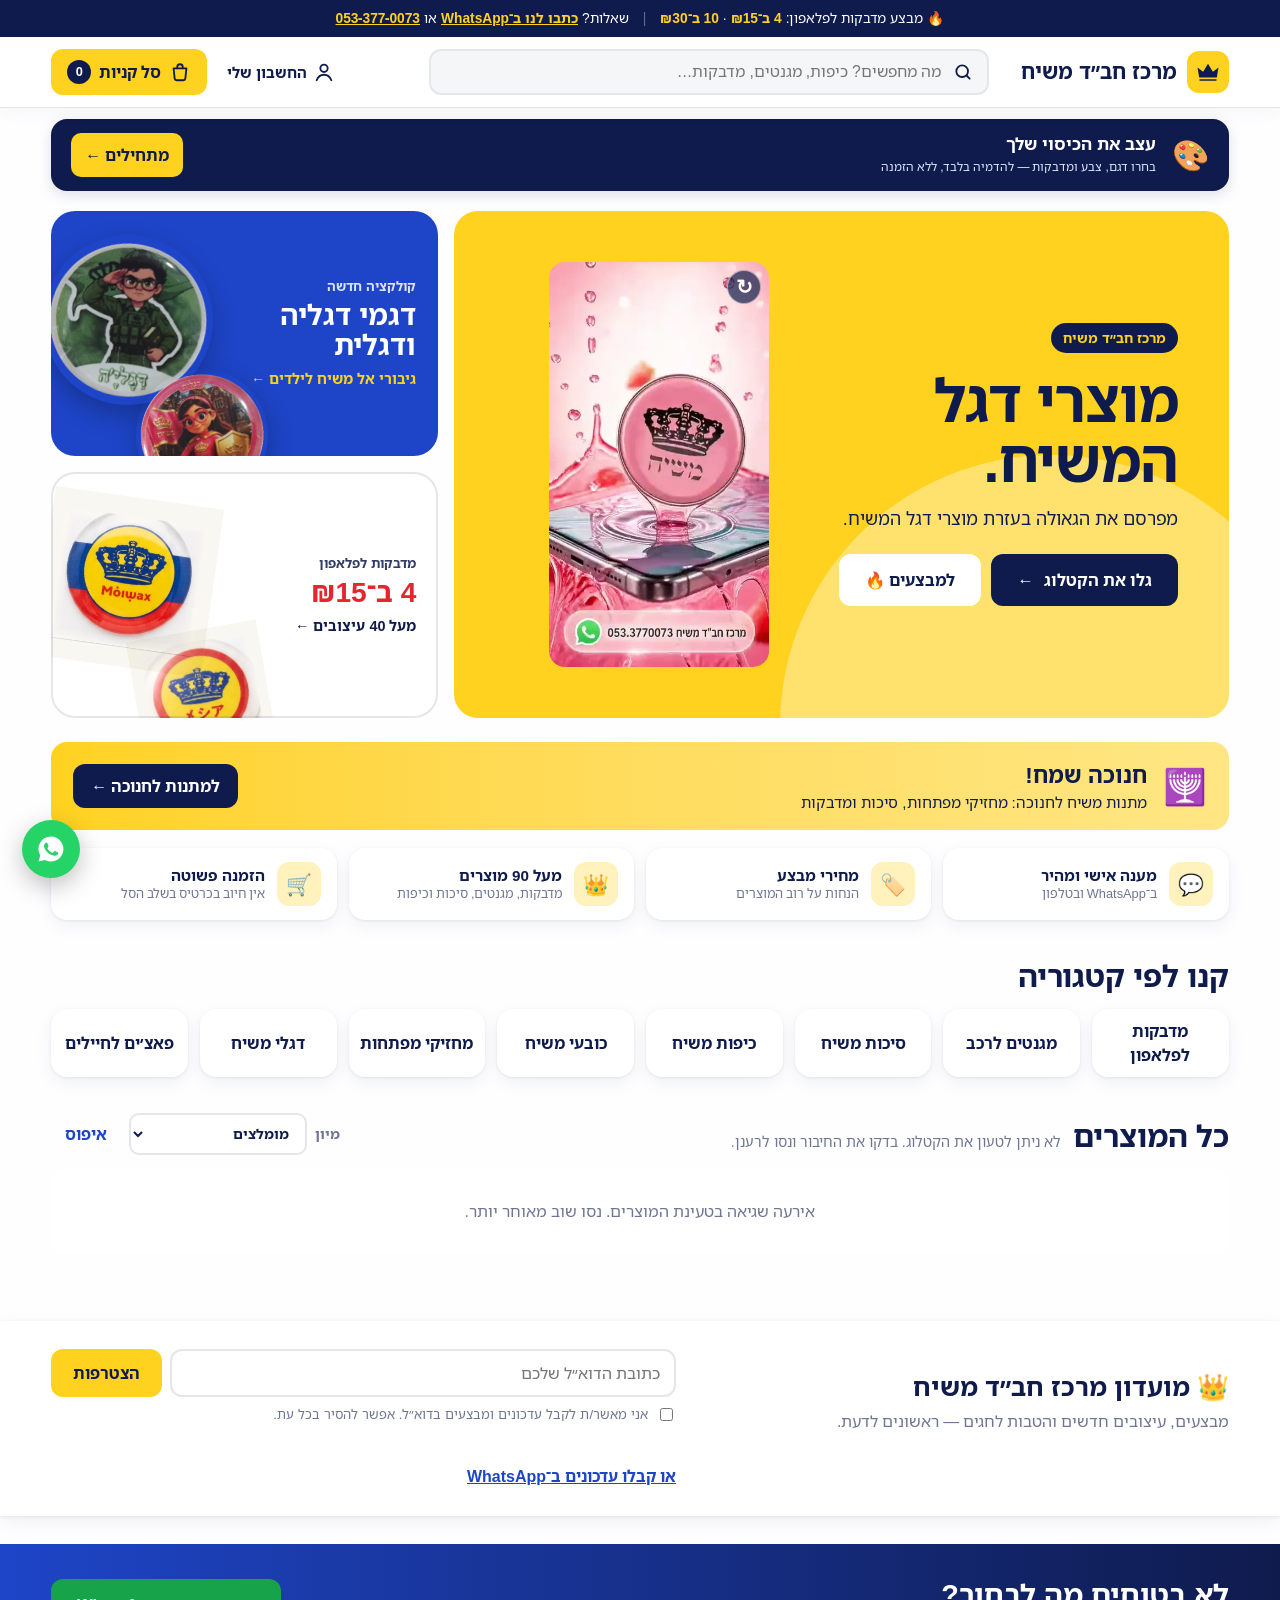
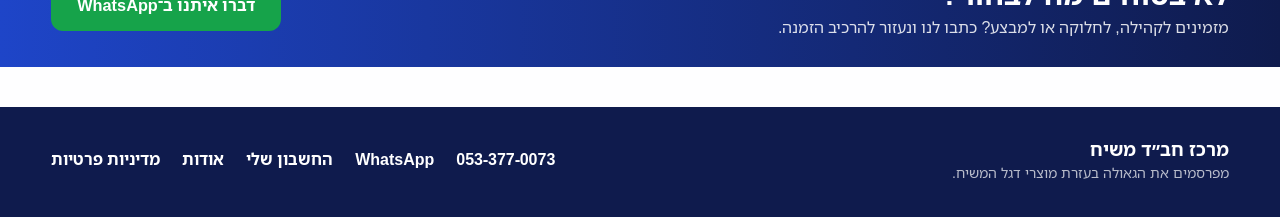
<file: index.html>
<!doctype html>
<html lang="he" dir="rtl">
<head>
<meta charset="utf-8">
<meta name="viewport" content="width=device-width, initial-scale=1">
<meta name="description" content="קטלוג מוצרי דגל המשיח של מרכז חב״ד משיח: מדבקות לפלאפון, מגנטים לרכב, סיכות, כיפות וכובעים.">
<meta name="theme-color" content="#ffd21f">
<title>מרכז חב״ד משיח — קטלוג</title>
<script src="/appearance-boot.js?v=1"></script>
<link rel="stylesheet" href="/appearance-fonts.css?v=2">
<link rel="stylesheet" href="catalogue-editorial.css?v=all-products-2">
<link rel="stylesheet" href="/appearance.css?v=9">
<link rel="stylesheet" href="/case-studio-promo.css?v=2">
<link rel="stylesheet" href="/storefront-extras.css?v=3">
<link rel="sitemap" type="application/xml" href="/sitemap.xml">
<script type="module" src="catalogue-editorial.js?v=all-products-2"></script>
<script type="module" src="/storefront-appearance.js?v=17"></script>
<script type="module" src="/seasonal.js?v=1"></script>
<script type="module" src="/newsletter.js?v=1"></script>
</head>
<body data-appearance-page="home">
<div class="announce" data-appearance-section="announce"><span data-appearance-text="announcePromo">🔥 מבצע מדבקות לפלאפון: <b>4 ב־₪15</b> · <b>10 ב־₪30</b></span><span class="announce-sep" aria-hidden="true">|</span><span><span data-appearance-text="announceAsk">שאלות?</span> <a href="https://wa.me/972533770073" target="_blank" rel="noopener noreferrer" data-appearance-text="announceWhatsapp">כתבו לנו ב־WhatsApp</a> <span data-appearance-text="announceOr">או</span> <a href="tel:+972533770073" dir="ltr" data-appearance-phone>053-377-0073</a></span></div>

<header class="mast">
  <a href="/" class="brand"><span class="brand-mark" aria-hidden="true"><svg viewBox="0 0 24 24" fill="currentColor"><path d="M3.2 17.5 1.5 7.6l5.6 4.1L12 3.8l4.9 7.9 5.6-4.1-1.7 9.9H3.2Zm.3 1.7h17v1.6h-17v-1.6Z"/></svg></span><span data-appearance-text="brand">מרכז חב״ד משיח</span></a>
  <label class="mast-search"><span class="sr-only">חיפוש מוצרים</span><input id="search" type="search" data-appearance-placeholder="searchPlaceholder" placeholder="מה מחפשים? כיפות, מגנטים, מדבקות…" autocomplete="off"></label>
  <a class="studio-mobile-link" href="/customize/" aria-label="עצב את הכיסוי שלך — תצוגה מקדימה בלבד"><span aria-hidden="true">🎨</span><span>עצב את הכיסוי שלך</span><span aria-hidden="true">←</span></a>
  <nav aria-label="ניווט ראשי">
    <a class="account-link" href="/account/" data-appearance-link="account"><svg class="icon" viewBox="0 0 24 24" width="22" height="22" fill="none" stroke="currentColor" stroke-width="2" stroke-linecap="round" aria-hidden="true"><circle cx="12" cy="8" r="4"/><path d="M4 21c1.5-4 4.5-6 8-6s6.5 2 8 6"/></svg><span data-appearance-text="menuAccount">החשבון שלי</span></a>
    <a class="catalog-link" href="/customize/" >🎨 עיצוב כיסוי אישי</a>
    <a class="catalog-link" href="#catalog" data-appearance-text="menuCatalog" data-appearance-link="catalog">לקטלוג ↓</a>
    <button id="basket" type="button" aria-label="פתיחת סל הקניות"><svg class="icon" viewBox="0 0 24 24" width="22" height="22" fill="none" stroke="currentColor" stroke-width="2" stroke-linecap="round" stroke-linejoin="round" aria-hidden="true"><path d="M5 8h14l-1.2 11.2a2 2 0 0 1-2 1.8H8.2a2 2 0 0 1-2-1.8L5 8Z"/><path d="M9 8V6.5a3 3 0 0 1 6 0V8"/></svg><span class="basket-label" data-appearance-text="basketButton">סל קניות</span><b id="count">0</b></button>
  </nav>
</header>

<aside class="case-studio-promo" aria-label="סטודיו לעיצוב כיסוי"><a href="/customize/"><span class="case-studio-icon" aria-hidden="true">🎨</span><span class="case-studio-text"><strong>עצב את הכיסוי שלך</strong><small>בחרו דגם, צבע ומדבקות — להדמיה בלבד, ללא הזמנה</small></span><span class="case-studio-cta">מתחילים ←</span></a></aside>

<main>
<section class="cover" aria-labelledby="cover-title">
  <div class="hero-main">
    <div class="cover-copy">
      <p class="eyebrow" data-appearance-text="eyebrow">מרכז חב״ד משיח</p>
      <h1 id="cover-title" data-appearance-text="title">מוצרי דגל המשיח.</h1>
      <p class="subtitle" data-appearance-text="subtitle">מפרסם את הגאולה בעזרת מוצרי דגל המשיח.</p>
      <div class="cover-actions"><a class="btn btn-dark" href="#catalog" data-appearance-href="catalogButton"><span data-appearance-text="catalogButton">גלו את הקטלוג</span> <span aria-hidden="true">←</span></a><a class="btn btn-light" href="#deals" data-appearance-href="dealsButton" data-appearance-text="dealsButton">למבצעים 🔥</a></div>
    </div>
    <div class="exhibit">
      <img class="exhibit-photo" data-appearance-image="heroMediaImage" data-appearance-optional data-cms-empty alt="" width="640" height="640">
      <video class="exhibit-video" data-appearance-media="heroMedia" src="/assets-v8/temple-home.mp4" poster="/assets-v8/temple-video-poster.webp" width="400" height="736" preload="metadata" muted playsinline aria-hidden="true"></video>
      <button type="button" class="exhibit-replay" aria-label="נגן שוב" title="נגן שוב" hidden><span aria-hidden="true">↻</span></button>
    </div>
  </div>
  <a class="promo promo-heroes" href="/?collection=heroes#catalog" data-appearance-section="promoHeroes" data-appearance-href="promoHeroes">
    <span class="promo-text"><small data-appearance-text="promoHeroesSmall">קולקציה חדשה</small><strong data-appearance-text="modelsButton">דגמי דגליה ודגלית</strong><em data-appearance-text="promoHeroesNote">גיבורי אל משיח לילדים ←</em></span>
    <img data-appearance-image="promoHeroesImage1" src="assets-v8/degaliya/salute-thumb.webp" alt="" loading="lazy"><img data-appearance-image="promoHeroesImage2" src="assets-v8/degaliya/pink-shield-thumb.webp" alt="" loading="lazy">
  </a>
  <a class="promo promo-stickers" href="/?category=PhoneStickers#catalog" data-appearance-section="promoStickers" data-appearance-href="promoStickers">
    <span class="promo-text"><small data-appearance-text="promoStickersSmall">מדבקות לפלאפון</small><strong data-appearance-text="promoStickersTitle">4 ב־₪15</strong><em data-appearance-text="promoStickersNote">מעל 40 עיצובים ←</em></span>
    <img data-appearance-image="promoStickersImage1" src="assets-v8/sc_13.webp" alt="" loading="lazy"><img data-appearance-image="promoStickersImage2" src="assets-v8/sc_1.webp" alt="" loading="lazy">
  </a>
</section>

<aside id="seasonal" class="seasonal" hidden aria-label="מבצע עונתי" data-appearance-section="seasonal"><span class="seasonal-icon" aria-hidden="true"></span><div><strong class="seasonal-title"></strong><p class="seasonal-text"></p></div><a class="seasonal-cta" href="/#catalog"></a></aside>

<ul class="perks" aria-label="למה לקנות אצלנו" data-appearance-section="perks">
  <li data-appearance-section="perk1"><span class="perk-icon" aria-hidden="true" data-appearance-text="perk1Icon">💬</span><div><strong data-appearance-text="perk1Title">מענה אישי ומהיר</strong><small data-appearance-text="perk1Text">ב־WhatsApp ובטלפון</small></div></li>
  <li data-appearance-section="perk2"><span class="perk-icon" aria-hidden="true" data-appearance-text="perk2Icon">🏷️</span><div><strong data-appearance-text="perk2Title">מחירי מבצע</strong><small data-appearance-text="perk2Text">הנחות על רוב המוצרים</small></div></li>
  <li data-appearance-section="perk3"><span class="perk-icon" aria-hidden="true" data-appearance-text="perk3Icon">👑</span><div><strong data-appearance-text="perk3Title">מעל 90 מוצרים</strong><small data-appearance-text="perk3Text">מדבקות, מגנטים, סיכות וכיפות</small></div></li>
  <li data-appearance-section="perk4"><span class="perk-icon" aria-hidden="true" data-appearance-text="perk4Icon">🛒</span><div><strong data-appearance-text="perk4Title">הזמנה פשוטה</strong><small data-appearance-text="perk4Text">אין חיוב בכרטיס בשלב הסל</small></div></li>
</ul>

<section class="shelf" aria-labelledby="cats-title" data-appearance-section="categoriesShelf">
  <div class="shelf-head"><h2 id="cats-title" data-appearance-text="categoriesTitle">קנו לפי קטגוריה</h2></div>
  <aside class="index"><nav id="categories" class="categories-fallback" aria-label="קטגוריות מוצרים" data-appearance-edit="categoryNames"><a href="/?category=PhoneStickers#catalog">מדבקות לפלאפון</a><a href="/?category=CarMagnets#catalog">מגנטים לרכב</a><a href="/?category=Pins#catalog">סיכות משיח</a><a href="/?category=Kippas#catalog">כיפות משיח</a><a href="/?category=Caps#catalog">כובעי משיח</a><a href="/?category=Keychains#catalog">מחזיקי מפתחות</a><a href="/?category=Flags#catalog">דגלי משיח</a><a href="/?category=SoldierPatches#catalog">פאצ׳ים לחיילים</a></nav><noscript><p role="alert">יש להפעיל JavaScript בדפדפן כדי לראות את הקטגוריות והמוצרים. אפשר לפנות לחנות בטלפון 053-377-0073.</p></noscript></aside>
</section>

<section class="shelf" id="deals" aria-labelledby="deals-title" hidden data-appearance-section="deals">
  <div class="shelf-head"><h2 id="deals-title" data-appearance-text="dealsTitle">🔥 המבצעים הכי שווים</h2><a href="#catalog" data-appearance-text="dealsLink" data-appearance-href="dealsLink">לכל המוצרים ←</a></div>
  <div class="rail" id="deals-rail"></div>
</section>

<section class="shelf" id="heroes" aria-labelledby="heroes-title" hidden data-appearance-section="heroes">
  <div class="shelf-head"><h2 id="heroes-title" data-appearance-text="heroesTitle">✨ גיבורי אל משיח</h2><a href="/?collection=heroes#catalog" data-appearance-text="heroesLink" data-appearance-href="heroesLink">לכל הדגמים ←</a></div>
  <div class="rail" id="heroes-rail"></div>
</section>

<section class="catalog" id="catalog" aria-labelledby="catalog-title">
  <div class="catalog-bar">
    <div class="heading"><h2 id="catalog-title" data-appearance-edit="catalogTexts">כל המוצרים</h2><p id="result-count" role="status" data-appearance-edit="catalogTexts">טוען קטלוג…</p></div>
    <div class="controls"><label><span data-appearance-text="sortLabel">מיון</span><select id="sort"><option value="catalog" data-appearance-text="sortRecommended">מומלצים</option><option value="low" data-appearance-text="sortLow">מחיר: מהנמוך לגבוה</option><option value="high" data-appearance-text="sortHigh">מחיר: מהגבוה לנמוך</option></select></label><button id="reset" type="button" data-appearance-text="resetButton">איפוס</button></div>
  </div>
  <div id="badge-filters" class="badge-filters" hidden aria-label="סינון מדבקות"></div>
  <div id="products" class="products"><div class="item skeleton" aria-hidden="true"></div><div class="item skeleton" aria-hidden="true"></div><div class="item skeleton" aria-hidden="true"></div><div class="item skeleton" aria-hidden="true"></div><div class="item skeleton" aria-hidden="true"></div><div class="item skeleton" aria-hidden="true"></div><div class="item skeleton" aria-hidden="true"></div><div class="item skeleton" aria-hidden="true"></div></div>
  <noscript><p>קטלוג מוצרי משיח: מדבקות לפלאפון, דגלים, סיכות, כיפות, מחזיקי מפתחות ומוצרים נוספים. לעיון במלאי ובמחירים יש להפעיל JavaScript.</p></noscript>
</section>

<section class="club" aria-labelledby="club-title" data-appearance-section="club">
  <div class="club-copy"><h2 id="club-title" data-appearance-text="clubTitle">👑 מועדון מרכז חב״ד משיח</h2><p data-appearance-text="clubText">מבצעים, עיצובים חדשים והטבות לחגים — ראשונים לדעת.</p></div>
  <form class="club-form" data-newsletter="home">
    <label class="sr-only" for="club-email">כתובת דוא״ל</label>
    <input id="club-email" name="email" type="email" required maxlength="254" autocomplete="email" placeholder="כתובת הדוא״ל שלכם">
    <input class="club-hp" name="website" tabindex="-1" autocomplete="off" aria-hidden="true">
    <button type="submit" data-appearance-text="clubButton">הצטרפות</button>
    <label class="club-consent"><input name="consent" type="checkbox" value="1" required> אני מאשר/ת לקבל עדכונים ומבצעים בדוא״ל. אפשר להסיר בכל עת.</label>
    <p class="club-status" role="status"></p>
  </form>
  <a class="club-wa" href="https://wa.me/972533770073?text=%D7%A9%D7%9C%D7%95%D7%9D%2C%20%D7%90%D7%A9%D7%9E%D7%97%20%D7%9C%D7%A7%D7%91%D7%9C%20%D7%A2%D7%93%D7%9B%D7%95%D7%A0%D7%99%20%D7%9E%D7%91%D7%A6%D7%A2%D7%99%D7%9D%20%D7%91%D7%95%D7%95%D7%90%D7%98%D7%A1%D7%90%D7%A4" target="_blank" rel="noopener noreferrer" data-appearance-text="clubWhatsapp">או קבלו עדכונים ב־WhatsApp</a>
</section>

<section class="help-band" aria-labelledby="help-title" data-appearance-section="helpBand">
  <div><h2 id="help-title" data-appearance-text="helpTitle">לא בטוחים מה לבחור?</h2><p data-appearance-text="helpText">מזמינים לקהילה, לחלוקה או למבצע? כתבו לנו ונעזור להרכיב הזמנה.</p></div>
  <a class="btn btn-wa" href="https://wa.me/972533770073?text=%D7%A9%D7%9C%D7%95%D7%9D%2C%20%D7%90%D7%A9%D7%9E%D7%97%20%D7%9C%D7%A2%D7%96%D7%A8%D7%94%20%D7%91%D7%91%D7%97%D7%99%D7%A8%D7%AA%20%D7%9E%D7%95%D7%A6%D7%A8%D7%99%D7%9D" target="_blank" rel="noopener noreferrer" data-appearance-text="helpButton" data-appearance-href="helpButton">דברו איתנו ב־WhatsApp</a>
</section>
</main>

<footer data-appearance-section="footer">
  <div><strong data-appearance-text="footerName">מרכז חב״ד משיח</strong><p data-appearance-text="footerTagline">מפרסמים את הגאולה בעזרת מוצרי דגל המשיח.</p></div>
  <div class="footer-links"><a href="tel:+972533770073" dir="ltr" data-appearance-phone>053-377-0073</a><a href="https://wa.me/972533770073" target="_blank" rel="noopener noreferrer" data-appearance-text="footerWhatsapp">WhatsApp</a><a href="/account/" data-appearance-text="footerAccount">החשבון שלי</a><a href="/about/" data-appearance-text="footerAbout">אודות</a><a href="/privacy/" data-appearance-text="footerPrivacy">מדיניות פרטיות</a></div>
</footer>

<a class="wa-float" data-appearance-section="waFloat" href="https://wa.me/972533770073" target="_blank" rel="noopener noreferrer" aria-label="שיחה ב־WhatsApp"><svg viewBox="0 0 24 24" width="30" height="30" fill="currentColor" aria-hidden="true"><path d="M12 2a10 10 0 0 0-8.6 15.1L2 22l5-1.3A10 10 0 1 0 12 2Zm5.3 14.2c-.2.6-1.3 1.2-1.8 1.2-.5.1-1 .1-3.3-.8-2.8-1.1-4.5-3.9-4.7-4.1-.1-.2-1.1-1.5-1.1-2.9s.7-2 1-2.3c.2-.3.5-.3.7-.3h.5c.2 0 .4 0 .6.5l.8 2c.1.2.1.4 0 .5l-.3.5-.4.4c-.1.1-.3.3-.1.6.2.3.7 1.2 1.6 2 1.1 1 2 1.3 2.3 1.4.3.1.5.1.6-.1l.9-1.1c.2-.3.4-.2.7-.1l1.9.9c.3.1.5.2.5.3.1.2.1.7-.1 1.3Z"/></svg></a>

<button id="floating-cart" class="floating-cart" type="button" hidden aria-label="פתיחת סל הקניות">
  <span class="floating-cart-description"><strong><span data-appearance-text="floatingCartLabel">הסל שלי</span> · <span id="floating-cart-count">0</span> פריטים</strong></span>
  <strong id="floating-cart-total" class="floating-cart-total" dir="ltr">₪0</strong>
  <span class="floating-cart-arrow" aria-hidden="true" data-appearance-text="floatingCartGo">לתשלום ←</span>
</button>
<dialog id="cart-dialog" class="cart-drawer" aria-labelledby="cart-dialog-title">
  <div class="cart-drawer-header"><div><span class="cart-overline" data-appearance-text="cartOverline">ההזמנה שלך</span><h2 id="cart-dialog-title"><span data-appearance-text="cartTitle">סל הקניות</span> <span id="drawer-count"></span></h2></div><button id="close-cart" type="button" class="cart-close" aria-label="סגירת סל הקניות">×</button></div>
  <div id="cart-dialog-body" class="cart-drawer-content"></div>
</dialog>
<dialog id="dialog"><div class="dialog-top"><button id="close" type="button" aria-label="סגירה">×</button></div><div id="dialog-body"></div></dialog>
<div class="toast" id="toast" role="status" aria-live="polite" hidden></div>
<dialog id="added-dialog" class="added-dialog" aria-labelledby="added-title"><button type="button" class="added-close" id="added-close" aria-label="סגירה">×</button><p class="added-check" aria-hidden="true">✓</p><h2 id="added-title" data-appearance-text="addedTitle">המוצר נוסף לסל בהצלחה</h2><p id="added-name" class="added-name"></p><div class="added-actions"><button type="button" id="added-cart" class="added-primary" data-appearance-text="addedToCart">למעבר לסל</button><button type="button" id="added-continue" class="added-secondary" data-appearance-text="addedContinue">המשך בקניות</button></div></dialog>
<p class="sr-only" id="announcement" role="status"></p>
</body>
</html>
</file>
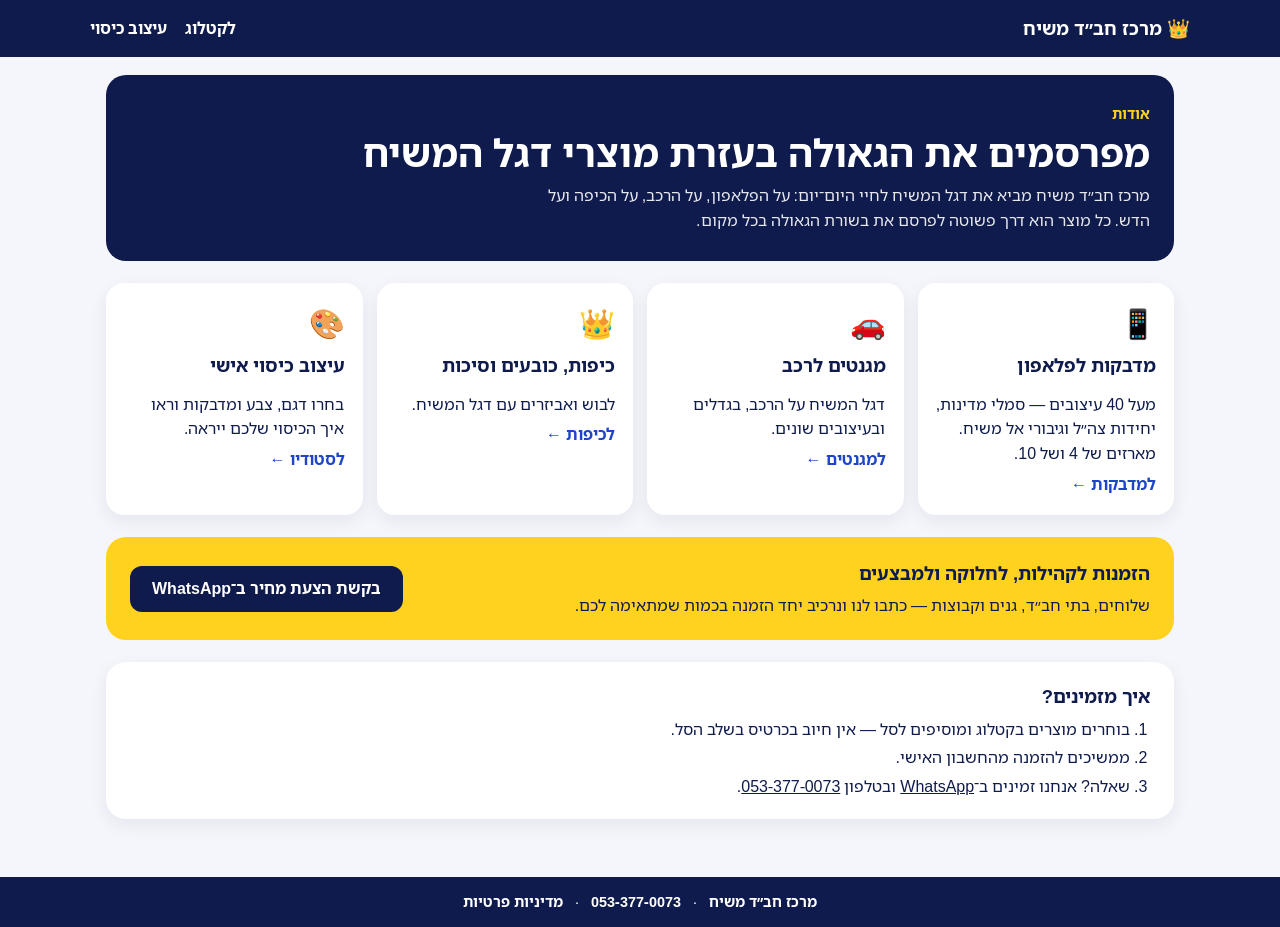
<file: about/index.html>
<!doctype html>
<html lang="he" dir="rtl">
<head>
<meta charset="utf-8"><meta name="viewport" content="width=device-width,initial-scale=1">
<title>אודות | מרכז חב״ד משיח</title>
<meta name="description" content="מרכז חב״ד משיח — מוצרי דגל המשיח לפרסום בשורת הגאולה: מדבקות לפלאפון, מגנטים לרכב, סיכות, כיפות, כובעים ודגלים. הזמנות לקהילות, לחלוקה ולמבצעים.">
<link rel="canonical" href="https://mercaz-habad.pages.dev/about/">
<meta name="theme-color" content="#ffd21f">
<link rel="stylesheet" href="/appearance-fonts.css?v=2">
<link rel="stylesheet" href="/product-page.css?v=1">
<link rel="stylesheet" href="/about/about.css?v=1">
</head>
<body>
<header class="pp-head"><a href="/" class="pp-brand">👑 מרכז חב״ד משיח</a><nav><a href="/#catalog">לקטלוג</a><a href="/customize/">עיצוב כיסוי</a></nav></header>
<main class="pp about">
<section class="about-hero">
  <p class="pp-cat">אודות</p>
  <h1>מפרסמים את הגאולה בעזרת מוצרי דגל המשיח</h1>
  <p>מרכז חב״ד משיח מביא את דגל המשיח לחיי היום־יום: על הפלאפון, על הרכב, על הכיפה ועל הדש. כל מוצר הוא דרך פשוטה לפרסם את בשורת הגאולה בכל מקום.</p>
</section>

<section class="about-grid" aria-label="מה אנחנו מציעים">
  <article><span aria-hidden="true">📱</span><h2>מדבקות לפלאפון</h2><p>מעל 40 עיצובים — סמלי מדינות, יחידות צה״ל וגיבורי אל משיח. מארזים של 4 ושל 10.</p><a href="/?category=PhoneStickers#catalog">למדבקות ←</a></article>
  <article><span aria-hidden="true">🚗</span><h2>מגנטים לרכב</h2><p>דגל המשיח על הרכב, בגדלים ובעיצובים שונים.</p><a href="/?category=CarMagnets#catalog">למגנטים ←</a></article>
  <article><span aria-hidden="true">👑</span><h2>כיפות, כובעים וסיכות</h2><p>לבוש ואביזרים עם דגל המשיח.</p><a href="/?category=Kippas#catalog">לכיפות ←</a></article>
  <article><span aria-hidden="true">🎨</span><h2>עיצוב כיסוי אישי</h2><p>בחרו דגם, צבע ומדבקות וראו איך הכיסוי שלכם ייראה.</p><a href="/customize/">לסטודיו ←</a></article>
</section>

<section class="about-band">
  <div>
    <h2>הזמנות לקהילות, לחלוקה ולמבצעים</h2>
    <p>שלוחים, בתי חב״ד, גנים וקבוצות — כתבו לנו ונרכיב יחד הזמנה בכמות שמתאימה לכם.</p>
  </div>
  <a class="pp-btn" href="https://wa.me/972533770073?text=%D7%A9%D7%9C%D7%95%D7%9D%2C%20%D7%90%D7%A9%D7%9E%D7%97%20%D7%9C%D7%94%D7%A6%D7%A2%D7%AA%20%D7%9E%D7%97%D7%99%D7%A8%20%D7%9C%D7%94%D7%96%D7%9E%D7%A0%D7%94%20%D7%91%D7%9B%D7%9E%D7%95%D7%AA" target="_blank" rel="noopener noreferrer">בקשת הצעת מחיר ב־WhatsApp</a>
</section>

<section class="about-contact" aria-labelledby="contact-title">
  <h2 id="contact-title">איך מזמינים?</h2>
  <ol>
    <li>בוחרים מוצרים בקטלוג ומוסיפים לסל — אין חיוב בכרטיס בשלב הסל.</li>
    <li>ממשיכים להזמנה מהחשבון האישי.</li>
    <li>שאלה? אנחנו זמינים ב־<a href="https://wa.me/972533770073" target="_blank" rel="noopener noreferrer">WhatsApp</a> ובטלפון <a href="tel:+972533770073" dir="ltr">053-377-0073</a>.</li>
  </ol>
</section>
</main>
<footer class="pp-foot"><a href="/">מרכז חב״ד משיח</a> · <a href="tel:+972533770073" dir="ltr">053-377-0073</a> · <a href="/privacy/">מדיניות פרטיות</a></footer>
</body>
</html>
</file>
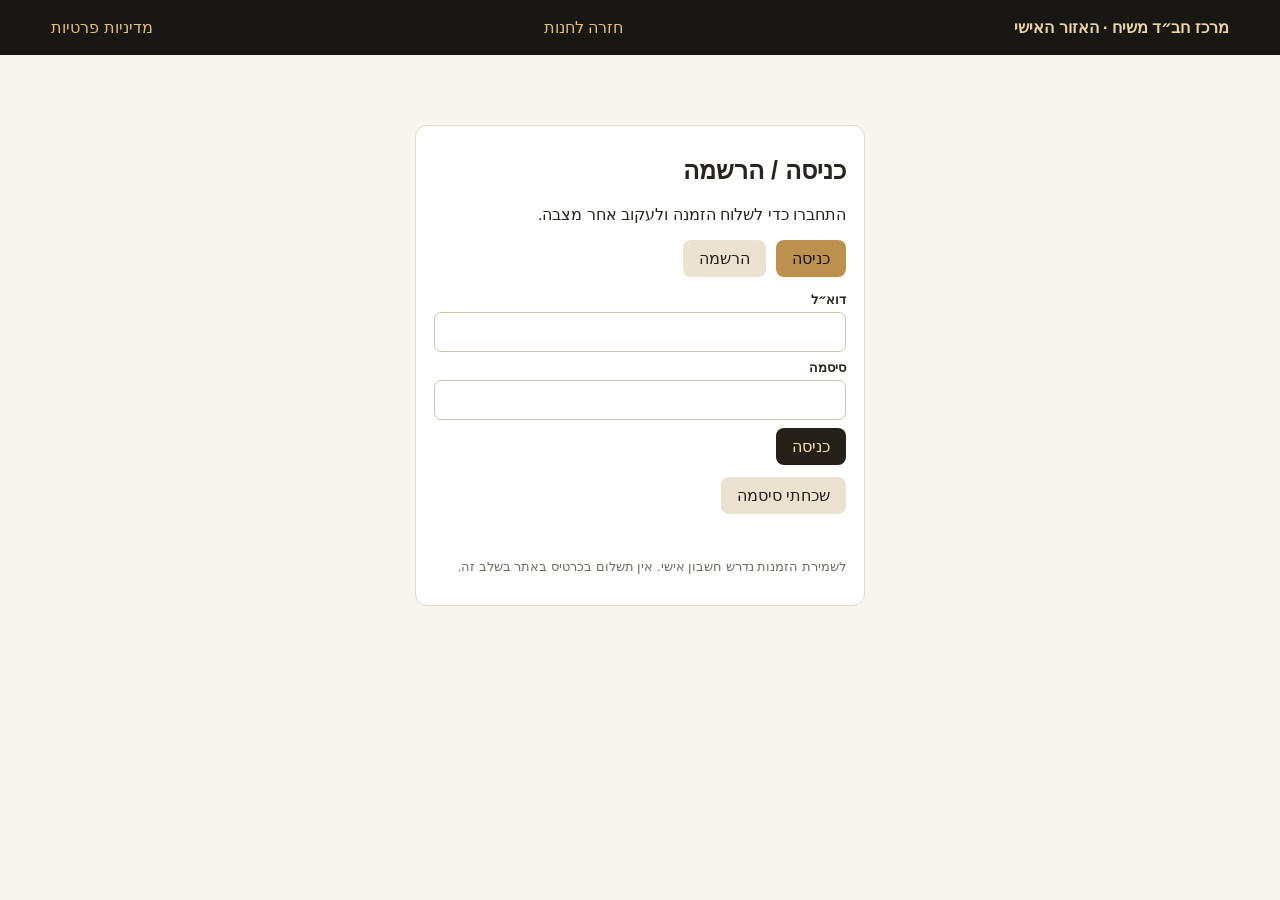
<file: account/index.html>
<!doctype html><html lang="he" dir="rtl"><head><meta charset="utf-8"><meta name="viewport" content="width=device-width,initial-scale=1"><meta name="robots" content="noindex"><meta http-equiv="Content-Security-Policy" content="default-src 'self'; connect-src 'self' https://bdalhyqpruefdbyirykp.supabase.co; script-src 'self'; style-src 'self'; img-src 'self' data: https://bdalhyqpruefdbyirykp.supabase.co; base-uri 'none'; form-action 'self'"><title>האזור האישי | מרכז חב״ד משיח</title><script src="/appearance-boot.js?v=1"></script>
<link rel="stylesheet" href="/staff.css"><link rel="stylesheet" href="/appearance-fonts.css?v=2"><link rel="stylesheet" href="/appearance.css?v=9"><script type="module" src="/storefront-appearance.js?v=17"></script></head><body data-appearance-page="account">
<header><strong data-appearance-text="accountBrand">מרכז חב״ד משיח · האזור האישי</strong><a href="/" data-appearance-text="accountBack">חזרה לחנות</a><a href="/privacy/" data-appearance-text="accountPrivacyLink">מדיניות פרטיות</a></header><main>
<noscript><p role="alert">יש להפעיל JavaScript כדי להתחבר, לאפס סיסמה או לבצע הזמנה. אפשר לפנות לחנות בטלפון 053-377-0073.</p></noscript><section id="authView" class="login"><h1 data-appearance-text="accountLogin">כניסה / הרשמה</h1><p data-appearance-text="accountIntro">התחברו כדי לשלוח הזמנה ולעקוב אחר מצבה.</p><div class="navtabs"><button id="showLogin" class="active" type="button" data-appearance-text="accountLoginTab">כניסה</button><button id="showSignup" type="button" class="secondary" data-appearance-text="accountSignupTab">הרשמה</button></div>
<form id="authForm"><div class="field"><label for="email">דוא״ל</label><input id="email" type="email" autocomplete="email" required></div><div class="field"><label for="password">סיסמה</label><input id="password" type="password" minlength="8" autocomplete="current-password" required></div><button id="authSubmit" type="submit">כניסה</button></form><button id="forgotPassword" class="secondary" type="button" data-appearance-text="accountForgot">שכחתי סיסמה</button><section id="recoverSection" class="hidden" aria-labelledby="recoverTitle"><h2 id="recoverTitle">איפוס סיסמה</h2><form id="recoverForm"><div class="field"><label for="recoverEmail">כתובת דוא״ל</label><input id="recoverEmail" type="email" autocomplete="email" required maxlength="254"></div><button type="submit">שליחת קישור לאיפוס</button><button id="cancelRecover" class="secondary" type="button">חזרה לכניסה</button></form><p id="recoverStatus" class="status" role="status"></p></section><section id="newPasswordSection" class="hidden" aria-labelledby="newPasswordTitle"><h2 id="newPasswordTitle">בחירת סיסמה חדשה</h2><form id="newPasswordForm"><div class="field"><label for="newPassword">סיסמה חדשה (לפחות 8 תווים)</label><input id="newPassword" type="password" minlength="8" maxlength="128" autocomplete="new-password" required></div><div class="field"><label for="confirmNewPassword">אימות סיסמה חדשה</label><input id="confirmNewPassword" type="password" minlength="8" maxlength="128" autocomplete="new-password" required></div><button type="submit">שמירת סיסמה חדשה</button></form><p id="newPasswordStatus" class="status" role="status"></p></section><p id="authStatus" class="status" role="status"></p><p class="muted" data-appearance-text="accountNote">לשמירת הזמנות נדרש חשבון אישי. אין תשלום בכרטיס באתר בשלב זה.</p></section>
<div id="accountView" class="hidden"><div class="row"><h1 data-appearance-text="accountTitle">החשבון שלי</h1><span id="accountEmail" class="muted"></span><button class="secondary" id="logout">התנתקות</button></div>
<section id="checkout" class="hidden"><h2 data-appearance-text="checkoutTitle">שליחת בקשת הזמנה</h2><div class="note" data-appearance-text="checkoutNote">תשלום מקוון טרם הופעל. ההזמנה תירשם כ״ממתינה לתשלום״ ולא תחויב כרטיס אשראי. בעל החנות יוכל לתאם את המשך הטיפול.</div><div id="cartSummary"></div>
<form id="checkoutForm"><div class="field"><label for="deliveryMethod">דרך קבלת ההזמנה</label><select id="deliveryMethod" required><option value="">בחרו דרך קבלת ההזמנה — האפשרויות ייטענו לאחר התחברות</option></select><p id="deliveryInfo" class="muted" role="status"></p></div><div class="grid"><div class="field"><label for="customerName">שם מלא</label><input id="customerName" required minlength="2" maxlength="120"></div><div class="field"><label for="customerPhone">טלפון</label><input id="customerPhone" required minlength="6" maxlength="30" inputmode="tel"></div><div class="field"><label for="customerAddress" id="addressLabel">כתובת למשלוח</label><input id="customerAddress" required minlength="6" maxlength="400"></div></div><div class="field"><label for="customerNotes">הערות להזמנה</label><textarea id="customerNotes" maxlength="800" rows="2"></textarea></div><div class="field"><label for="couponCode">קוד קופון (אם יש)</label><div class="row"><input id="couponCode" maxlength="30" autocomplete="off" autocapitalize="characters" spellcheck="false" dir="ltr"><button type="button" id="checkCoupon" class="secondary">בדיקת קוד</button></div><p id="couponStatus" class="muted" role="status"></p></div><p class="muted" data-appearance-text="checkoutPrivacyNote">פרטי ההזמנה ישמשו לטיפול בהזמנה בהתאם ל<a href="/privacy/">מדיניות הפרטיות</a>.</p><button id="reviewOrder" type="submit">בדיקה ואישור פרטי ההזמנה</button></form><section id="orderReview" class="hidden order-review" aria-labelledby="orderReviewTitle"><h3 id="orderReviewTitle">אישור פרטי הזמנה</h3><p class="muted">נא לבדוק את פרטי ההזמנה לפני השליחה. התשלום המקוון אינו פעיל.</p><div id="reviewSummary"></div><div class="row"><button type="button" id="confirmOrder">אישור ושליחת בקשת ההזמנה</button><button type="button" id="editOrder" class="secondary">עריכת פרטים</button></div></section><p id="checkoutStatus" class="status" role="status"></p></section>
<section><div class="toolbar"><h2 data-appearance-text="accountOrders">ההזמנות שלי</h2><button id="reload" type="button" class="secondary">רענון</button></div><div id="orders"></div></section></div>
</main><script type="module" src="/account.js?v=all-products-2"></script></body></html>
</file>
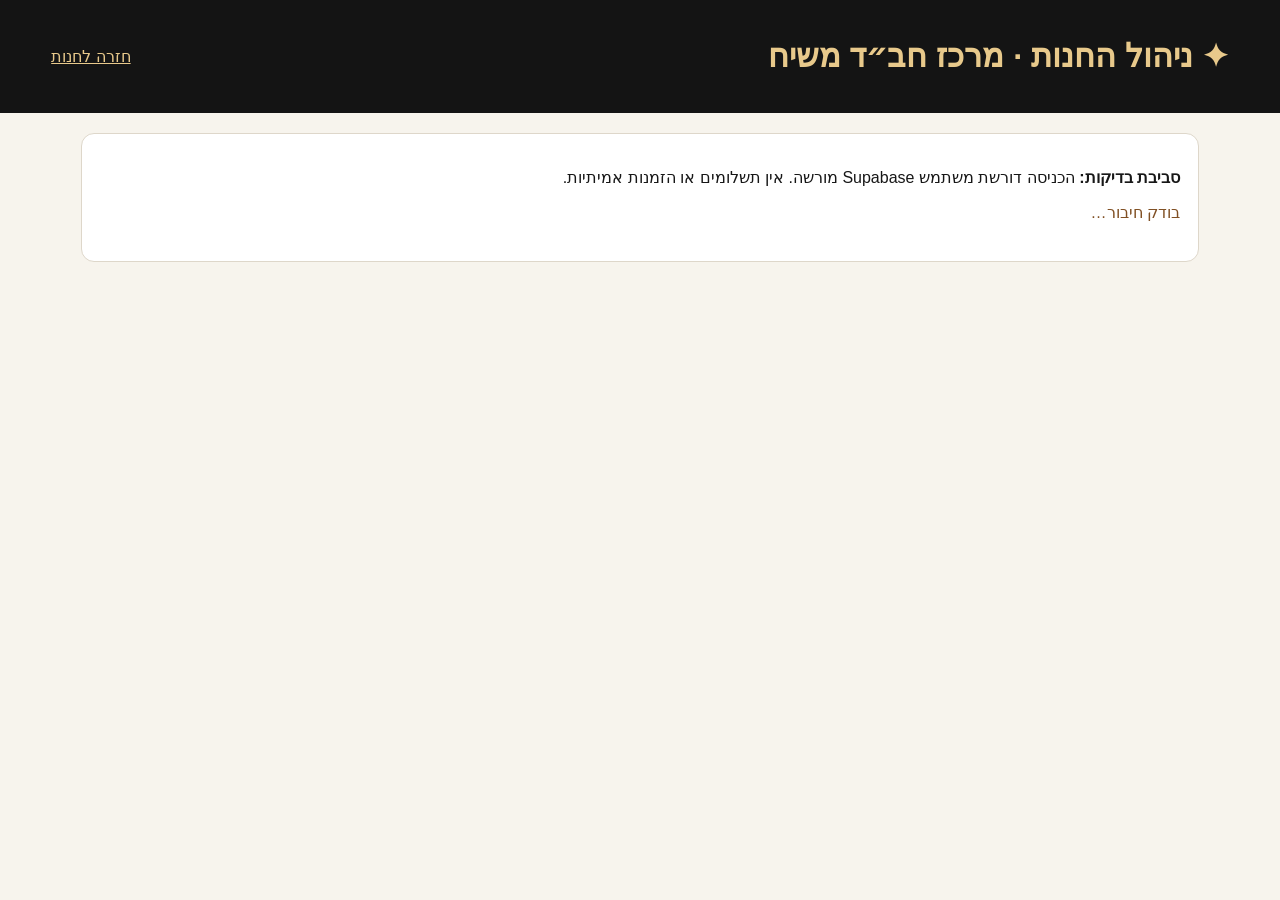
<file: admin-supabase/index.html>
<!doctype html>
<html lang="he" dir="rtl"><head><meta charset="UTF-8"><meta name="viewport" content="width=device-width,initial-scale=1">
<title>ניהול החנות | מרכז חב״ד משיח</title>
<style>
:root{--gold:#bf9850;--ink:#171717;--bg:#f7f4ed}
*{box-sizing:border-box}body{margin:0;font-family:Arial,"Segoe UI",sans-serif;background:var(--bg);color:var(--ink)}
header{padding:16px 4vw;background:#141414;color:#e8c98b;display:flex;justify-content:space-between;align-items:center;gap:12px;flex-wrap:wrap}
header a{color:#e8c98b}main{max-width:1150px;padding:20px 16px;margin:auto}
.panel{padding:18px;border:1px solid #ded7ca;background:white;border-radius:13px;margin-bottom:18px}
input,textarea,select,button{font:inherit;padding:11px;border-radius:8px;border:1px solid #cdc3b4}
input,textarea,select{width:100%;background:#fff}
button{background:#171717;color:#ebcb91;cursor:pointer;border:0;min-height:44px}
button:disabled{opacity:.6;cursor:wait}.ghost{color:#171717;background:#efe7d7}
.toolbar{display:flex;flex-wrap:wrap;gap:10px;align-items:center;margin-bottom:13px}
.toolbar input{flex:1;min-width:170px}
table{border-collapse:collapse;width:100%;min-width:680px}th,td{text-align:right;padding:10px;border-bottom:1px solid #e5e0d8}
th{background:#f5f1e8}.table-scroll{overflow-x:auto}
.thumb{height:55px;width:55px;object-fit:contain;background:#f9f7f2}
.status{min-height:24px;color:#805024}.error{color:#a52424}
dialog{border:0;border-radius:15px;width:min(550px,94vw);box-shadow:0 12px 55px #0005;max-height:92vh;overflow:auto}
dialog::backdrop{background:#0009}
form{display:grid;gap:11px}label{display:grid;gap:4px;font-size:14px;font-weight:bold}
button:focus-visible,input:focus-visible{outline:3px solid var(--gold)}
@media(max-width:600px){header h1{font-size:19px}.panel{padding:12px}main{padding:12px}.toolbar button{width:100%}}
</style></head>
<body><header><h1>✦ ניהול החנות · מרכז חב״ד משיח</h1><a href="/">חזרה לחנות</a></header>
<main>
<section class="panel" id="setup"><p><b>סביבת בדיקות:</b> הכניסה דורשת משתמש Supabase מורשה. אין תשלומים או הזמנות אמיתיות.</p><p class="status" id="status" role="status">בודק חיבור…</p></section>
<section class="panel" id="signin" hidden><h2>כניסת מנהל</h2><form id="loginform"><label>דוא״ל מורשה<input id="loginEmail" type="email" required autocomplete="email"></label><button>קבלת קישור התחברות בדוא״ל</button></form><p>רק חשבון שקיבל הרשאה בטבלת מנהלי החנות יכול לערוך מוצרים.</p></section>
<section class="panel" id="dashboard" hidden>
<div class="toolbar"><input id="search" placeholder="חיפוש לפי שם, מק״ט או קטגוריה" aria-label="חיפוש">
<button id="refresh">רענון</button><button class="ghost" id="logout">התנתקות</button></div>
<p id="count"></p><div class="table-scroll"><table><thead><tr><th>תמונה</th><th>מוצר</th><th>מק״ט</th><th>מחיר ₪</th><th>מלאי</th><th>פעיל</th><th>פעולה</th></tr></thead><tbody id="rows"></tbody></table></div>
</section>
<dialog id="editdialog"><form id="editform"><h2>עריכת מוצר</h2><p id="sku"></p>
<label>שם המוצר<input name="name_he" required maxlength="200"></label>
<label>תיאור<textarea name="description" maxlength="2000" rows="3"></textarea></label>
<label>מחיר ₪ (ריק = לא ידוע)<input name="price" inputmode="decimal" type="number" min="0" max="1000000" step=".01"></label>
<label>מחיר קודם ₪ (ריק = אין)<input name="oldprice" type="number" min="0" max="1000000" step=".01"></label>
<label>מלאי מאומת<input name="stock" type="number" min="0" max="1000000" step="1" required></label>
<label>תצוגה<select name="active"><option value="true">מוצג</option><option value="false">מוסתר</option></select></label>
<label>צילום חדש (עד 5 MB)<input id="photo" type="file" accept="image/png,image/jpeg,image/webp"></label>
<div class="toolbar"><button id="save">שמירה</button><button type="button" class="ghost" id="cancel">ביטול</button></div></form></dialog>
</main>
<script type="module">
import { createClient } from 'https://esm.sh/@supabase/supabase-js@2.95.0';
import { SUPABASE_URL, SUPABASE_PUBLISHABLE_KEY } from './config.js';
const $=id=>document.getElementById(id);
let client=null,products=[],editing=null;
const status=(message,isError=false)=>{$('status').textContent=message;$('status').className=isError?'status error':'status'};
const esc=x=>String(x??'').replace(/[&<>"']/g,c=>({'&':'&amp;','<':'&lt;','>':'&gt;','"':'&quot;',"'":'&#39;'}[c]));
const imageUrl=x=>x?.startsWith('/assets-')?x:(x||'');
const money=x=>x==null?'מחיר לא אושר':(x/100).toFixed(2);
function paint(){
 const q=$('search').value.trim().toLowerCase();
 const listed=products.filter(p=>[p.id,p.name_he,p.category].some(x=>String(x||'').toLowerCase().includes(q)));
 $('count').textContent=listed.length+' מתוך '+products.length;
 $('rows').innerHTML=listed.map(p=>'<tr><td><img class="thumb" src="'+esc(imageUrl(p.image_url))+'" alt=""></td><td>'+esc(p.name_he)+'</td><td dir="ltr">'+esc(p.id)+'</td><td>'+money(p.price_agorot)+'</td><td>'+p.stock+'</td><td>'+(p.active?'כן':'לא')+'</td><td><button data-id="'+esc(p.id)+'">עריכה</button></td></tr>').join('');
}
async function refresh(){
 const {data,error}=await client.from('mercaz_products').select('*').order('category').order('id');
 if(error)throw error;products=data;paint();
 status('נטענו '+products.length+' מוצרים');
}
async function checkSession(){
 const {data:{user},error}=await client.auth.getUser();
 if(error||!user){$('dashboard').hidden=true;$('signin').hidden=false;status('יש להתחבר עם חשבון מנהל');return}
 const {data:admin,error:permissionError}=await client.from('mercaz_admin_users').select('user_id').eq('user_id',user.id).maybeSingle();
 if(permissionError||!admin){$('dashboard').hidden=true;$('signin').hidden=true;status('המשתמש אינו מורשה לנהל את החנות',true);return}
 $('signin').hidden=true;$('dashboard').hidden=false;await refresh();
}
if(!SUPABASE_URL||!SUPABASE_PUBLISHABLE_KEY){status('חיבור Supabase טרם הוגדר. יש ליצור פרויקט נפרד ולקבוע כתובת ומפתח ציבורי בלבד.',true)}else{
 client=createClient(SUPABASE_URL,SUPABASE_PUBLISHABLE_KEY,{auth:{detectSessionInUrl:true,flowType:'pkce'}});
 checkSession().catch(e=>status(e.message,true));
}
$('loginform').onsubmit=async e=>{
 e.preventDefault();try{
 const email=$('loginEmail').value.trim();
 const {error}=await client.auth.signInWithOtp({email,options:{emailRedirectTo:location.origin+location.pathname,shouldCreateUser:false}});
 if(error)throw error;status('קישור התחברות נשלח אם החשבון קיים ומורשה');
 }catch(err){status(err.message,true)}
};
$('logout').onclick=async()=>{await client.auth.signOut();await checkSession()};
$('refresh').onclick=()=>refresh().catch(e=>status(e.message,true));
$('search').oninput=paint;
$('rows').onclick=e=>{
 const button=e.target.closest('button[data-id]');if(!button)return;
 editing=products.find(p=>p.id===button.dataset.id);if(!editing)return;
 const f=$('editform');$('sku').textContent=editing.id;
 f.elements.name_he.value=editing.name_he;
 f.elements.description.value=editing.description;
 f.elements.price.value=editing.price_agorot==null?'':(editing.price_agorot/100).toFixed(2);
 f.elements.oldprice.value=editing.old_price_agorot==null?'':(editing.old_price_agorot/100).toFixed(2);
 f.elements.stock.value=editing.stock;f.elements.active.value=String(editing.active);
 $('photo').value='';$('editdialog').showModal();
};
$('cancel').onclick=()=>$('editdialog').close();
function parseCents(v){if(v==='')return null;const amount=Number(v);if(!Number.isFinite(amount)||amount<0||Math.abs(amount*100-Math.round(amount*100))>1e-6)throw Error('מחיר לא תקין');return Math.round(amount*100)}
$('editform').onsubmit=async e=>{
 e.preventDefault();if(!editing||!client)return;
 const f=$('editform'),save=$('save');save.disabled=true;
 try{
 const payload={name_he:f.elements.name_he.value,description:f.elements.description.value,
 price_agorot:parseCents(f.elements.price.value),old_price_agorot:parseCents(f.elements.oldprice.value),
 stock:Number(f.elements.stock.value),active:f.elements.active.value==='true'};
 if(!Number.isInteger(payload.stock)||payload.stock<0)throw Error('מלאי לא תקין');
 const file=$('photo').files[0];
 if(file){
  if(file.size>5242880||!['image/png','image/jpeg','image/webp'].includes(file.type))throw Error('קובץ תמונה לא תקין');
  const ext={'image/png':'png','image/jpeg':'jpg','image/webp':'webp'}[file.type];
  const path='products/'+crypto.randomUUID()+'.'+ext;
  const {error:uploadErr}=await client.storage.from('mercaz-photos').upload(path,file,{contentType:file.type,upsert:false});
  if(uploadErr)throw uploadErr;
  payload.image_url=client.storage.from('mercaz-photos').getPublicUrl(path).data.publicUrl;
 }
 const {data,error}=await client.from('mercaz_products').update(payload).eq('id',editing.id).select('id').single();
 if(error)throw error;
 if(!data)throw Error('לא נשמר – בדקו הרשאות');
 $('editdialog').close();await refresh();status('המוצר נשמר בהצלחה');
 }catch(err){status(err.message,true)}finally{save.disabled=false}
};
</script></body></html>
</file>
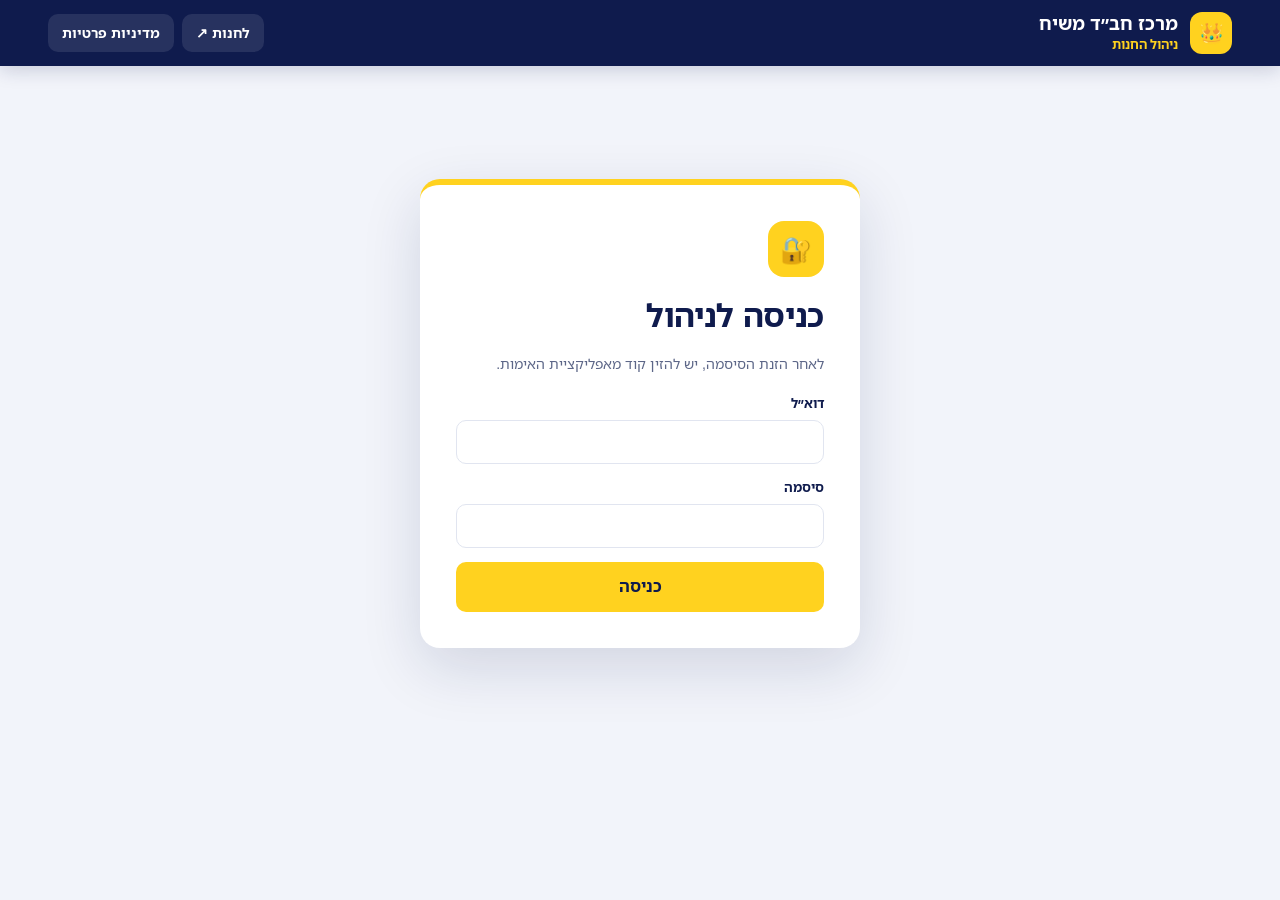
<file: admin/index.html>
<!doctype html><html lang="he" dir="rtl"><head><meta charset="utf-8"><meta name="viewport" content="width=device-width,initial-scale=1"><meta name="robots" content="noindex,nofollow"><meta http-equiv="Content-Security-Policy" content="default-src 'self'; connect-src 'self' https://bdalhyqpruefdbyirykp.supabase.co; img-src 'self' data: https://bdalhyqpruefdbyirykp.supabase.co; media-src 'self' https://bdalhyqpruefdbyirykp.supabase.co; script-src 'self'; style-src 'self'; base-uri 'none'; form-action 'self'"><title>ניהול ראשי | מרכז חב״ד משיח</title><link rel="stylesheet" href="/staff.css?v=product-kinds-1"><link rel="stylesheet" href="/appearance-fonts.css?v=2"><link rel="stylesheet" href="/admin/admin.css?v=all-products-2"></head><body class="admin-console">
<header><div><strong>מרכז חב״ד משיח</strong><span>ניהול החנות</span></div><nav aria-label="קישורים"><a href="/">לחנות ↗</a><a href="/privacy/">מדיניות פרטיות</a></nav></header><main>
<section class="login" id="login"><h1>כניסה לניהול</h1><p class="muted">לאחר הזנת הסיסמה, יש להזין קוד מאפליקציית האימות.</p><form id="loginForm"><div class="field"><label for="email">דוא״ל</label><input id="email" type="email" autocomplete="username" required></div><div class="field"><label for="password">סיסמה</label><input id="password" type="password" autocomplete="current-password" required></div><button>כניסה</button></form><p class="status" id="loginStatus" role="status"></p></section>
<section class="login hidden" id="mfa"><h1>אימות דו־שלבי</h1><p id="mfaInfo"></p><button id="startMfa" class="secondary hidden">הפעלת אימות באפליקציה</button><div id="totpSetup" class="hidden"><p>סרקו את קוד ה־QR באפליקציית Microsoft Authenticator או Google Authenticator. הקוד נוצר במכשיר שלכם ואינו נשלח לאתר חיצוני.</p><div id="totpQr" class="totp-qr" role="img" aria-label="קוד QR לאימות דו־שלבי"></div><p class="muted">ב־Microsoft Authenticator בחרו + ← חשבון אחר ← סריקת קוד QR.</p><button type="button" id="showTotpSecret" class="secondary">הצגת מפתח ידני (רק אם הסריקה אינה עובדת)</button><div id="totpManual" class="hidden"><p class="muted">המפתח סודי. אין לשלוח אותו, לשתף צילום מסך או לשמור אותו במסמכים משותפים.</p><div class="secret" id="totpSecret"></div></div><button type="button" id="restartMfa" class="secondary">ביטול והנפקת QR חדש</button></div><form id="totpVerify" class="hidden"><div class="field"><label for="totpCode">קוד אימות (6 ספרות)</label><input id="totpCode" inputmode="numeric" autocomplete="one-time-code" required minlength="6" maxlength="6" pattern="[0-9]{6}"></div><button>אמת ופתח את הניהול</button></form><p id="mfaStatus" class="status" role="status"></p></section>
<div id="dashboard" class="hidden"></div></main><div id="printSheet" class="print-sheet" aria-hidden="true"></div><template id="appearance-template">
  <div class="appearance-workspace">
    <form class="appearance-sidebar">
      <label>עמוד לעריכה <select name="page"></select></label>
      <label>אלמנט לעריכה <select name="element"></select></label>
      <fieldset data-fields class="appearance-fields" aria-label="הגדרות האלמנט"></fieldset>
      <div class="appearance-actions">
        <button type="submit" disabled>פרסום באתר</button>
        <button type="button" class="secondary" data-defaults>איפוס הבחירה</button>
        <button type="button" class="secondary" data-reload>טעינת עיצוב שפורסם</button>
      </div>
      <p role="status" class="status"></p>
    </form>
    <div class="appearance-preview">
      <div class="appearance-preview-bar">
        <span>תצוגה מקדימה · לחצו על טקסט או תמונה כדי לערוך</span>
        <button type="button" class="secondary" data-mobile aria-pressed="false">תצוגת נייד</button>
      </div>
      <p role="status" data-preview-status></p>
      <iframe title="תצוגה מקדימה של החנות" sandbox="allow-same-origin allow-scripts"></iframe>
    </div>
  </div>
</template>
<script src="/vendor/qrcode.min.js" defer></script><script type="module" src="/staff.js?v=product-kinds-1"></script></body></html>
</file>
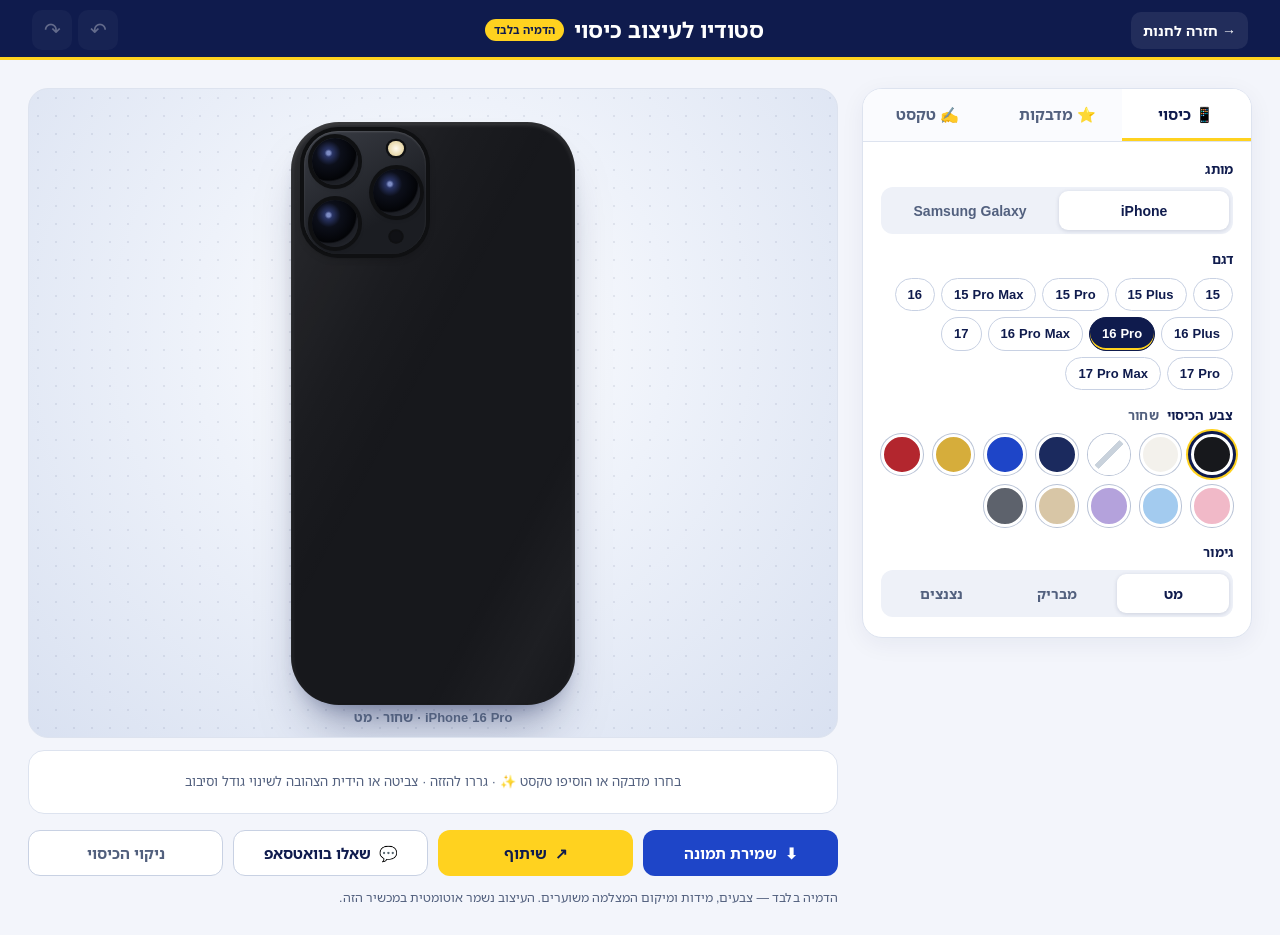
<file: customize/index.html>
<!doctype html>
<html lang="he" dir="rtl">
<head>
<meta charset="utf-8">
<meta name="viewport" content="width=device-width,initial-scale=1,viewport-fit=cover">
<meta name="theme-color" content="#0f1b4d">
<meta name="description" content="סטודיו לעיצוב כיסוי לטלפון עם מדבקות מרכז חב״ד משיח — הדמיה בלבד.">
<title>סטודיו לעיצוב כיסוי — מרכז חב״ד משיח</title>
<link rel="stylesheet" href="/appearance-fonts.css?v=2">
<link rel="stylesheet" href="/customize/studio.css?v=20">
</head>
<body>
<header class="top">
  <a class="back" href="/"><span aria-hidden="true">→</span> חזרה לחנות</a>
  <div class="brandline">
    <h1>סטודיו לעיצוב כיסוי</h1>
    <span class="badge">הדמיה בלבד</span>
  </div>
  <div class="history" role="group" aria-label="היסטוריה">
    <button type="button" id="undo" class="hbtn" aria-label="ביטול פעולה (Ctrl+Z)" title="ביטול (Ctrl+Z)" disabled>↶</button>
    <button type="button" id="redo" class="hbtn" aria-label="ביצוע מחדש (Ctrl+Y)" title="ביצוע מחדש (Ctrl+Y)" disabled>↷</button>
  </div>
</header>

<main class="studio">
  <section class="stage-wrap" aria-label="תצוגה מקדימה">
    <div class="stage" id="stage">
      <div class="case" id="case" aria-label="הדמיית הכיסוי">
        <div class="skin" aria-hidden="true"></div>
        <div class="items" id="items"></div>
        <div class="gloss" aria-hidden="true"></div>
        <div class="camera" id="camera" aria-hidden="true"></div>
        <div class="guide v" id="guideV" aria-hidden="true"></div>
        <div class="guide h" id="guideH" aria-hidden="true"></div>
      </div>
      <p class="caption" id="caption"></p>
    </div>

    <div class="selbar" id="selbar">
      <p class="selhint" id="selhint">בחרו מדבקה או הוסיפו טקסט ✨ · גררו להזזה · צביטה או הידית הצהובה לשינוי גודל וסיבוב</p>
      <div class="seltools" id="seltools" hidden>
        <div class="iconrow" role="group" aria-label="פעולות על הפריט הנבחר">
          <button type="button" class="ib" id="dup" title="שכפול (Ctrl+D)"><span aria-hidden="true">⧉</span><small>שכפול</small></button>
          <button type="button" class="ib" id="fwd" title="קדימה"><span aria-hidden="true">⬆</span><small>קדימה</small></button>
          <button type="button" class="ib" id="bwd" title="אחורה"><span aria-hidden="true">⬇</span><small>אחורה</small></button>
          <button type="button" class="ib" id="flip" title="היפוך"><span aria-hidden="true">⇋</span><small>היפוך</small></button>
          <button type="button" class="ib" id="center" title="מרכוז"><span aria-hidden="true">⊕</span><small>מרכוז</small></button>
          <button type="button" class="ib danger" id="remove" title="מחיקה (Delete)"><span aria-hidden="true">✕</span><small>מחיקה</small></button>
        </div>
        <div class="sliders">
          <label>גודל <input type="range" id="size" min="10" max="120" value="36"></label>
          <label>סיבוב <input type="range" id="angle" min="-180" max="180" value="0"></label>
        </div>
      </div>
    </div>
  </section>

  <aside class="panel" aria-label="אפשרויות עיצוב">
    <div class="tabs" role="tablist">
      <button type="button" role="tab" id="t-case" aria-controls="p-case" aria-selected="true"><span aria-hidden="true">📱</span> כיסוי</button>
      <button type="button" role="tab" id="t-stickers" aria-controls="p-stickers" aria-selected="false" tabindex="-1"><span aria-hidden="true">⭐</span> מדבקות</button>
      <button type="button" role="tab" id="t-text" aria-controls="p-text" aria-selected="false" tabindex="-1"><span aria-hidden="true">✍</span> טקסט</button>
    </div>

    <div class="tabpanel" role="tabpanel" id="p-case" aria-labelledby="t-case">
      <h2 class="lbl">מותג</h2>
      <div class="seg" id="brands" role="group" aria-label="מותג"></div>
      <h2 class="lbl">דגם</h2>
      <div class="chips" id="models" role="group" aria-label="דגם"></div>
      <h2 class="lbl">צבע הכיסוי <span class="val" id="colorName"></span></h2>
      <div class="swatches" id="colors" role="group" aria-label="צבע הכיסוי"></div>
      <h2 class="lbl">גימור</h2>
      <div class="seg" id="finishes" role="group" aria-label="גימור"></div>
    </div>

    <div class="tabpanel" role="tabpanel" id="p-stickers" aria-labelledby="t-stickers" hidden>
      <div class="searchrow">
        <input type="search" id="q" placeholder="חיפוש מדבקה…" aria-label="חיפוש מדבקה" autocomplete="off">
        <button type="button" id="surprise" class="ghost" title="3 מדבקות אקראיות">🎲 הפתיעו אותי</button>
      </div>
      <div class="grid" id="assets" aria-live="polite"></div>
      <p class="notice" id="error" role="alert"></p>
      <p class="hint">מדבקות אמיתיות מהקטלוג של מרכז חב״ד. אפשר להוסיף כמה שרוצים.</p>
    </div>

    <div class="tabpanel" role="tabpanel" id="p-text" aria-labelledby="t-text" hidden>
      <label class="lbl" for="txt">הטקסט שלכם</label>
      <input type="text" id="txt" maxlength="32" value="יחי המלך" autocomplete="off">
      <h2 class="lbl">גופן</h2>
      <div class="fonts" id="fonts" role="group" aria-label="גופן"></div>
      <h2 class="lbl">צבע הטקסט</h2>
      <div class="swatches small" id="inks" role="group" aria-label="צבע הטקסט"></div>
      <label class="check"><input type="checkbox" id="outline" checked> קו מתאר לטקסט</label>
      <button type="button" id="addText" class="primary wide">+ הוסיפו טקסט לכיסוי</button>
      <p class="hint" id="textHint">טיפ: בחרו טקסט על הכיסוי כדי לערוך אותו כאן.</p>
    </div>
  </aside>

  <section class="export" aria-label="שמירה ושיתוף">
    <button type="button" id="save" class="primary"><span aria-hidden="true">⬇</span> שמירת תמונה</button>
    <button type="button" id="share" class="gold"><span aria-hidden="true">↗</span> שיתוף</button>
    <a id="wa" class="ghost" href="https://wa.me/972533770073" target="_blank" rel="noopener noreferrer"><span aria-hidden="true">💬</span> שאלו בוואטסאפ</a>
    <button type="button" id="clear" class="ghost subtle">ניקוי הכיסוי</button>
    <p class="hint wide">הדמיה בלבד — צבעים, מידות ומיקום המצלמה משוערים. העיצוב נשמר אוטומטית במכשיר הזה.</p>
  </section>
</main>
<div class="toast" id="toast" role="status" aria-live="polite"></div>
<script defer src="/customize/studio.js?v=20"></script>
</body>
</html>
</file>
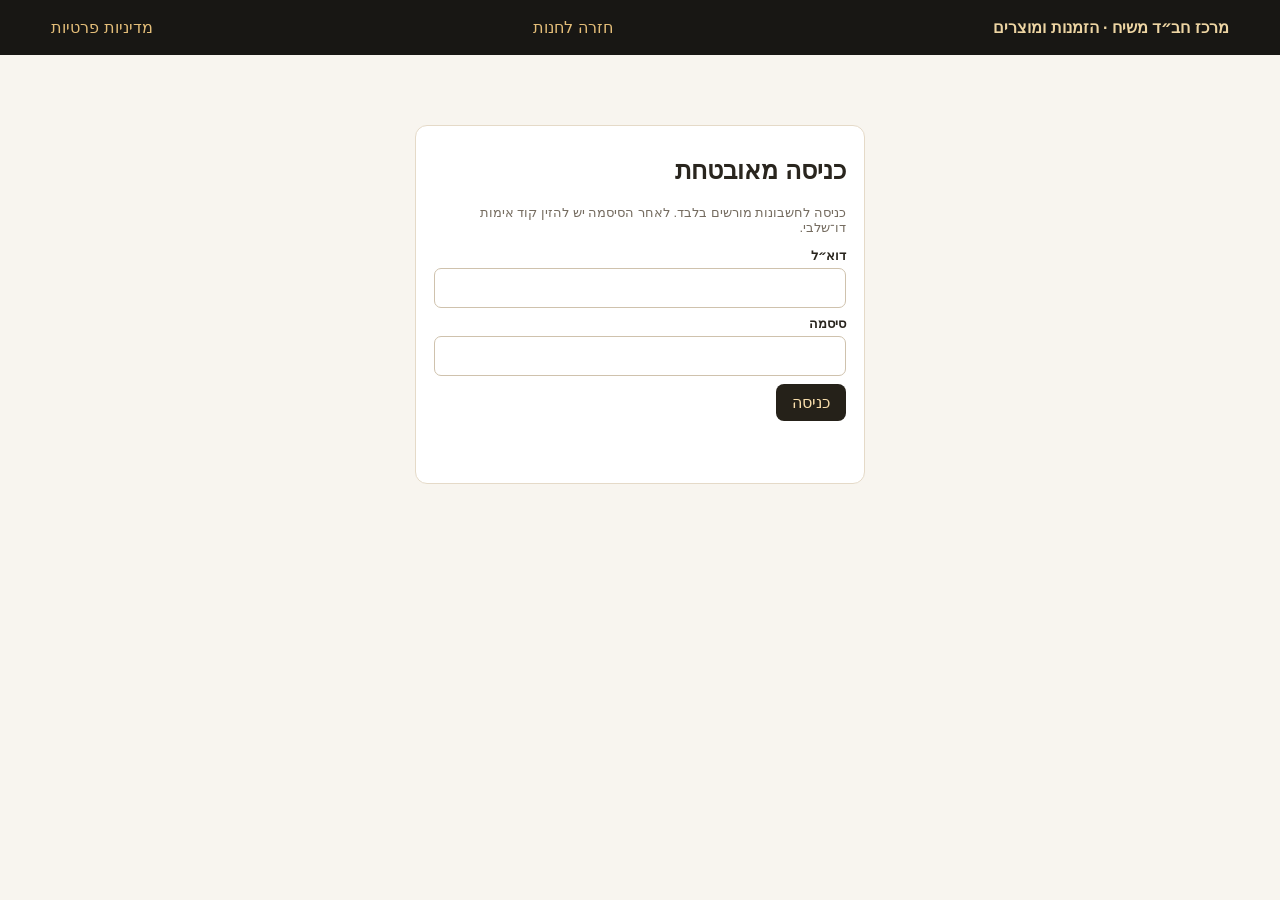
<file: manager/index.html>
<!doctype html><html lang="he" dir="rtl"><head><meta charset="utf-8"><meta name="viewport" content="width=device-width,initial-scale=1"><meta name="robots" content="noindex,nofollow"><meta http-equiv="Content-Security-Policy" content="default-src 'self'; connect-src 'self' https://bdalhyqpruefdbyirykp.supabase.co; img-src 'self' data: https://bdalhyqpruefdbyirykp.supabase.co; script-src 'self'; style-src 'self'; base-uri 'none'; form-action 'self'"><title>ניהול הזמנות | מרכז חב״ד משיח</title><link rel="stylesheet" href="/staff.css?v=product-kinds-1"></head><body>
<header><strong>מרכז חב״ד משיח · הזמנות ומוצרים</strong><a href="/">חזרה לחנות</a><a href="/privacy/">מדיניות פרטיות</a></header><main>
<section class="login" id="login"><h1>כניסה מאובטחת</h1><p class="muted">כניסה לחשבונות מורשים בלבד. לאחר הסיסמה יש להזין קוד אימות דו־שלבי.</p><form id="loginForm"><div class="field"><label for="email">דוא״ל</label><input id="email" type="email" autocomplete="username" required></div><div class="field"><label for="password">סיסמה</label><input id="password" type="password" autocomplete="current-password" required></div><button>כניסה</button></form><p class="status" id="loginStatus" role="status"></p></section>
<section class="login hidden" id="mfa"><h1>אימות דו־שלבי</h1><p id="mfaInfo"></p><button id="startMfa" class="secondary hidden">הפעלת אימות באפליקציה</button><div id="totpSetup" class="hidden"><p>סרקו את קוד ה־QR באפליקציית Microsoft Authenticator או Google Authenticator. הקוד נוצר במכשיר שלכם ואינו נשלח לאתר חיצוני.</p><div id="totpQr" class="totp-qr" role="img" aria-label="קוד QR לאימות דו־שלבי"></div><p class="muted">ב־Microsoft Authenticator בחרו + ← חשבון אחר ← סריקת קוד QR.</p><button type="button" id="showTotpSecret" class="secondary">הצגת מפתח ידני (רק אם הסריקה אינה עובדת)</button><div id="totpManual" class="hidden"><p class="muted">המפתח סודי. אין לשלוח אותו, לשתף צילום מסך או לשמור אותו במסמכים משותפים.</p><div class="secret" id="totpSecret"></div></div><button type="button" id="restartMfa" class="secondary">ביטול והנפקת QR חדש</button></div><form id="totpVerify" class="hidden"><div class="field"><label for="totpCode">קוד אימות (6 ספרות)</label><input id="totpCode" inputmode="numeric" autocomplete="one-time-code" required minlength="6" maxlength="6" pattern="[0-9]{6}"></div><button>אמת ופתח את הניהול</button></form><p id="mfaStatus" class="status" role="status"></p></section>
<div id="dashboard" class="hidden"></div></main><div id="printSheet" class="print-sheet" aria-hidden="true"></div><script src="/vendor/qrcode.min.js" defer></script><script type="module" src="/staff.js?v=product-kinds-1"></script></body></html>
</file>
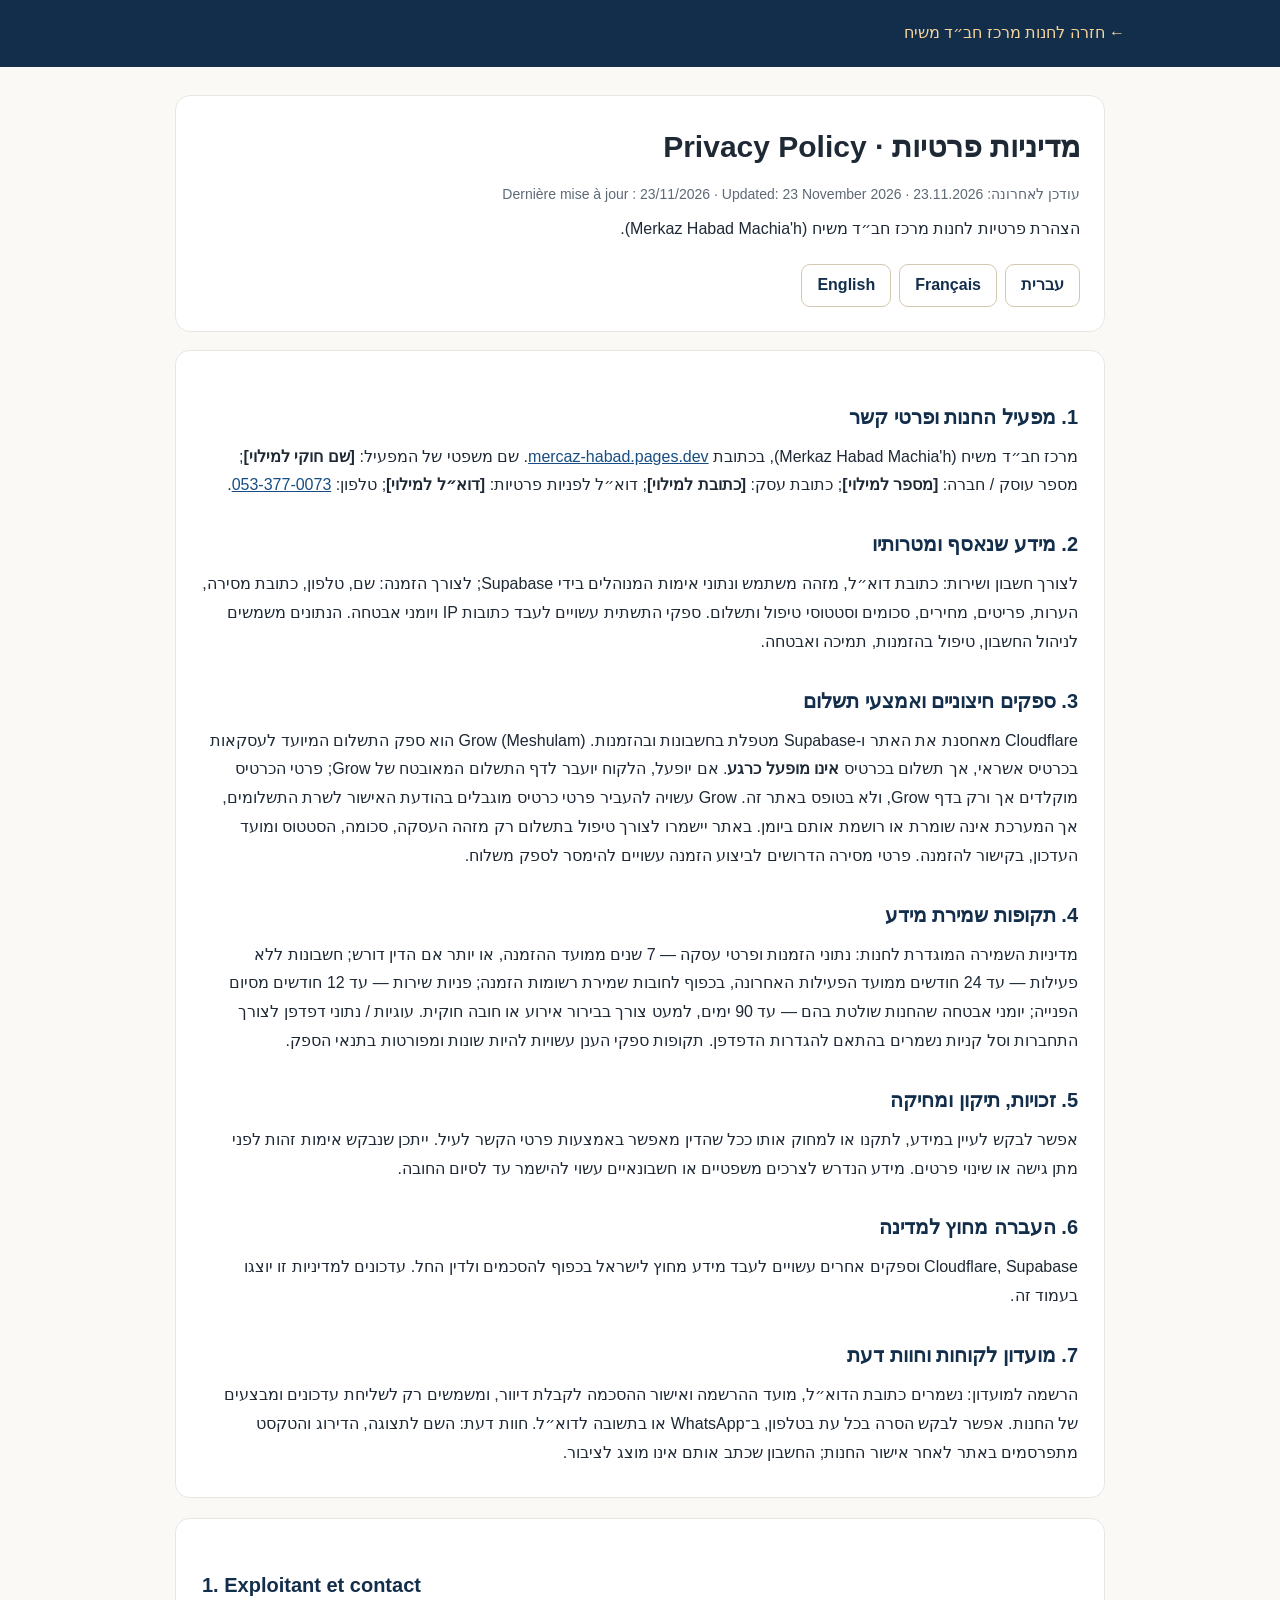
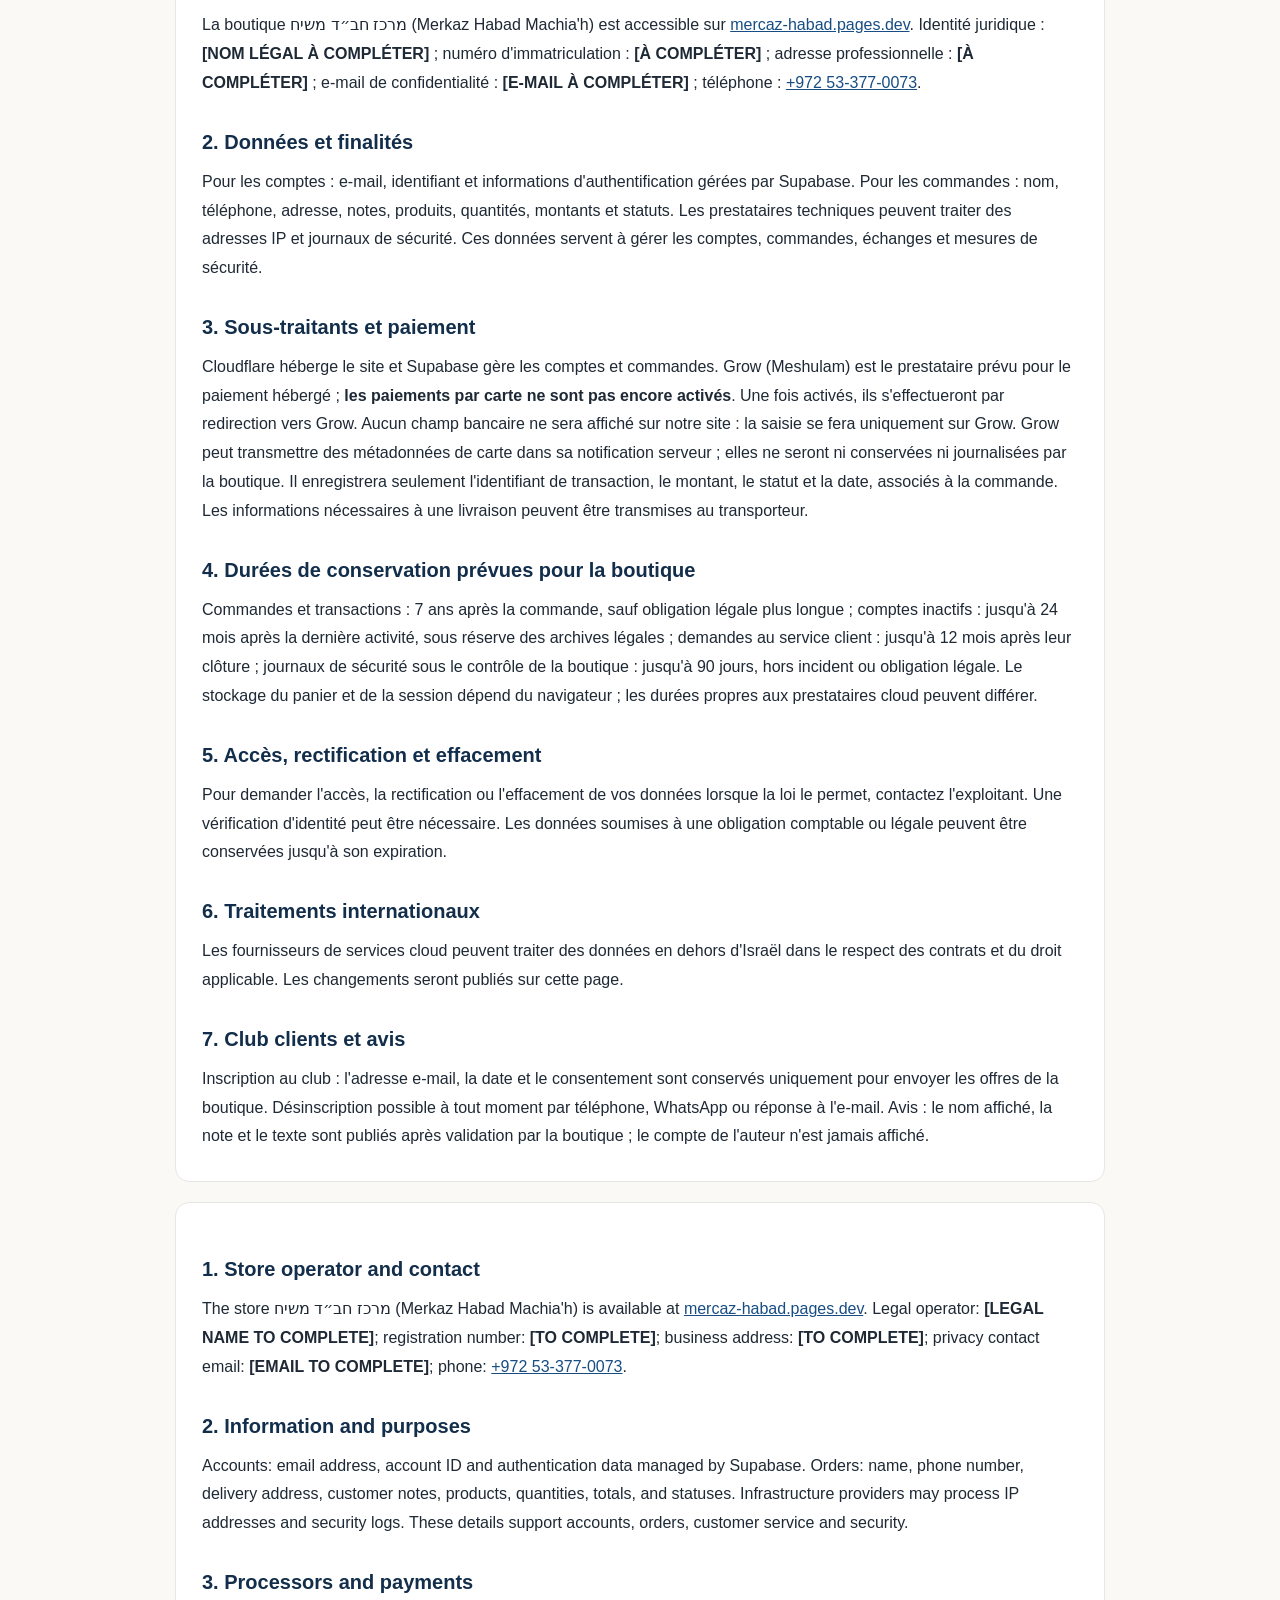
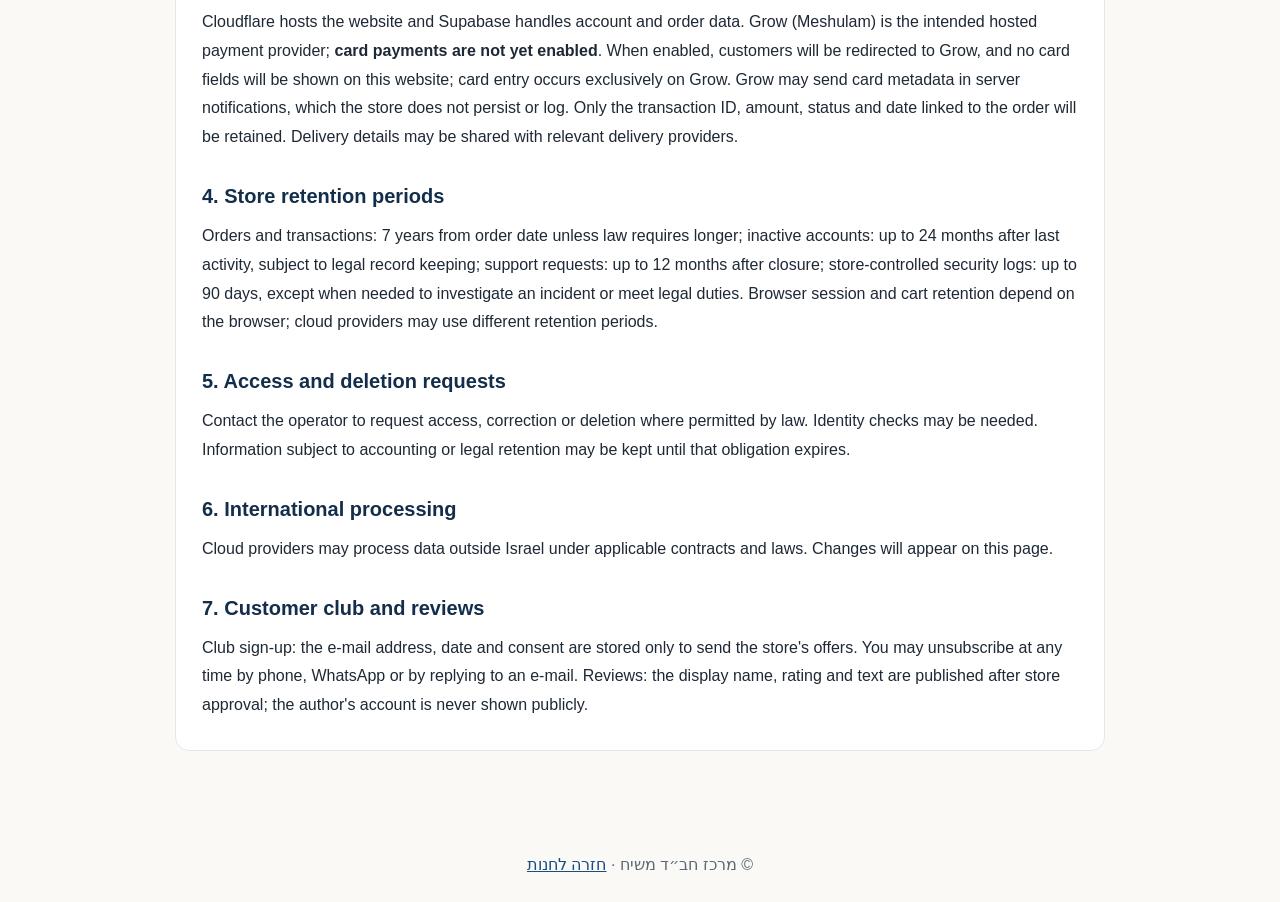
<file: privacy/index.html>
<!doctype html>
<html lang="he" dir="rtl">
<head>
<meta charset="utf-8"><meta name="viewport" content="width=device-width,initial-scale=1">
<title>מדיניות פרטיות | מרכז חב״ד משיח</title>
<meta name="description" content="מדיניות פרטיות של מרכז חב״ד משיח (Merkaz Habad Machia'h).">
<script src="/appearance-boot.js?v=1"></script>
<link rel="stylesheet" href="/privacy/style.css">
<link rel="stylesheet" href="/appearance-fonts.css?v=2">
<link rel="stylesheet" href="/appearance.css?v=9">
<script type="module" src="/storefront-appearance.js?v=17"></script>
</head>
<body data-appearance-page="privacy">
<header><a href="/" data-appearance-text="privacyBack">← חזרה לחנות מרכז חב״ד משיח</a></header>
<main>
<div class="intro">
<h1 data-appearance-text="privacyTitle">מדיניות פרטיות · Privacy Policy</h1>
<p class="muted" data-appearance-text="privacyUpdated">עודכן לאחרונה: 23.11.2026 · Dernière mise à jour : 23/11/2026 · Updated: 23 November 2026</p>
<p data-appearance-text="privacyIntro">הצהרת פרטיות לחנות מרכז חב״ד משיח (Merkaz Habad Machia'h).</p>
<nav class="languages" aria-label="Language" data-appearance-section="privacyLanguages"><a href="#he">עברית</a><a href="#fr">Français</a><a href="#en">English</a></nav>
</div>
<section class="policy" id="he" data-appearance-section="privacy_he" lang="he" dir="rtl">
<h2 data-appearance-text="privacy_he1Title">1. מפעיל החנות ופרטי קשר</h2>
<p data-appearance-text="privacy_he1Text">מרכז חב״ד משיח (Merkaz Habad Machia'h), בכתובת <a href="https://mercaz-habad.pages.dev/">mercaz-habad.pages.dev</a>. שם משפטי של המפעיל: <strong>[שם חוקי למילוי]</strong>; מספר עוסק / חברה: <strong>[מספר למילוי]</strong>; כתובת עסק: <strong>[כתובת למילוי]</strong>; דוא״ל לפניות פרטיות: <strong>[דוא״ל למילוי]</strong>; טלפון: <a href="tel:+972533770073" data-appearance-phone>053-377-0073</a>.</p>
<h2 data-appearance-text="privacy_he2Title">2. מידע שנאסף ומטרותיו</h2>
<p data-appearance-text="privacy_he2Text">לצורך חשבון ושירות: כתובת דוא״ל, מזהה משתמש ונתוני אימות המנוהלים בידי Supabase; לצורך הזמנה: שם, טלפון, כתובת מסירה, הערות, פריטים, מחירים, סכומים וסטטוסי טיפול ותשלום. ספקי התשתית עשויים לעבד כתובות IP ויומני אבטחה. הנתונים משמשים לניהול החשבון, טיפול בהזמנות, תמיכה ואבטחה.</p>
<h2 data-appearance-text="privacy_he3Title">3. ספקים חיצוניים ואמצעי תשלום</h2>
<p data-appearance-text="privacy_he3Text">Cloudflare מאחסנת את האתר ו-Supabase מטפלת בחשבונות ובהזמנות. Grow (Meshulam) הוא ספק התשלום המיועד לעסקאות בכרטיס אשראי, אך תשלום בכרטיס <strong>אינו מופעל כרגע</strong>. אם יופעל, הלקוח יועבר לדף התשלום המאובטח של Grow; פרטי הכרטיס מוקלדים אך ורק בדף Grow, ולא בטופס באתר זה. Grow עשויה להעביר פרטי כרטיס מוגבלים בהודעת האישור לשרת התשלומים, אך המערכת אינה שומרת או רושמת אותם ביומן. באתר יישמרו לצורך טיפול בתשלום רק מזהה העסקה, סכומה, הסטטוס ומועד העדכון, בקישור להזמנה. פרטי מסירה הדרושים לביצוע הזמנה עשויים להימסר לספק משלוח.</p>
<h2 data-appearance-text="privacy_he4Title">4. תקופות שמירת מידע</h2>
<p data-appearance-text="privacy_he4Text">מדיניות השמירה המוגדרת לחנות: נתוני הזמנות ופרטי עסקה — 7 שנים ממועד ההזמנה, או יותר אם הדין דורש; חשבונות ללא פעילות — עד 24 חודשים ממועד הפעילות האחרונה, בכפוף לחובות שמירת רשומות הזמנה; פניות שירות — עד 12 חודשים מסיום הפנייה; יומני אבטחה שהחנות שולטת בהם — עד 90 ימים, למעט צורך בבירור אירוע או חובה חוקית. עוגיות / נתוני דפדפן לצורך התחברות וסל קניות נשמרים בהתאם להגדרות הדפדפן. תקופות ספקי הענן עשויות להיות שונות ומפורטות בתנאי הספק.</p>
<h2 data-appearance-text="privacy_he5Title">5. זכויות, תיקון ומחיקה</h2>
<p data-appearance-text="privacy_he5Text">אפשר לבקש לעיין במידע, לתקנו או למחוק אותו ככל שהדין מאפשר באמצעות פרטי הקשר לעיל. ייתכן שנבקש אימות זהות לפני מתן גישה או שינוי פרטים. מידע הנדרש לצרכים משפטיים או חשבונאיים עשוי להישמר עד לסיום החובה.</p>
<h2 data-appearance-text="privacy_he6Title">6. העברה מחוץ למדינה</h2>
<p data-appearance-text="privacy_he6Text">Cloudflare, Supabase וספקים אחרים עשויים לעבד מידע מחוץ לישראל בכפוף להסכמים ולדין החל. עדכונים למדיניות זו יוצגו בעמוד זה.</p>
<h2 data-appearance-text="privacy_he7Title">7. מועדון לקוחות וחוות דעת</h2>
<p data-appearance-text="privacy_he7Text">הרשמה למועדון: נשמרים כתובת הדוא״ל, מועד ההרשמה ואישור ההסכמה לקבלת דיוור, ומשמשים רק לשליחת עדכונים ומבצעים של החנות. אפשר לבקש הסרה בכל עת בטלפון, ב־WhatsApp או בתשובה לדוא״ל. חוות דעת: השם לתצוגה, הדירוג והטקסט מתפרסמים באתר לאחר אישור החנות; החשבון שכתב אותם אינו מוצג לציבור.</p>
</section>
<section class="policy" id="fr" data-appearance-section="privacy_fr" lang="fr" dir="ltr">
<h2 data-appearance-text="privacy_fr1Title">1. Exploitant et contact</h2>
<p data-appearance-text="privacy_fr1Text">La boutique מרכז חב״ד משיח (Merkaz Habad Machia'h) est accessible sur <a href="https://mercaz-habad.pages.dev/">mercaz-habad.pages.dev</a>. Identité juridique : <strong>[NOM LÉGAL À COMPLÉTER]</strong> ; numéro d'immatriculation : <strong>[À COMPLÉTER]</strong> ; adresse professionnelle : <strong>[À COMPLÉTER]</strong> ; e-mail de confidentialité : <strong>[E-MAIL À COMPLÉTER]</strong> ; téléphone : <a href="tel:+972533770073">+972 53-377-0073</a>.</p>
<h2 data-appearance-text="privacy_fr2Title">2. Données et finalités</h2>
<p data-appearance-text="privacy_fr2Text">Pour les comptes : e-mail, identifiant et informations d'authentification gérées par Supabase. Pour les commandes : nom, téléphone, adresse, notes, produits, quantités, montants et statuts. Les prestataires techniques peuvent traiter des adresses IP et journaux de sécurité. Ces données servent à gérer les comptes, commandes, échanges et mesures de sécurité.</p>
<h2 data-appearance-text="privacy_fr3Title">3. Sous-traitants et paiement</h2>
<p data-appearance-text="privacy_fr3Text">Cloudflare héberge le site et Supabase gère les comptes et commandes. Grow (Meshulam) est le prestataire prévu pour le paiement hébergé ; <strong>les paiements par carte ne sont pas encore activés</strong>. Une fois activés, ils s'effectueront par redirection vers Grow. Aucun champ bancaire ne sera affiché sur notre site : la saisie se fera uniquement sur Grow. Grow peut transmettre des métadonnées de carte dans sa notification serveur ; elles ne seront ni conservées ni journalisées par la boutique. Il enregistrera seulement l'identifiant de transaction, le montant, le statut et la date, associés à la commande. Les informations nécessaires à une livraison peuvent être transmises au transporteur.</p>
<h2 data-appearance-text="privacy_fr4Title">4. Durées de conservation prévues pour la boutique</h2>
<p data-appearance-text="privacy_fr4Text">Commandes et transactions : 7 ans après la commande, sauf obligation légale plus longue ; comptes inactifs : jusqu'à 24 mois après la dernière activité, sous réserve des archives légales ; demandes au service client : jusqu'à 12 mois après leur clôture ; journaux de sécurité sous le contrôle de la boutique : jusqu'à 90 jours, hors incident ou obligation légale. Le stockage du panier et de la session dépend du navigateur ; les durées propres aux prestataires cloud peuvent différer.</p>
<h2 data-appearance-text="privacy_fr5Title">5. Accès, rectification et effacement</h2>
<p data-appearance-text="privacy_fr5Text">Pour demander l'accès, la rectification ou l'effacement de vos données lorsque la loi le permet, contactez l'exploitant. Une vérification d'identité peut être nécessaire. Les données soumises à une obligation comptable ou légale peuvent être conservées jusqu'à son expiration.</p>
<h2 data-appearance-text="privacy_fr6Title">6. Traitements internationaux</h2>
<p data-appearance-text="privacy_fr6Text">Les fournisseurs de services cloud peuvent traiter des données en dehors d'Israël dans le respect des contrats et du droit applicable. Les changements seront publiés sur cette page.</p>
<h2 data-appearance-text="privacy_fr7Title">7. Club clients et avis</h2>
<p data-appearance-text="privacy_fr7Text">Inscription au club : l'adresse e-mail, la date et le consentement sont conservés uniquement pour envoyer les offres de la boutique. Désinscription possible à tout moment par téléphone, WhatsApp ou réponse à l'e-mail. Avis : le nom affiché, la note et le texte sont publiés après validation par la boutique ; le compte de l'auteur n'est jamais affiché.</p>
</section>
<section class="policy" id="en" data-appearance-section="privacy_en" lang="en" dir="ltr">
<h2 data-appearance-text="privacy_en1Title">1. Store operator and contact</h2>
<p data-appearance-text="privacy_en1Text">The store מרכז חב״ד משיח (Merkaz Habad Machia'h) is available at <a href="https://mercaz-habad.pages.dev/">mercaz-habad.pages.dev</a>. Legal operator: <strong>[LEGAL NAME TO COMPLETE]</strong>; registration number: <strong>[TO COMPLETE]</strong>; business address: <strong>[TO COMPLETE]</strong>; privacy contact email: <strong>[EMAIL TO COMPLETE]</strong>; phone: <a href="tel:+972533770073">+972 53-377-0073</a>.</p>
<h2 data-appearance-text="privacy_en2Title">2. Information and purposes</h2>
<p data-appearance-text="privacy_en2Text">Accounts: email address, account ID and authentication data managed by Supabase. Orders: name, phone number, delivery address, customer notes, products, quantities, totals, and statuses. Infrastructure providers may process IP addresses and security logs. These details support accounts, orders, customer service and security.</p>
<h2 data-appearance-text="privacy_en3Title">3. Processors and payments</h2>
<p data-appearance-text="privacy_en3Text">Cloudflare hosts the website and Supabase handles account and order data. Grow (Meshulam) is the intended hosted payment provider; <strong>card payments are not yet enabled</strong>. When enabled, customers will be redirected to Grow, and no card fields will be shown on this website; card entry occurs exclusively on Grow. Grow may send card metadata in server notifications, which the store does not persist or log. Only the transaction ID, amount, status and date linked to the order will be retained. Delivery details may be shared with relevant delivery providers.</p>
<h2 data-appearance-text="privacy_en4Title">4. Store retention periods</h2>
<p data-appearance-text="privacy_en4Text">Orders and transactions: 7 years from order date unless law requires longer; inactive accounts: up to 24 months after last activity, subject to legal record keeping; support requests: up to 12 months after closure; store-controlled security logs: up to 90 days, except when needed to investigate an incident or meet legal duties. Browser session and cart retention depend on the browser; cloud providers may use different retention periods.</p>
<h2 data-appearance-text="privacy_en5Title">5. Access and deletion requests</h2>
<p data-appearance-text="privacy_en5Text">Contact the operator to request access, correction or deletion where permitted by law. Identity checks may be needed. Information subject to accounting or legal retention may be kept until that obligation expires.</p>
<h2 data-appearance-text="privacy_en6Title">6. International processing</h2>
<p data-appearance-text="privacy_en6Text">Cloud providers may process data outside Israel under applicable contracts and laws. Changes will appear on this page.</p>
<h2 data-appearance-text="privacy_en7Title">7. Customer club and reviews</h2>
<p data-appearance-text="privacy_en7Text">Club sign-up: the e-mail address, date and consent are stored only to send the store's offers. You may unsubscribe at any time by phone, WhatsApp or by replying to an e-mail. Reviews: the display name, rating and text are published after store approval; the author's account is never shown publicly.</p>
</section>
</main><footer><span data-appearance-text="privacyFooter">© מרכז חב״ד משיח</span> · <a href="/">חזרה לחנות</a></footer>
</body></html>
</file>
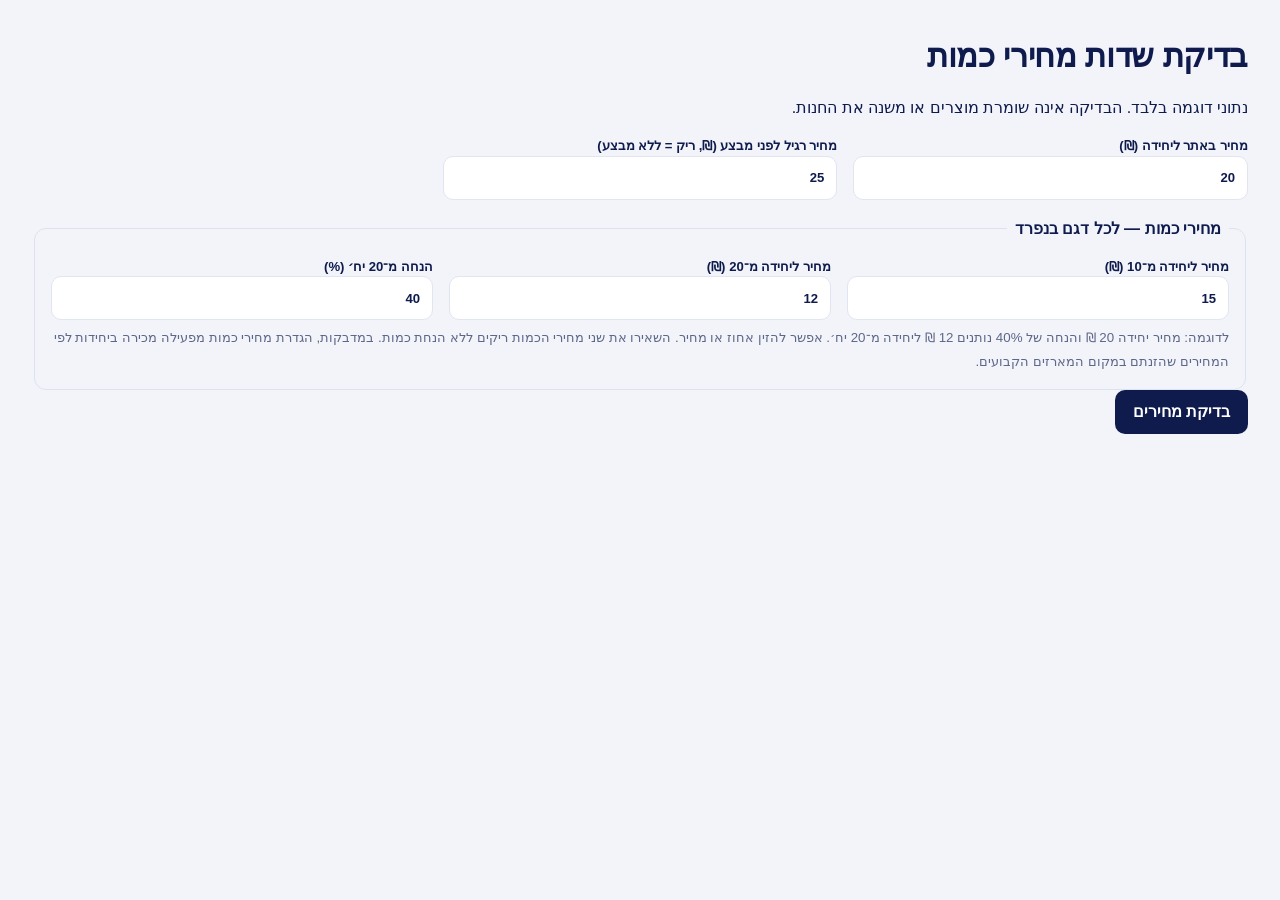
<file: tests/admin-quantity-prices.html>
<!doctype html><html lang="he" dir="rtl"><head><meta charset="utf-8"><meta name="viewport" content="width=device-width,initial-scale=1"><meta name="robots" content="noindex,nofollow"><title>בדיקת שדות מחירי כמות</title><link rel="stylesheet" href="/staff.css"><link rel="stylesheet" href="/admin/admin.css"></head><body class="admin-console"><main><h1>בדיקת שדות מחירי כמות</h1><p>נתוני דוגמה בלבד. הבדיקה אינה שומרת מוצרים או משנה את החנות.</p><form id="fixture"><div class="grid" id="priceFields"><div class="field"><label>מחיר באתר ליחידה (₪)<input name="price" type="number" min="0" step="0.01" value="20"></label></div></div><button type="submit">בדיקת מחירים</button><p id="result" role="status"></p></form></main><script type="module" src="/tests/admin-quantity-prices-preview.js"></script></body></html>
</file>
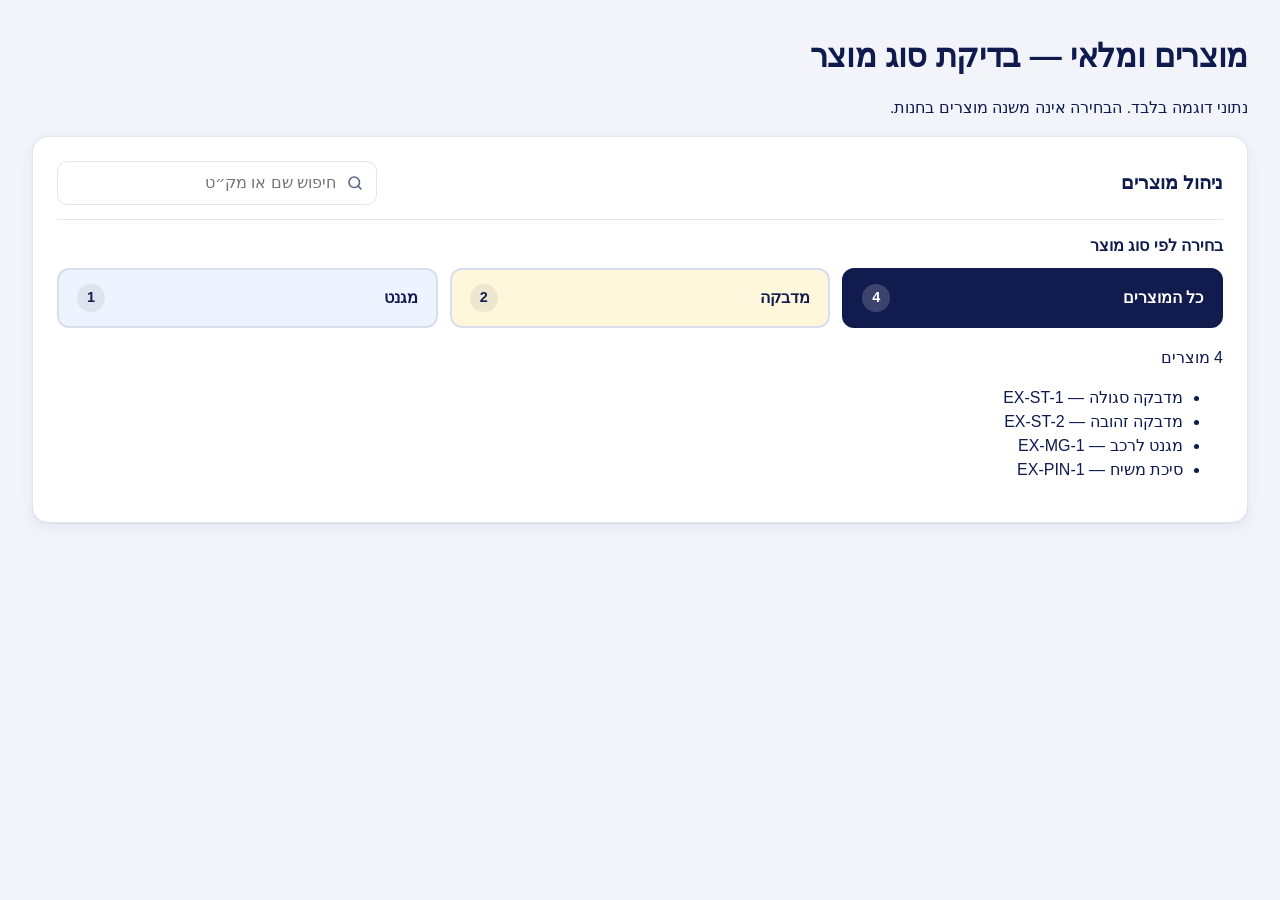
<file: tests/product-kind-filters.html>
<!doctype html><html lang="he" dir="rtl"><head><meta charset="utf-8"><meta name="viewport" content="width=device-width,initial-scale=1"><meta name="robots" content="noindex,nofollow"><title>בדיקת בחירת סוג מוצר</title><link rel="stylesheet" href="/staff.css?v=product-kinds-1"><link rel="stylesheet" href="/admin/admin.css"></head><body class="admin-console"><main><h1>מוצרים ומלאי — בדיקת סוג מוצר</h1><p>נתוני דוגמה בלבד. הבחירה אינה משנה מוצרים בחנות.</p><section id="fixture"><div class="toolbar"><h2>ניהול מוצרים</h2><input id="query" type="search" aria-label="חיפוש שם או מק״ט" placeholder="חיפוש שם או מק״ט"></div><p id="count" role="status"></p><ul id="results"></ul></section></main><script type="module" src="/tests/product-kind-filters-preview.js"></script></body></html>
</file>
<file: appearance-fonts.css>
@font-face{font-family:"Noto Sans Hebrew CMS";src:url("/assets/fonts/noto-sans-regular.ttf") format("truetype");font-weight:400;font-style:normal;font-display:swap}
@font-face{font-family:"Noto Sans Hebrew CMS";src:url("/assets/fonts/noto-sans-bold.ttf") format("truetype");font-weight:700;font-style:normal;font-display:swap}
@font-face{font-family:"Noto Serif Hebrew CMS";src:url("/assets/fonts/noto-serif-regular.ttf") format("truetype");font-weight:400;font-style:normal;font-display:swap}
@font-face{font-family:"Noto Serif Hebrew CMS";src:url("/assets/fonts/noto-serif-bold.ttf") format("truetype");font-weight:700;font-style:normal;font-display:swap}
@font-face{font-family:"Noto Rashi Hebrew CMS";src:url("/assets/fonts/noto-rashi-regular.ttf") format("truetype");font-weight:400;font-style:normal;font-display:swap}
@font-face{font-family:"Noto Rashi Hebrew CMS";src:url("/assets/fonts/noto-rashi-bold.ttf") format("truetype");font-weight:700;font-style:normal;font-display:swap}

[data-appearance-type="eyebrow"]{font-size:calc(1em * var(--cms-eyebrow-scale,1));max-inline-size:100%;overflow-wrap:anywhere}
[data-appearance-type="subtitle"]{font-size:calc(1em * var(--cms-subtitle-scale,1))}
[data-appearance-type]{text-underline-offset:.12em}
</file>
<file: catalogue-editorial.css>
/* Storefront — bright retail theme: white shop floor, Moshiach-flag yellow, royal blue.
   Fonts are self-hosted (appearance-fonts.css); the CSP forbids remote styles and fonts.
   --paper, --ink and --gold stay the three colours the appearance CMS can override. */
:root{
  --paper:#ffffff;--ink:#0f1b4d;--gold:#ffd21f;
  --blue:#1e45c8;--sale:#e3262f;--wa:#16a34a;
  --bg:color-mix(in srgb,var(--paper) 94%,#e9edf7);
  --muted:color-mix(in srgb,var(--ink) 60%,var(--paper));
  --rule:color-mix(in srgb,var(--ink) 11%,var(--paper));
  --tile:color-mix(in srgb,var(--ink) 4%,var(--paper));
  --radius:16px;
  --shadow:0 1px 3px rgb(15 27 77/.08),0 6px 18px rgb(15 27 77/.06);
  --shadow-lift:0 4px 10px rgb(15 27 77/.08),0 18px 40px rgb(15 27 77/.14);
  --gutter:clamp(14px,4vw,56px);
  --wrap:1320px;
  --font:"Noto Sans Hebrew CMS","Segoe UI",Arial,sans-serif;
  color:var(--ink);background:var(--bg);font-family:var(--font);
  scroll-behavior:smooth;-webkit-text-size-adjust:100%
}
*{box-sizing:border-box}
body{margin:0;line-height:1.5;background:var(--bg)}
a{color:inherit}
button,input,select{font:inherit;color:inherit}
button{cursor:pointer}
button:disabled{cursor:default}
:focus-visible{outline:3px solid var(--blue);outline-offset:2px}
img{display:block;max-width:100%}
h1,h2,h3,p,ul{margin:0}
ul{padding:0;list-style:none}
.icon{flex:none}
.sr-only{position:absolute;width:1px;height:1px;overflow:hidden;clip-path:inset(50%)}
main>*,.mast,footer,.announce{padding-inline:max(var(--gutter),(100% - var(--wrap)) / 2)}

/* Buttons */
.btn{display:inline-flex;align-items:center;justify-content:center;gap:10px;min-height:52px;padding:12px 26px;border-radius:12px;border:0;font-weight:700;font-size:1.02rem;text-decoration:none;transition:transform .12s,box-shadow .15s,filter .15s}
.btn:hover{transform:translateY(-2px);box-shadow:var(--shadow-lift)}
.btn:active{transform:none}
.btn-dark{background:var(--ink);color:#fff}
.btn-light{background:#fff;color:var(--ink)}
.btn-wa{background:var(--wa);color:#fff}

/* Announcement + header */
.announce{display:flex;justify-content:center;align-items:center;flex-wrap:wrap;gap:4px 14px;padding-block:8px;background:var(--ink);color:#fff;font-size:.86rem;text-align:center}
.announce b{color:var(--gold)}
.announce a{color:var(--gold);font-weight:700}
.announce-sep{opacity:.35}
.mast{position:sticky;top:0;z-index:30;display:flex;align-items:center;gap:clamp(12px,2.5vw,32px);padding-block:12px;background:var(--paper);box-shadow:0 1px 0 var(--rule),0 6px 16px rgb(15 27 77/.04)}
.brand{display:inline-flex;align-items:center;gap:10px;flex:none;font-weight:800;font-size:clamp(1.05rem,1.8vw,1.3rem);line-height:1.15;text-decoration:none}
.brand-mark{display:grid;place-items:center;width:42px;height:42px;border-radius:12px;background:var(--gold);color:var(--ink)}
.brand-mark svg{width:24px;height:24px}
.mast-search{flex:1;max-width:560px}
.mast-search input{width:100%;min-height:46px;padding:8px 46px 8px 16px;border:2px solid var(--rule);border-radius:12px;background:var(--tile) url("data:image/svg+xml,%3Csvg xmlns='http://www.w3.org/2000/svg' viewBox='0 0 24 24' fill='none' stroke='%230f1b4d' stroke-width='2.2' stroke-linecap='round'%3E%3Ccircle cx='11' cy='11' r='7'/%3E%3Cpath d='m20 20-3.5-3.5'/%3E%3C/svg%3E") no-repeat right 14px center/20px;font-size:.98rem;transition:border-color .15s,background-color .15s}
.mast-search input:focus{border-color:var(--blue);background-color:#fff;outline:0}
.mast nav{display:flex;align-items:center;gap:clamp(8px,1.6vw,20px);margin-inline-start:auto}
.mast nav a{display:inline-flex;align-items:center;gap:6px;font-weight:700;font-size:.92rem;text-decoration:none;white-space:nowrap}
.mast nav a:hover{color:var(--blue)}
.catalog-link{display:none!important}
#basket{position:relative;display:inline-flex;align-items:center;gap:8px;min-height:46px;padding:8px 16px;border:0;border-radius:12px;background:var(--gold);color:var(--ink);font-weight:800;white-space:nowrap;transition:filter .15s}
#basket:hover{filter:brightness(.95)}
#count{display:inline-grid;place-items:center;min-width:24px;height:24px;padding:0 6px;border-radius:999px;background:var(--ink);color:#fff;font-size:.8rem}
#count.bump{animation:bump .45s ease}
@keyframes bump{40%{transform:scale(1.5)}}

/* Hero: one main banner + two promo tiles */
.cover{display:grid;grid-template-columns:2fr 1fr;grid-template-rows:1fr 1fr;gap:16px;padding-block:20px}
.hero-main{grid-row:1/3;position:relative;display:grid;grid-template-columns:1.15fr 1fr;align-items:center;gap:12px;min-height:420px;padding:clamp(24px,4vw,52px);border-radius:24px;background:var(--gold);overflow:hidden}
.hero-main::before{content:"";position:absolute;inset:auto -12% -55% auto;width:70%;aspect-ratio:1;border-radius:50%;background:color-mix(in srgb,#fff 35%,transparent)}
.cover-copy{position:relative;display:flex;flex-direction:column;align-items:flex-start;gap:16px;min-width:0}
.eyebrow{display:inline-block;padding:5px 12px;border-radius:999px;background:var(--ink);color:var(--gold);font-weight:700;font-size:.85rem}
.cover h1{font-weight:800;font-size:clamp(2.4rem,4.6vw,4.4rem);line-height:1.02;letter-spacing:-.02em;text-wrap:balance}
.subtitle{font-size:clamp(1rem,1.4vw,1.15rem);max-width:36ch}
.cover-actions{display:flex;flex-wrap:wrap;gap:10px;margin-top:6px}
.exhibit{position:relative;display:grid;grid-template-columns:minmax(0,220px);justify-content:center;place-items:center;padding:0;border:0;background:none;min-width:0}
.exhibit-video{grid-area:1/1;display:block;width:100%;max-width:220px;height:auto;aspect-ratio:400/736;border-radius:16px}
.exhibit-replay{grid-area:1/1;z-index:1;place-self:start;margin:8px;inline-size:34px;block-size:34px;padding:0;border:1px solid #ffffff80;border-radius:50%;background:#111a48b3;color:#fff;font:700 20px/1 Arial,sans-serif;cursor:pointer}
.exhibit-replay:hover{background:var(--ink)}
.exhibit-replay:focus-visible{outline:2px solid #2262df;outline-offset:3px}
.promo{position:relative;display:flex;align-items:center;min-height:200px;padding:22px;border-radius:24px;text-decoration:none;overflow:hidden;transition:transform .15s,box-shadow .15s}
.promo:hover{transform:translateY(-3px);box-shadow:var(--shadow-lift)}
.promo-text{position:relative;z-index:1;display:grid;gap:2px;max-width:58%}
.promo small{font-weight:700;font-size:.82rem;opacity:.85}
.promo strong{font-size:clamp(1.3rem,2.2vw,1.9rem);font-weight:800;line-height:1.1}
.promo em{font-style:normal;font-weight:700;font-size:.9rem;margin-top:6px}
.promo img{position:absolute;width:44%;aspect-ratio:1;object-fit:cover;border-radius:50%;box-shadow:0 10px 24px rgb(0 0 0/.25)}
.promo img:first-of-type{inset-inline-end:-2%;top:10%;rotate:8deg}
.promo img:last-of-type{inset-inline-end:22%;bottom:-18%;width:34%;rotate:-10deg}
.promo-heroes{background:var(--blue);color:#fff}
.promo-heroes em{color:var(--gold)}
.promo-stickers{background:#fff;color:var(--ink);box-shadow:inset 0 0 0 2px var(--rule)}
.promo-stickers strong{color:var(--sale)}
.promo-stickers img{mix-blend-mode:multiply;box-shadow:none;border-radius:0;object-fit:contain}

/* Perks */
.perks{display:grid;grid-template-columns:repeat(4,1fr);gap:12px;padding-block:4px 8px}
.perks li{display:flex;align-items:center;gap:12px;padding:14px 16px;border-radius:var(--radius);background:var(--paper);box-shadow:var(--shadow)}
.perk-icon{display:grid;place-items:center;flex:none;width:44px;height:44px;border-radius:12px;background:color-mix(in srgb,var(--gold) 30%,#fff);font-size:1.3rem}
.perks strong{display:block;font-size:.95rem;line-height:1.3}
.perks small{display:block;color:var(--muted);font-size:.8rem;line-height:1.35}

/* Shelves */
.shelf{padding-block:30px 6px}
.shelf[hidden]{display:none}
.shelf-head{display:flex;justify-content:space-between;align-items:baseline;gap:12px;margin-bottom:14px}
.shelf-head h2,.heading h2{font-size:clamp(1.35rem,2.6vw,1.9rem);font-weight:800;line-height:1.2}
.shelf-head a{font-weight:700;color:var(--blue);text-decoration:none;white-space:nowrap}
.shelf-head a:hover{text-decoration:underline}

/* Categories */
.index nav{display:grid;grid-template-columns:repeat(auto-fill,minmax(128px,1fr));gap:12px}
.index button{display:flex;flex-direction:column;align-items:center;gap:2px;padding:12px 8px 12px;border:2px solid transparent;border-radius:var(--radius);background:var(--paper);box-shadow:var(--shadow);text-align:center;transition:transform .15s,border-color .15s,box-shadow .15s}
.index button:hover{transform:translateY(-3px);box-shadow:var(--shadow-lift)}
.index button[aria-pressed=true]{border-color:var(--ink);background:color-mix(in srgb,var(--gold) 22%,#fff)}
.cat-thumb{display:grid;place-items:center;width:100%;max-width:96px;aspect-ratio:1;margin-bottom:6px;border-radius:50%;overflow:hidden;background:var(--tile)}
.cat-thumb img{width:100%;height:100%;object-fit:cover;mix-blend-mode:multiply}
.cat-thumb.is-all{background:var(--ink);color:var(--gold)}
.cat-label{font-weight:800;font-size:.9rem;line-height:1.25}
.cat-count{font-size:.75rem;color:var(--muted)}

/* All Products uses the same card layout as the other product categories.
   Its miniature collage is assembled from real, currently listed product photos. */
#categories button[data-key=""]{
  background:var(--paper);
  border-color:transparent;
  box-shadow:var(--shadow);
}
#categories button[data-key=""]:hover{
  box-shadow:var(--shadow-lift);
}
#categories button[data-key=""][aria-pressed="true"]{
  border-color:var(--ink);
  background:color-mix(in srgb,var(--gold) 22%,#fff);
}
/* When a custom CMS photo is set for All Products, show the entire image.
   Do not inherit the circular crop intended for the ordinary categories. */
#categories button[data-key=""] .cat-thumb:not(.is-collage):not(.is-all){
  display:flex;
  align-items:center;
  justify-content:center;
  width:100%;
  max-width:none;
  height:130px;
  aspect-ratio:auto;
  padding:0;
  margin-bottom:6px;
  overflow:visible;
  border-radius:0;
  background:transparent;
}
#categories button[data-key=""] .cat-thumb:not(.is-collage):not(.is-all) img{
  display:block;
  width:100%;
  max-width:100%;
  height:100%;
  object-fit:contain;
  object-position:center;
  mix-blend-mode:normal;
  border-radius:0;
}
@media(max-width:720px){
  #categories button[data-key=""] .cat-thumb:not(.is-collage):not(.is-all){
    height:90px;
    margin-bottom:4px;
  }
}

/* Group real product photos like a shop-window arrangement, not a set of icons.
   Transparent white backing blends with the card; the actual items fill the image area. */
#categories button[data-key=""] .cat-thumb.is-collage{
  position:relative;
  display:block;
  flex-shrink:0;
  width:100%;
  max-width:142px;
  aspect-ratio:1;
  margin-bottom:6px;
  padding:0;
  border-radius:0;
  overflow:visible;
  background:transparent;
  isolation:isolate;
}
#categories button[data-key=""] .cat-collage-item{
  position:absolute;
  display:block;
  min-width:0;
  min-height:0;
  overflow:visible;
  background:transparent;
  border:0;
  border-radius:0;
}
#categories button[data-key=""] .cat-collage-item img{
  display:block;
  width:100%;
  height:100%;
  object-fit:contain;
  mix-blend-mode:multiply;
  filter:contrast(1.06);
}
#categories button[data-key=""] .cat-collage-item:nth-child(1){
  width:69%;height:69%;top:1%;left:0;z-index:2;
}
#categories button[data-key=""] .cat-collage-item:nth-child(2){
  width:65%;height:65%;top:4%;right:-1%;z-index:3;
}
#categories button[data-key=""] .cat-collage-item:nth-child(3){
  width:50%;height:50%;bottom:1%;left:0;z-index:4;
}
#categories button[data-key=""] .cat-collage-item:nth-child(4){
  width:52%;height:52%;bottom:0;right:0;z-index:5;
}
#categories button[data-key=""] .cat-collage-item:nth-child(5){
  width:44%;height:44%;bottom:3%;left:30%;z-index:6;
}
@media(max-width:720px){
  #categories button[data-key=""] .cat-thumb.is-collage{max-width:94px}
}

/* Rails */
.rail{display:grid;grid-auto-flow:column;grid-auto-columns:minmax(210px,1fr);gap:14px;overflow-x:auto;padding:4px 4px 16px;margin-inline:-4px;scroll-snap-type:x mandatory;scrollbar-width:thin}
.rail>.item{scroll-snap-align:start}
@media(min-width:1100px){.rail{grid-auto-columns:calc((100% - 4 * 14px) / 5)}}

/* Catalogue */
.catalog{padding-block:30px 60px;scroll-margin-top:80px}
.catalog-bar{display:flex;justify-content:space-between;align-items:flex-end;gap:12px 20px;flex-wrap:wrap;margin-bottom:14px}
.heading{display:flex;align-items:baseline;gap:12px}
#result-count{color:var(--muted);font-size:.9rem;white-space:nowrap}
.controls{display:flex;align-items:end;gap:8px}
.controls label{display:flex;align-items:center;gap:8px;font-size:.88rem;font-weight:700;color:var(--muted)}
.controls select{min-height:42px;padding:6px 12px;border:2px solid var(--rule);border-radius:10px;background:var(--paper);color:var(--ink);font-weight:700}
#reset{min-height:42px;padding:6px 14px;border:0;border-radius:10px;background:none;color:var(--blue);font-weight:700}
#reset:hover{background:var(--tile)}
.badge-filters:not([hidden]){display:flex;flex-wrap:wrap;gap:8px;margin:0 0 16px}
.badge-filters button{min-height:40px;padding:6px 16px;border:2px solid var(--rule);border-radius:999px;background:var(--paper);font-weight:700;font-size:.88rem}
.badge-filters button:hover{border-color:var(--ink)}
.badge-filters button[aria-pressed=true]{background:var(--ink);border-color:var(--ink);color:#fff}
.products{display:grid;grid-template-columns:repeat(auto-fill,minmax(220px,1fr));gap:14px}

/* Product card */
.item{position:relative;display:flex;flex-direction:column;min-width:0;border-radius:var(--radius);background:var(--paper);box-shadow:var(--shadow);overflow:hidden;transition:transform .18s,box-shadow .18s}
.item:hover{transform:translateY(-4px);box-shadow:var(--shadow-lift)}
.photo{position:relative;display:grid;place-items:center;width:100%;aspect-ratio:1;padding:0;border:0;background:#fff;overflow:hidden}
.photo img{width:100%;height:100%;object-fit:contain;mix-blend-mode:multiply;transition:scale .35s}
.photo img[src*="/degaliya/"]{scale:.86}
.item:hover .photo img{scale:1.06}
.item:hover .photo img[src*="/degaliya/"]{scale:.92}
.badges{position:absolute;top:10px;inset-inline-start:10px;z-index:1;display:flex;flex-direction:column;align-items:flex-start;gap:6px;pointer-events:none}
.sale-badge,.tag-badge{padding:4px 10px;border-radius:8px;font-size:.78rem;font-weight:800;line-height:1.3}
.sale-badge{background:var(--sale);color:#fff}
.tag-badge{background:var(--gold);color:var(--ink)}
.item-info{display:grid;align-content:start;gap:4px;padding:10px 14px 8px;flex:1;border-top:1px solid var(--rule)}
.item h3{font-size:.98rem;font-weight:700;line-height:1.35}
.item h3 button{padding:0;border:0;background:none;text-align:start;font-weight:700}
.item h3 button:hover{color:var(--blue)}
.price{display:flex;flex-wrap:wrap;align-items:baseline;gap:4px 8px;font-size:1.3rem;font-weight:800;line-height:1.3}
.price del{font-size:.88rem;font-weight:400;color:var(--muted)}
.price.has-sale>span{color:var(--sale)}
.price.is-ask{font-size:.92rem;font-weight:700;color:var(--muted)}
.save{width:100%;font-size:.78rem;font-weight:700;color:var(--wa)}
.item-actions{display:flex;flex-wrap:wrap;gap:6px;padding:0 12px 12px}
.add{flex:1 1 0;min-width:0;display:inline-flex;align-items:center;justify-content:center;gap:6px;min-height:44px;padding:6px 10px;border:0;border-radius:10px;background:var(--gold);color:var(--ink);font-weight:800;font-size:.92rem;line-height:1.2;transition:filter .15s,transform .1s,background-color .15s}
.add:hover{filter:brightness(.94)}
.add:active{transform:scale(.97)}
.add.pack{flex-direction:column;gap:0;font-size:.82rem}
.add.pack b{font-size:1rem}
.add.pack+.add.pack{background:var(--ink);color:#fff}
.add.is-added{background:var(--wa)!important;color:#fff!important}
.empty{grid-column:1/-1;padding:30px;border-radius:var(--radius);background:var(--paper);text-align:center;color:var(--muted)}
.skeleton{min-height:330px;box-shadow:none;background:linear-gradient(100deg,var(--tile) 40%,var(--paper) 50%,var(--tile) 60%) 0 0/300% 100%;animation:shimmer 1.3s linear infinite}
@keyframes shimmer{to{background-position:-150% 0}}

/* WhatsApp */
.whatsapp-product{display:inline-flex;align-items:center;justify-content:center;gap:8px;flex:1 1 100%;min-height:44px;padding:6px 12px;border:0;border-radius:10px;background:var(--wa);color:#fff;font-weight:800;font-size:.9rem;text-decoration:none;transition:filter .15s}
.whatsapp-product:hover{filter:brightness(1.08)}
.whatsapp-product.is-compact{flex:none;width:44px;padding:0;background:color-mix(in srgb,var(--wa) 12%,#fff);color:var(--wa)}
.whatsapp-product.is-compact:hover{background:var(--wa);color:#fff;filter:none}
.item-actions:has(.pack) .whatsapp-product.is-compact{display:none}
.dialog-actions>.whatsapp-product{flex:1 1 100%}
.wa-float{position:fixed;bottom:22px;left:22px;z-index:41;display:grid;place-items:center;width:58px;height:58px;border-radius:50%;background:#25d366;color:#fff;box-shadow:0 8px 24px rgb(0 0 0/.25);transition:transform .15s}
.wa-float:hover{transform:scale(1.08)}

/* Stock */
.out-of-stock-badge{display:inline-flex;align-items:center;gap:6px;padding:4px 10px;border-radius:8px;background:#3b3f4f;color:#fff;font-weight:800;font-size:.78rem}
.out-of-stock-badge svg{flex:none;stroke:currentColor}
.photo>.out-of-stock-badge{position:absolute;top:10px;inset-inline-start:10px;z-index:1;pointer-events:none}
.detail>.out-of-stock-badge{justify-self:start}
.is-sold-out .photo img{opacity:.5;filter:grayscale(.7)}
.add.sold-out-action,.dialog-actions .sold-out-action{display:inline-flex;align-items:center;justify-content:center;gap:8px;background:var(--tile)!important;color:var(--muted)!important;border:2px dashed var(--rule);cursor:not-allowed;font-weight:700;filter:none}

/* Missing photo */
.photo-placeholder{display:flex;flex-direction:column;align-items:center;justify-content:center;gap:10px;width:100%;height:100%;min-height:145px;padding:18px;background:var(--tile);color:var(--muted);text-align:center}
.photo-placeholder>span{font-weight:700;font-size:.82rem}
.detail>.photo-placeholder{min-height:230px;border-radius:14px}
.cart-thumb>.photo-placeholder,.cat-thumb>.photo-placeholder{min-height:0;padding:4px}
.cart-thumb>.photo-placeholder svg,.cat-thumb>.photo-placeholder svg{width:26px;height:26px}
.cart-thumb>.photo-placeholder span,.cat-thumb>.photo-placeholder span{display:none}

/* Help band + footer */
.help-band{display:flex;justify-content:space-between;align-items:center;flex-wrap:wrap;gap:16px;margin-block:0 40px;padding-block:28px;background:linear-gradient(90deg,var(--blue),var(--ink));color:#fff}
.help-band h2{font-size:clamp(1.3rem,2.4vw,1.8rem);font-weight:800}
.help-band p{opacity:.85}
footer{display:flex;justify-content:space-between;align-items:center;flex-wrap:wrap;gap:16px;padding-block:28px 34px;background:var(--ink);color:#fff}
footer strong{font-size:1.15rem}
footer p{opacity:.7;font-size:.88rem}
.footer-links{display:flex;flex-wrap:wrap;gap:10px 22px}
.footer-links a{font-weight:700;text-decoration:none}
.footer-links a:hover{color:var(--gold)}

/* Product dialog */
dialog{width:min(580px,calc(100% - 24px));max-height:90dvh;padding:16px 22px 22px;border:0;border-radius:22px;background:var(--paper);color:var(--ink);box-shadow:0 30px 90px rgb(0 0 0/.35)}
dialog::backdrop{background:rgb(15 27 77/.55);backdrop-filter:blur(3px)}
dialog[open]{animation:pop .2s ease}
@keyframes pop{from{opacity:0;transform:translateY(12px) scale(.98)}}
.dialog-top{display:flex;justify-content:flex-end}
.dialog-top button,.cart-close{flex:none;display:grid;place-items:center;width:42px;height:42px;border:0;border-radius:50%;background:var(--tile);color:var(--ink);font-size:1.5rem;line-height:1}
.dialog-top button:hover,.cart-close:hover{background:var(--gold)}
#dialog-body>h2{font-size:1.45rem;font-weight:800;line-height:1.25;margin-bottom:10px}
.detail{display:grid;gap:10px}
.detail>img{width:100%;height:min(320px,42dvh);object-fit:contain;border-radius:14px;background:#fff;box-shadow:inset 0 0 0 1px var(--rule)}
.sku{font-family:ui-monospace,Consolas,monospace;font-size:.75rem;color:var(--muted)}
.dialog-actions{display:flex;flex-wrap:wrap;gap:8px;margin-top:6px}
.dialog-actions button{flex:1;min-height:52px;padding:8px 16px;border:0;border-radius:12px;background:var(--gold);color:var(--ink);font-weight:800;font-size:1rem}
.dialog-actions button:not(:disabled):hover{filter:brightness(.94)}

/* Floating cart + drawer */
body.has-floating-cart{padding-bottom:96px}
.floating-cart[hidden]{display:none}
.floating-cart:not([hidden]){position:fixed;bottom:20px;left:50%;translate:-50% 0;z-index:40;display:flex;align-items:center;gap:16px;width:min(440px,calc(100vw - 110px));min-height:60px;padding:10px 12px 10px 20px;border:0;border-radius:14px;background:var(--ink);color:#fff;box-shadow:0 14px 40px rgb(15 27 77/.4);animation:rise .3s ease}
@keyframes rise{from{opacity:0;translate:-50% 20px}}
.floating-cart-description{flex:1;min-width:0;text-align:start}
.floating-cart-description strong{font-size:.95rem}
.floating-cart-total{font-size:1.1rem;color:var(--gold)}
.floating-cart-arrow{padding:8px 14px;border-radius:10px;background:var(--gold);color:var(--ink);font-weight:800;font-size:.9rem;white-space:nowrap}
.cart-drawer[open]{position:fixed;inset:0 0 0 auto;display:flex;flex-direction:column;width:min(450px,100vw);height:100dvh;max-width:100vw;max-height:100dvh;margin:0;padding:0;border-radius:0;animation:slide .25s ease}
@keyframes slide{from{transform:translateX(40px);opacity:0}}
.cart-drawer-header{display:flex;justify-content:space-between;align-items:center;gap:14px;padding:20px 22px;background:var(--gold)}
.cart-overline{font-weight:700;font-size:.8rem}
.cart-drawer-header h2{font-size:1.45rem;font-weight:800;line-height:1.3}
.cart-drawer-header h2 span{font-size:.9rem;font-weight:400}
.cart-close{background:#fff}
.cart-drawer-content{display:flex;flex-direction:column;flex:1;min-height:0;overflow:auto;background:var(--bg)}
.cart-drawer-content>div:first-child{flex:1;padding:8px 18px}
.cart-line{display:grid;grid-template-columns:72px minmax(0,1fr);gap:6px 12px;align-items:start;margin-top:10px;padding:12px;border-radius:14px;background:var(--paper);box-shadow:var(--shadow)}
.cart-thumb{grid-row:1/3;display:flex;align-items:center;justify-content:center;width:72px;height:72px;border-radius:10px;background:#fff;overflow:hidden}
.cart-thumb img{width:100%;height:100%;object-fit:contain;mix-blend-mode:multiply}
.cart-line-details{display:grid;gap:2px;min-width:0}
.cart-line-details strong{font-size:.92rem;line-height:1.4}
.cart-line-price{font-weight:800}
.quantity{grid-column:2;display:flex;align-items:center;gap:6px;flex-wrap:wrap}
.quantity button{min-width:34px;min-height:34px;padding:2px 10px;border:2px solid var(--rule);border-radius:8px;background:var(--paper);font-weight:800}
.quantity button:hover{border-color:var(--ink)}
.quantity button:last-child{margin-inline-start:auto;border:0;background:none;color:var(--muted);font-weight:400;font-size:.84rem;text-decoration:underline}
.quantity span{min-width:1.6em;text-align:center;font-weight:800}
.cart-drawer-footer{position:sticky;bottom:0;display:grid;gap:10px;padding:16px 20px calc(18px + env(safe-area-inset-bottom));background:var(--paper);box-shadow:0 -8px 24px rgb(15 27 77/.08)}
.cart-subtotal{display:flex;justify-content:space-between;align-items:baseline;font-size:1.05rem}
.cart-subtotal strong{font-size:1.5rem;font-weight:800}
.checkout{min-height:56px;border:0;border-radius:12px;background:var(--ink);color:#fff;font-weight:800;font-size:1.1rem}
.checkout:not(:disabled):hover{background:var(--blue)}
.checkout:disabled{opacity:.45}
.cart-note{color:var(--muted);font-size:.8rem;text-align:center}
.cart-note:empty{display:none}
.cart-empty{padding:40px 4px;color:var(--muted);text-align:center}

/* Toast */
.toast{position:fixed;top:84px;left:50%;translate:-50% 0;z-index:60;display:flex;align-items:center;gap:10px;padding:12px 18px;border-radius:12px;background:var(--wa);color:#fff;font-weight:800;box-shadow:var(--shadow-lift);animation:drop .25s ease}
.toast[hidden]{display:none}
@keyframes drop{from{opacity:0;translate:-50% -10px}}

@media(max-width:1000px){
  .cover{grid-template-columns:1fr 1fr;grid-template-rows:auto auto}
  .hero-main{grid-column:1/-1;grid-row:auto;min-height:0}
  .perks{grid-template-columns:repeat(2,1fr)}
}
@media(max-width:720px){
  .announce-sep{display:none}
  .announce span:last-child{display:none}
  .mast{flex-wrap:wrap;gap:10px;padding-block:10px}
  .mast-search{order:3;flex-basis:100%;max-width:none}
  .mast nav{gap:12px}
  .mast nav .account-link span{display:none}
  .basket-label{display:none}
  .brand-mark{width:36px;height:36px}
  .cover{grid-template-columns:1fr;gap:12px;padding-block:12px}
  .hero-main{grid-template-columns:1fr;padding:22px 20px 18px;text-align:start}
  .exhibit{order:-1;justify-self:center;width:62%;max-width:240px;grid-template-columns:minmax(0,160px)}
  .exhibit-video{max-width:160px}
  .cover h1{font-size:clamp(2.1rem,10vw,3rem)}
  .cover-actions{width:100%}
  .cover-actions .btn{flex:1 1 140px;padding-inline:14px}
  .promo{min-height:150px}
  .perks{display:flex;overflow-x:auto;gap:10px;scrollbar-width:none}
  .perks li{flex:none;width:72%}
  .index nav{display:flex;overflow-x:auto;gap:10px;margin-inline:calc(var(--gutter) * -1);padding:4px var(--gutter) 12px;scrollbar-width:none}
  .index button{flex:none;width:104px;padding:10px 6px}
  .cat-label{font-size:.8rem}
  .rail{grid-auto-columns:46%;margin-inline:calc(var(--gutter) * -1);padding-inline:var(--gutter)}
  .products{grid-template-columns:repeat(2,minmax(0,1fr));gap:10px}
  .item-info{padding:8px 10px 6px}
  .item h3{font-size:.88rem}
  .price{font-size:1.1rem}
  .item-actions{padding:0 8px 8px;gap:5px}
  .add{min-height:42px;font-size:.84rem;padding-inline:6px}
  .whatsapp-product{min-height:42px;font-size:.82rem}
  .whatsapp-product.is-compact{width:42px}
  .sale-badge,.tag-badge,.photo>.out-of-stock-badge{font-size:.7rem;padding:3px 7px}
  .skeleton{min-height:270px}
  .wa-float{width:52px;height:52px;bottom:16px;left:14px}
  .floating-cart:not([hidden]){bottom:calc(14px + env(safe-area-inset-bottom));width:calc(100vw - 90px);left:auto;right:12px;translate:none;animation:none}
  body.has-floating-cart{padding-bottom:88px}
  .cart-drawer[open]{width:100vw}
  .help-band{margin-bottom:24px}
}
@media(prefers-reduced-motion:reduce){
  :root{scroll-behavior:auto}
  *,*::before,*::after{animation:none!important;transition:none!important}
}

/* Product subtitle editing and published product-card description. */
.item .product-subtitle{font-size:.78rem;line-height:1.35;color:#59647a;overflow-wrap:anywhere;display:-webkit-box;-webkit-line-clamp:2;-webkit-box-orient:vertical;overflow:hidden}
.item .product-subtitle[hidden]{display:none}


/* All-products category: clean product showcase and live catalogue count.
   The number comes from categoryControl(products.filter(matches).length),
   never from an image asset. Selection border is shown only on click. */
#categories button[data-key=""]{
  border:2px solid transparent;
  background:#fff;
  padding:10px 7px 12px;
  border-radius:20px;
  box-shadow:0 3px 12px rgba(11,27,72,.08);
  min-width:0;
}
#categories button[data-key=""]:hover{
  border-color:transparent;
  background:#fff;
}
#categories button[data-key=""][aria-pressed="true"]{
  border-color:#101f52;
  background:#fff;
}
#categories button[data-key=""] .cat-thumb.is-collage{
  width:100%;
  max-width:142px;
  aspect-ratio:1;
  margin:0 auto 8px;
}
#categories button[data-key=""] .cat-label{
  color:#101f52;
  font-weight:800;
  font-size:clamp(.84rem,1.2vw,1.04rem);
  line-height:1.25;
}
#categories button[data-key=""] .cat-count{
  color:#7a86a4;
  font-size:.88rem;
  font-variant-numeric:tabular-nums;
  line-height:1.4;
}
@media(max-width:720px){
  #categories button[data-key=""]{padding:9px 5px 11px;border-radius:17px}
  #categories button[data-key=""] .cat-thumb.is-collage{max-width:94px}
}
.quantity-price-note{display:block;flex-basis:100%;font-size:.875rem;line-height:1.5;font-weight:400;color:var(--muted,#555)}
</file>
<file: appearance.css>
:root{font-size:var(--cms-text-size,100%)}
.mast .brand{font-size:clamp(1.05rem,1.8vw,1.3rem);min-width:0;overflow-wrap:anywhere}
.cover-copy .btn-dark{background:var(--cms-button-bg,var(--ink));color:var(--cms-button-text,#fff)}
[data-cms-button-size] :is(.cover-copy .btn,#basket,.add,.dialog-actions button,.whatsapp-product){font-size:var(--cms-button-size)}
[data-cms-button-radius] :is(.cover-copy .btn,#basket,.add,.dialog-actions button,.whatsapp-product,.checkout){border-radius:var(--cms-button-radius)}
[data-cms-button-colors] :is(.add:not(.sold-out-action,.is-added,.pack + .pack),.dialog-actions button:not(.sold-out-action)){
  background:var(--cms-button-bg,var(--gold));color:var(--cms-button-text,var(--ink))
}
[data-appearance-link][hidden]{display:none!important}
.cover-copy .btn{white-space:normal;overflow-wrap:anywhere}
@media(max-width:720px){
  [data-cms-large-brand] .mast .brand{flex-basis:100%}
}

/* Editable text keeps each page's native sizing unless a scale is selected. */
.mast .brand [data-appearance-text="brand"]{font-size:calc(1em * var(--cms-element-scale,1))}
.cover h1{font-size:calc(clamp(2.4rem,4.6vw,4.4rem) * var(--cms-element-scale,1));overflow-wrap:anywhere}
.cover .eyebrow{font-size:calc(.85rem * var(--cms-element-scale,1));max-width:100%;overflow-wrap:anywhere}
.cover .subtitle{font-size:calc(clamp(1rem,1.4vw,1.15rem) * var(--cms-element-scale,1))}
.cover-actions [data-appearance-text="catalogButton"],#basket [data-appearance-text],.account-link [data-appearance-text]{font-size:calc(1em * var(--cms-element-scale,1))}
.mast nav [data-appearance-text="menuCatalog"]{font-size:calc(.92rem * var(--cms-element-scale,1))}
.promo strong[data-appearance-text]{font-size:calc(clamp(1.3rem,2.2vw,1.9rem) * var(--cms-element-scale,1))}
.shelf-head h2[data-appearance-text]{font-size:calc(clamp(1.35rem,2.6vw,1.9rem) * var(--cms-element-scale,1))}
.help-band h2[data-appearance-text]{font-size:calc(clamp(1.3rem,2.4vw,1.8rem) * var(--cms-element-scale,1))}
.cover-copy [data-cms-align="right"]{align-self:flex-start;text-align:right}
.cover-copy [data-cms-align="center"]{align-self:center;text-align:center}
.cover-copy [data-cms-align="left"]{align-self:flex-end;text-align:left}
.cover-copy .cover-actions{order:2}
[data-cms-hero-opposite] .hero-main{grid-template-columns:1fr 1.15fr}
[data-cms-hero-opposite] .hero-main .exhibit{order:-1}
@media(max-width:720px){
  .cover h1{font-size:calc(clamp(2.1rem,10vw,3rem) * var(--cms-element-scale,1))}
  [data-cms-hero-opposite] .hero-main{grid-template-columns:1fr}
  [data-cms-hero-opposite] .hero-main .exhibit{order:1}
}

body[data-appearance-page="account"]{background:var(--cms-account-bg,#f8f5ef);color:var(--cms-account-ink,#29251e)}
[data-appearance-page="account"] h1[data-appearance-text]{font-size:calc(25px * var(--cms-element-scale,1))}
[data-appearance-page="account"] h2[data-appearance-text]{font-size:calc(19px * var(--cms-element-scale,1))}
[data-appearance-text="accountBrand"],[data-appearance-text="accountIntro"],[data-appearance-text="privacyBack"]{font-size:calc(1em * var(--cms-element-scale,1))}
body[data-appearance-page="privacy"]{background:var(--cms-privacy-bg,var(--bg));color:var(--cms-privacy-ink,var(--ink))}
[data-appearance-text="privacyTitle"]{font-size:calc(30px * var(--cms-element-scale,1))}
@media(max-width:640px){[data-appearance-text="privacyTitle"]{font-size:calc(25px * var(--cms-element-scale,1))}}

[data-editor-preview] [data-appearance-text]{cursor:pointer}
[data-editor-preview] :is([data-editor-selected],[data-appearance-text]:hover){outline:2px solid #2262df;outline-offset:3px}
.appearance-shortcut{position:fixed;top:35%;right:0;z-index:55;padding:12px 16px;border:1px solid #999;border-right:0;border-radius:10px 0 0 10px;background:#10295a;color:#fff;font:700 15px Arial,sans-serif;text-decoration:none;box-shadow:0 2px 12px #0003}
.appearance-shortcut:focus-visible{outline:3px solid #4295ff;outline-offset:2px}

/* Full-site CMS: show/hide, multi-line text, replacement photos. */
[data-cms-hidden],[data-appearance-optional][data-cms-empty]{display:none!important}
[data-cms-long]{white-space:pre-line}
[data-cms-scaled]{font-size:calc(1em * var(--cms-element-scale,1))}
.exhibit-photo{grid-area:1/1;display:block;width:100%;max-width:220px;height:auto;border-radius:16px;object-fit:cover}
.exhibit[data-cms-photo]{grid-template-columns:minmax(0,320px)}
.exhibit[data-cms-photo] .exhibit-photo{max-width:320px}
.exhibit[data-cms-photo] :is(.exhibit-video,.exhibit-replay){display:none!important}
@media(max-width:720px){.exhibit[data-cms-photo]{grid-template-columns:minmax(0,220px)}}
[data-editor-preview] :is([data-appearance-image],[data-appearance-media],[data-appearance-section],[data-appearance-edit],[data-appearance-placeholder]){cursor:pointer}
[data-editor-preview] [data-appearance-section]:hover{outline:2px dashed #2262df;outline-offset:2px}
[data-editor-preview] :is([data-appearance-image],[data-appearance-media],[data-appearance-placeholder]):hover{outline:2px solid #2262df;outline-offset:3px}
[data-editor-preview] [data-editor-selected]:is([data-appearance-section],[data-appearance-image],[data-appearance-media],[data-appearance-placeholder],[data-appearance-edit]){outline:3px solid #2262df;outline-offset:3px}
[data-editor-preview] [data-cms-hidden]{display:revert!important;opacity:.35;outline:2px dashed #c0392b}

/* Hidden category tiles must disappear from the editor preview as they do for shoppers.
   Editors can restore them from the element dropdown without clicking the tile. */
[data-editor-preview] #categories > [data-appearance-section][data-cms-hidden]{display:none!important}

/* Hide the default design until the published CMS settings are applied (see appearance-boot.js). */
html.cms-pending body{opacity:0}
body{transition:opacity .12s ease-out}
</file>
<file: case-studio-promo.css>
.case-studio-promo{margin:12px auto 0;max-width:1320px;padding:0 clamp(14px,4vw,56px)}.case-studio-promo a{display:flex;align-items:center;gap:16px;min-height:72px;padding:13px 20px;border-radius:16px;background:#0f1b4d;color:#fff;text-decoration:none;box-shadow:0 4px 14px #0f1b4d22}.case-studio-promo .case-studio-icon{font-size:30px;line-height:1}.case-studio-promo .case-studio-text{display:flex;flex:1;flex-direction:column;gap:3px}.case-studio-promo strong{font-size:17px;line-height:1.3}.case-studio-promo small{font-size:12px;color:#e0e7ff}.case-studio-promo .case-studio-cta{padding:10px 14px;border-radius:10px;background:#ffd21f;color:#0f1b4d;font-weight:800;white-space:nowrap}.case-studio-promo a:focus-visible{outline:3px solid #ffd21f;outline-offset:3px}@media(max-width:600px){.case-studio-promo{margin-top:8px;padding:0 12px}.case-studio-promo a{gap:10px;padding:11px 12px;min-height:66px}.case-studio-promo strong{font-size:15px}.case-studio-promo small{font-size:11px}.case-studio-promo .case-studio-cta{font-size:12px;padding:8px 10px}.case-studio-promo .case-studio-icon{font-size:24px}}
.studio-mobile-link{display:none!important}@media(max-width:720px){.mast .studio-mobile-link{display:flex!important;order:4;flex-basis:100%;width:100%;min-height:48px;align-items:center;justify-content:center;gap:12px;border-radius:12px;background:#0f1b4d;color:#fff!important;text-decoration:none;font-size:15px;font-weight:800;box-shadow:inset 0 -3px #ffd21f}.mast .studio-mobile-link span:first-child{font-size:20px}.case-studio-promo{display:none!important}}
</file>
<file: storefront-extras.css>
/* Additions: seasonal banner, club sign-up, static category links, ratings, reviews. */

/* Static category links shown before JS (and to crawlers); replaced by the rich chips. */
.index nav.categories-fallback a{display:flex;align-items:center;justify-content:center;min-height:64px;padding:10px;border-radius:var(--radius);background:var(--paper);box-shadow:var(--shadow);font-weight:700;text-align:center;text-decoration:none}
.index nav.categories-fallback a:hover{box-shadow:var(--shadow-lift)}
@media (max-width:640px){.index nav.categories-fallback a{flex:none;width:104px}}

/* Seasonal banner (Hebrew calendar) */
.seasonal{display:flex;align-items:center;gap:16px;margin-block:4px 14px;margin-inline:max(var(--gutter),(100% - var(--wrap)) / 2);padding:16px 22px;background:linear-gradient(90deg,var(--gold),color-mix(in srgb,var(--gold) 55%,#fff));color:var(--ink);border-radius:var(--radius)}
.seasonal[hidden]{display:none}
.seasonal-icon{font-size:2.2rem;line-height:1}
.seasonal div{flex:1;min-width:0}
.seasonal strong{display:block;font-size:clamp(1.1rem,2vw,1.4rem);font-weight:800}
.seasonal p{font-size:.95rem}
.seasonal-cta{flex:none;padding:10px 18px;border-radius:12px;background:var(--ink);color:#fff;font-weight:800;text-decoration:none}
.seasonal-cta:hover{background:var(--blue)}
@media (max-width:640px){.seasonal{flex-wrap:wrap}.seasonal-cta{width:100%;text-align:center}}

/* Club / newsletter */
.club{display:grid;grid-template-columns:minmax(0,1fr) minmax(0,1.2fr);gap:12px 32px;align-items:center;margin-block:8px 28px;padding-block:28px;background:var(--paper);box-shadow:var(--shadow)}
.club h2{font-size:clamp(1.25rem,2.2vw,1.6rem);font-weight:800}
.club-copy p{color:var(--muted);margin-top:4px}
.club-form{display:grid;grid-template-columns:1fr auto;gap:8px}
.club-form input[type=email]{min-height:48px;padding:0 14px;border:2px solid var(--rule);border-radius:12px;font:inherit;background:#fff;color:var(--ink)}
.club-form input[type=email]:focus{outline:none;border-color:var(--blue)}
.club-form button{min-height:48px;padding:0 22px;border:0;border-radius:12px;background:var(--gold);color:var(--ink);font:inherit;font-weight:800;cursor:pointer}
.club-form button:hover{filter:brightness(.95)}
.club-form button:disabled{opacity:.6;cursor:wait}
.club-consent{grid-column:1/-1;display:flex;gap:8px;align-items:flex-start;font-size:.82rem;color:var(--muted)}
.club-consent input{margin-top:3px}
.club-status{grid-column:1/-1;font-weight:700;min-height:1.2em}
.club-hp{position:absolute;inset-inline-start:-9999px;width:1px;height:1px;opacity:0}
.club-wa{grid-column:2;justify-self:start;font-weight:700;color:var(--blue)}
@media (max-width:760px){.club{grid-template-columns:1fr}.club-wa{grid-column:1}}

/* Product title as link + ratings */
.item h3 a.item-title-link{color:inherit;text-decoration:none;font-weight:700}
.item h3 a.item-title-link:hover{color:var(--blue);text-decoration:underline}
.rating-line{display:flex;align-items:center;gap:6px;font-size:.82rem;color:var(--muted)}
.rating-stars{color:#d9a400;letter-spacing:1px}

/* Product dialog: page link + reviews */
.product-page-link{justify-self:start;font-size:.88rem;font-weight:700;color:var(--blue)}
.dialog-reviews{display:grid;gap:8px;margin-top:8px;padding-top:12px;border-top:1px solid var(--rule)}
.dialog-reviews h3{font-size:1.05rem}
.review-list{list-style:none;margin:0;padding:0;display:grid;gap:10px}
.review-list li{padding:10px 12px;border-radius:12px;background:var(--tile)}
.review-list li p{margin:2px 0}
.review-meta,.review-empty,.review-note,.review-login{color:var(--muted);font-size:.85rem}
.review-form{display:grid;gap:8px;padding:12px;border-radius:12px;background:var(--tile)}
.review-form-title{font-weight:800}
.review-form label{display:grid;gap:4px;font-size:.88rem;font-weight:700}
.review-form input:not([type=radio]),.review-form textarea{padding:8px 10px;border:2px solid var(--rule);border-radius:10px;font:inherit;background:#fff;color:var(--ink)}
.review-rating{display:flex;flex-wrap:wrap;gap:4px 12px;margin:0;padding:0;border:0}
.review-rating legend{font-size:.88rem;font-weight:700;margin-bottom:4px}
.review-rating label{display:inline-flex;align-items:center;gap:4px;color:#d9a400;font-weight:400}
.review-submit{justify-self:start;min-height:42px;padding:0 18px;border:0;border-radius:10px;background:var(--ink);color:#fff;font:inherit;font-weight:700;cursor:pointer}
.review-status{font-weight:700}

/* Product presentation video (under the photo in the product view) */
.product-video{display:grid;gap:6px}
.product-video[hidden]{display:none}
.product-video-title{font-weight:800;font-size:.95rem}
.product-video video{width:100%;max-height:min(420px,55dvh);border-radius:14px;background:#000}

/* "Added to cart" popup */
.added-dialog{width:min(92vw,440px);padding:30px 24px 24px;border:0;border-radius:20px;background:var(--paper);color:var(--ink);text-align:center;box-shadow:0 24px 60px rgb(15 27 77/.3)}
.added-dialog::backdrop{background:rgb(15 27 77/.45)}
.added-dialog h2{font-size:clamp(1.35rem,4.5vw,1.7rem);font-weight:800;color:var(--blue)}
.added-check{display:grid;place-items:center;width:56px;height:56px;margin:0 auto 10px;border-radius:50%;background:var(--gold);font-size:1.7rem;font-weight:900}
.added-name{margin-top:6px;color:var(--muted);font-size:.95rem}
.added-close{position:absolute;inset-inline-end:12px;top:12px;width:40px;height:40px;border:0;border-radius:50%;background:var(--tile);color:var(--ink);font-size:1.5rem;cursor:pointer}
.added-actions{display:grid;grid-template-columns:1fr 1fr;gap:10px;margin-top:22px}
.added-actions button{min-height:52px;border-radius:999px;font:inherit;font-weight:800;font-size:1.05rem;cursor:pointer}
.added-primary{border:0;background:var(--blue);color:#fff}
.added-primary:hover{background:var(--ink)}
.added-secondary{border:2px solid var(--blue);background:transparent;color:var(--blue)}
@media (max-width:380px){.added-actions{grid-template-columns:1fr}}

/* Coupon in the cart drawer */
.cart-coupon{display:grid;grid-template-columns:1fr auto;gap:8px}
.cart-coupon input{min-height:46px;padding:0 12px;border:2px solid var(--rule);border-radius:10px;font:inherit;text-transform:uppercase;background:#fff;color:var(--ink)}
.cart-coupon input::placeholder{text-transform:none}
.cart-coupon input:focus{outline:none;border-color:var(--blue)}
.cart-coupon-apply{min-height:46px;padding:0 18px;border:0;border-radius:10px;background:var(--blue);color:#fff;font:inherit;font-weight:800;cursor:pointer}
.cart-coupon-status{min-height:1em;font-size:.85rem;font-weight:700;color:var(--blue)}
.cart-coupon-status:empty{display:none}
.cart-coupon-status.is-error{color:var(--sale)}
.cart-discount-rows:empty{display:none}
.cart-subtotal-small{font-size:.92rem;color:var(--muted)}
.cart-discount{font-size:.95rem;font-weight:800;color:var(--sale)}
.cart-coupon-remove{margin-inline-start:6px;padding:0;border:0;background:none;color:var(--muted);font:inherit;font-size:.8rem;text-decoration:underline;cursor:pointer}
</file>
<file: product-page.css>
/* Server-rendered product pages (/p/...) — same palette as the storefront. */
:root{--paper:#fff;--ink:#0f1b4d;--gold:#ffd21f;--blue:#1e45c8;--sale:#e3262f;--wa:#16a34a;
  --muted:#5d6488;--rule:#e3e6ef;--bg:#f5f6fb;--font:"Noto Sans Hebrew CMS","Segoe UI",Arial,sans-serif}
*{box-sizing:border-box}
body{margin:0;background:var(--bg);color:var(--ink);font-family:var(--font);line-height:1.55}
a{color:inherit}
.pp-head,.pp-foot{display:flex;flex-wrap:wrap;justify-content:space-between;align-items:center;gap:12px;padding:14px max(16px,(100% - 1100px)/2);background:var(--ink);color:#fff}
.pp-head nav{display:flex;gap:18px}
.pp-head a,.pp-foot a{text-decoration:none;font-weight:700}
.pp-head a:hover,.pp-foot a:hover{color:var(--gold)}
.pp-brand{font-size:1.15rem}
.pp-foot{justify-content:center;font-size:.9rem;margin-top:40px}
.pp{max-width:1100px;margin:0 auto;padding:18px 16px}
.pp-crumbs{font-size:.85rem;color:var(--muted);margin-bottom:14px}
.pp-crumbs a{text-decoration:none}
.pp-crumbs a:hover{text-decoration:underline}
.pp-product{display:grid;grid-template-columns:minmax(0,1fr) minmax(0,1fr);gap:28px;background:var(--paper);border-radius:20px;padding:22px;box-shadow:0 6px 18px rgb(15 27 77/.07)}
.pp-photo{display:grid;place-items:center;min-height:280px;background:#fff;border-radius:14px;box-shadow:inset 0 0 0 1px var(--rule)}
.pp-photo img{width:100%;height:auto;max-height:520px;object-fit:contain}
.pp-info{display:grid;align-content:start;gap:10px}
.pp-info h1{margin:0;font-size:clamp(1.5rem,3vw,2.1rem);line-height:1.2}
.pp-info p{margin:0}
.pp-cat{font-weight:700;color:var(--blue);font-size:.9rem}
.pp-price{font-size:1.5rem;font-weight:800}
.pp-price del{color:var(--muted);font-size:1rem;font-weight:400;margin-inline-start:8px}
.pp-price.is-ask{font-size:1.1rem;color:var(--muted)}
.pp-out{display:inline-block;justify-self:start;padding:3px 10px;border-radius:99px;background:#fde8e9;color:var(--sale);font-weight:700}
.pp-muted{color:var(--muted);font-size:.9rem}
.pp-actions{display:flex;flex-wrap:wrap;gap:10px;margin-top:6px}
.pp-btn{display:inline-flex;align-items:center;justify-content:center;min-height:46px;padding:0 22px;border-radius:12px;background:var(--gold);color:var(--ink);font-weight:800;text-decoration:none}
.pp-btn:hover{filter:brightness(.95)}
.pp-btn.pp-wa{background:var(--ink);color:#fff}
.pp-trust{list-style:none;margin:8px 0 0;padding:12px 14px;border-radius:12px;background:var(--bg);display:grid;gap:4px;font-size:.92rem}
.pp-stars{color:#d9a400;letter-spacing:1px}
.pp-rating{font-weight:700}
.pp-reviews{margin-top:22px;background:var(--paper);border-radius:20px;padding:20px 22px;box-shadow:0 6px 18px rgb(15 27 77/.07)}
.pp-reviews h2{margin:0 0 10px;font-size:1.25rem}
.pp-reviews ul{list-style:none;margin:0;padding:0;display:grid;gap:12px}
.pp-reviews li{padding-block:10px;border-top:1px solid var(--rule)}
.pp-reviews li p{margin:2px 0}
@media (max-width:720px){.pp-product{grid-template-columns:1fr;padding:14px}}
.pp-media{display:grid;gap:14px;align-content:start}
.pp-video{margin:0;display:grid;gap:6px}
.pp-video figcaption{font-weight:800}
.pp-video video{width:100%;max-height:480px;border-radius:14px;background:#000}
</file>
<file: about/about.css>
.about{display:grid;gap:22px}
.about h1{margin:4px 0 8px;font-size:clamp(1.6rem,4vw,2.4rem);line-height:1.2}
.about h2{margin:0 0 6px;font-size:1.15rem}
.about p{margin:0}
.about-hero{padding:28px 24px;border-radius:20px;background:var(--ink);color:#fff}
.about-hero .pp-cat{color:var(--gold)}
.about-hero p:last-child{max-width:62ch;opacity:.9}
.about-grid{display:grid;grid-template-columns:repeat(auto-fit,minmax(220px,1fr));gap:14px}
.about-grid article{display:grid;align-content:start;gap:6px;padding:18px;border-radius:18px;background:var(--paper);box-shadow:0 6px 18px rgb(15 27 77/.07)}
.about-grid span{font-size:1.8rem}
.about-grid a{font-weight:800;color:var(--blue);text-decoration:none}
.about-band{display:flex;flex-wrap:wrap;align-items:center;justify-content:space-between;gap:14px;padding:22px 24px;border-radius:20px;background:var(--gold)}
.about-band .pp-btn{background:var(--ink);color:#fff}
.about-contact{padding:20px 24px;border-radius:20px;background:var(--paper);box-shadow:0 6px 18px rgb(15 27 77/.07)}
.about-contact ol{margin:6px 0 0;padding-inline-start:20px;display:grid;gap:4px}
</file>
<file: staff.css>
*{box-sizing:border-box}body{margin:0;font-family:Arial,sans-serif;background:#f8f5ef;color:#29251e}header{background:#181714;color:#edd5a3;padding:18px max(20px,4%);display:flex;align-items:center;justify-content:space-between;gap:12px}header a{color:#e4be79;text-decoration:none}main{max-width:1280px;padding:20px;margin:0 auto}h1{font-size:25px;margin:12px 0 20px}h2{font-size:19px}section,.product{background:#fff;border:1px solid #e5dac8;border-radius:12px;padding:18px;margin:12px 0}.hidden{display:none!important}.row{display:flex;align-items:center;gap:12px;flex-wrap:wrap}.grid{display:grid;grid-template-columns:repeat(3,minmax(0,1fr));gap:12px}.field{margin:8px 0}label{display:block;font-size:13px;font-weight:700;margin-bottom:5px}input,select,textarea{font:inherit;padding:10px;border:1px solid #cfc2ad;border-radius:7px;width:100%;max-width:100%;background:#fff}input[type=checkbox]{width:auto}button{font:inherit;padding:9px 16px;border:none;border-radius:8px;background:#252119;color:#f9dfac;cursor:pointer}button.secondary{background:#ebe2d2;color:#252119}button:disabled{opacity:.6;cursor:not-allowed}.muted{color:#756c60;font-size:13px}.error{color:#b32929}.ok{color:#25713c}.status{min-height:20px;font-size:14px;margin:12px 0}.login{max-width:450px;margin:50px auto}.product summary{cursor:pointer;font-weight:700;padding:4px}.product .grid{margin-top:14px}.toolbar{display:flex;gap:12px;align-items:center;flex-wrap:wrap}.toolbar input{max-width:320px}.stat{padding:16px;border-radius:9px;background:#f4f0e7;flex:1;min-width:165px}.stat strong{font-size:24px;display:block;margin-top:7px}.order{border-bottom:1px solid #eee4d5;padding:14px 0}.order:last-child{border-bottom:0}.order .muted{margin:7px 0}.pill{font-size:12px;padding:3px 9px;border-radius:20px;background:#f1e8d4}.navtabs{display:flex;gap:10px;margin:15px 0}.navtabs button.active{background:#bc914d;color:#161410}.secret{font-family:monospace;direction:ltr;text-align:left;word-break:break-all;padding:12px;background:#f0ede9;border-radius:7px}.note{padding:12px;border-inline-start:3px solid #bc914d;background:#fbf6e8}.photo-preview{width:70px;height:70px;object-fit:contain;background:#f4f0e7;border-radius:7px}.two-col{display:grid;grid-template-columns:1fr 1fr;gap:20px}@media(max-width:780px){.grid,.two-col{grid-template-columns:1fr}.stat{min-width:125px}.login{margin:15px auto}}.stats-row{margin-top:18px}.order-status-select{width:200px}
.totp-qr{width:240px;min-height:240px;padding:10px;margin:14px auto;background:#fff;border:1px solid #d5c8b2;border-radius:12px;display:flex;align-items:center;justify-content:center}.totp-qr img,.totp-qr canvas{width:220px!important;height:220px!important;max-width:100%;image-rendering:pixelated}#restartMfa{margin-top:12px;margin-inline-start:10px}#totpManual{margin-top:12px}

/* Two-step customer order confirmation. */
.order-review{border:2px solid #bc914d;background:#fffaf0}
.order-review h3{margin:0 0 12px}
.order-review #reviewSummary{padding:12px;background:#fff;border:1px solid #e5dac8;border-radius:8px;line-height:1.6;overflow-wrap:anywhere}
.order-review #reviewSummary ul{padding-inline-start:20px}
.order-review #reviewSummary p{margin:8px 0}
.order-review .row{margin-top:16px}
#confirmOrder{min-height:45px}

.sku-display{display:flex;align-items:center;gap:12px;flex-wrap:wrap;padding:12px 14px;margin:12px 0;border-radius:8px;background:#f6efda;border:1px solid #d8be7d}.sku-display strong{font-size:1.08rem;direction:ltr;unicode-bidi:isolate}.sku-display small{width:100%;color:#635c4c}.sku-display .copy-sku{padding:7px 10px}


/* Seller priorities: kept within the existing neutral/gold admin design. */
.seller-insights{margin:16px 0;padding:18px}
.seller-insights h2{margin:0 0 8px}
.insight-grid{display:grid;grid-template-columns:repeat(4,minmax(0,1fr));gap:12px;margin:16px 0}
.insight-tile{background:#f9f4e9;border:1px solid #e1d2b7;color:#29251e;text-align:right;padding:15px;min-height:112px;display:flex;flex-direction:column;align-items:flex-start;gap:7px}
.insight-tile strong{font-size:1.7rem;color:#231c16}
.insight-tile small{color:#6b5d4d;font-size:.75rem}
.insight-tile:hover,.insight-tile:focus-visible{background:#efdfbb;outline-offset:3px}
.priority-actions{display:flex;gap:8px;flex-wrap:wrap;padding-top:10px;border-top:1px solid #e5dac8}
.priority-link{font-size:.85rem}
.label-tools{display:flex;flex-wrap:wrap;align-items:center;gap:10px;border:1px dashed #bda06a;background:#fbf5e8;border-radius:10px;padding:12px;margin:10px 0 16px}
.label-tools small{color:#6e6255;flex-basis:100%}
.print-single-label{margin-inline-start:8px}
.print-sheet{display:none}
@media(max-width:850px){.insight-grid{grid-template-columns:repeat(2,minmax(0,1fr))}}
@media(max-width:440px){.insight-grid{gap:8px}.insight-tile{padding:10px;min-height:105px}.insight-tile strong{font-size:1.4rem}}
@page{size:A4;margin:12mm}
@media print{
 html,body{background:#fff!important;color:#000!important;margin:0!important;padding:0!important}
 body.printing-labels > :not(#printSheet){display:none!important}
 body.printing-labels #printSheet{display:grid!important;grid-template-columns:repeat(2,minmax(0,1fr));gap:4mm;align-content:start;width:100%;direction:rtl}
 .printed-label{border:1px solid #444;min-height:39mm;padding:3mm;display:flex;align-items:center;justify-content:space-between;gap:3mm;break-inside:avoid;page-break-inside:avoid;color:#000;background:#fff}
 .printed-label-info{display:flex;flex-direction:column;min-width:0;gap:2mm;font-family:Arial,sans-serif}
 .printed-label-info small{font-size:9pt}
 .printed-label-info strong{font-size:10pt;line-height:1.25;overflow-wrap:anywhere}
 .printed-label-info bdi{font-size:11pt;font-weight:800;direction:ltr;unicode-bidi:isolate}
 .printed-label-qr{width:25mm;height:25mm;flex:none;display:flex;align-items:center;justify-content:center}
 .printed-label-qr img,.printed-label-qr canvas{width:25mm!important;height:25mm!important;max-width:100%}
}

/* Account recovery and delivery settings, consistent with the original administration design. */
#recoverSection,#newPasswordSection{border:1px solid #dfcfaf;border-radius:10px;padding:14px;background:#fffaf0;margin:12px 0}
#forgotPassword{margin-top:12px}
#deliveryInfo{margin-top:8px;line-height:1.6}
.delivery-settings{margin:18px 0;padding:16px;border:1px solid #e5dac8;border-radius:10px;background:#fbf7ef}
.delivery-settings-grid{display:grid;grid-template-columns:repeat(2,minmax(0,1fr));gap:16px}
.delivery-option-form{padding:15px;border:1px solid #dcd1bf;border-radius:9px;background:#fff;display:grid;gap:10px}
.delivery-option-form h4{margin:0}
.delivery-option-form .field{display:grid;gap:5px}
.delivery-option-form .field input[type="checkbox"]{width:20px;height:20px}
.delivery-option-form .field textarea{resize:vertical}
.delivery-option-form button[type="submit"]{justify-self:start}
@media(max-width:780px){.delivery-settings-grid{grid-template-columns:1fr}}

/* Manual payment confirmation: distinct from ordinary fulfillment actions. */
.manual-payment-button{background:#28563a;color:#fff;min-height:40px;font-weight:700}
.manual-payment-button:hover,.manual-payment-button:focus-visible{background:#1b452c}
.manual-payment-audit{padding:10px 12px;margin:9px 0;background:#e9f1e8;color:#21452a;border-inline-start:3px solid #357345;border-radius:6px;font-size:.84rem;line-height:1.6;overflow-wrap:anywhere}

/* Product summary thumbnails and status chips (shared staff script). */
.product summary{display:flex;align-items:center;gap:10px}
.product-thumb{flex:none;width:44px;height:44px;border-radius:8px;object-fit:contain;background:#f4f0e7;display:grid;place-items:center}
.product-main{display:grid;min-width:0;gap:2px}
.product-meta{display:flex;flex-wrap:wrap;gap:6px;font-size:12px;font-weight:400;color:#756c60}
.product-price{margin-inline-start:auto;flex:none}
.chip{display:inline-block;padding:2px 8px;border-radius:20px;background:#f1e8d4;font-size:12px;font-weight:700}

#couponCode{max-width:220px;text-transform:uppercase}
.quantity-price-fields{grid-column:1/-1;border:1px solid #dce3ef;border-radius:12px;padding:16px;min-width:0}
.quantity-price-fields output{display:block;padding:10px;background:#fff8d6;border-radius:10px;font-weight:700}
.product-kind-section{margin:0 0 18px}
.product-kind-heading{font-size:1rem;font-weight:700;margin:0 0 10px}
.product-kind-filters{display:flex;gap:12px;flex-wrap:wrap}
body .product-kind-filters button{flex:1;min-width:140px;min-height:58px;display:flex;justify-content:space-between;align-items:center;gap:12px;padding:14px 18px;border:2px solid #d9deed;border-radius:12px;color:#121b4d;background:#f5f7fd;font-size:1rem;font-weight:700}
body .product-kind-filters button[data-product-kind="sticker"]{background:#fff7dc}
body .product-kind-filters button[data-product-kind="magnet"]{background:#edf4ff}
body .product-kind-filters button[aria-pressed="true"]{background:#121b4d;color:#fff;border-color:#121b4d}
body .product-kind-filters button:focus-visible{outline:3px solid #345de9;outline-offset:3px}
.product-kind-count{padding:3px 10px;border-radius:20px;background:rgb(127 127 127/.13);font-size:.9rem}
body .product-kind-filters button[aria-pressed="true"] .product-kind-count{background:rgb(255 255 255/.18)}
.product-kind-status{font-size:.9rem;margin:8px 0 0;color:#555}
@media(max-width:540px){.product-kind-filters{gap:8px}body .product-kind-filters button{min-width:0;flex-basis:calc(50% - 8px);padding:12px}body .product-kind-filters button:first-child{flex-basis:100%}}

body .product-kind-filters button:hover:not(:disabled){background:#e5ebfa;color:#121b4d;border-color:#345de9}
body .product-kind-filters button[aria-pressed="true"]:hover:not(:disabled){background:#121b4d;color:#fff}
</file>
<file: admin/admin.css>
/* Admin console — same family as the storefront: royal navy, Moshiach-flag yellow, white cards. */
.admin-console{
  --ink:#0f1b4d;--paper:#ffffff;--gold:#ffd21f;--blue:#1e45c8;
  --bg:#f2f4fa;--surface:#ffffff;--line:#e1e5f0;--muted:#5d6788;
  --ok:#16a34a;--ok-bg:#e8f7ee;--warn:#b45309;--warn-bg:#fff4dc;--bad:#c81e2c;--bad-bg:#fdecee;--info:#1e45c8;--info-bg:#e9eefc;
  --radius:16px;--shadow:0 1px 2px rgb(15 27 77/.06),0 4px 16px rgb(15 27 77/.06);
  background:var(--bg);color:var(--ink);
  font-family:"Noto Sans Hebrew CMS","Segoe UI",Arial,sans-serif;line-height:1.5;
}
.admin-console *{box-sizing:border-box}
.admin-console [hidden]{display:none!important}
.admin-console :focus-visible{outline:3px solid var(--blue);outline-offset:2px}

/* Header */
.admin-console>header{position:sticky;top:0;z-index:20;display:flex;align-items:center;justify-content:space-between;gap:16px;padding:12px clamp(16px,4vw,48px);background:var(--ink);color:#fff;box-shadow:0 4px 18px rgb(15 27 77/.18)}
.admin-console>header>div{display:grid;grid-template-columns:auto 1fr;column-gap:12px;align-items:center}
.admin-console>header>div::before{content:"👑";grid-row:1/3;display:grid;place-items:center;width:42px;height:42px;border-radius:12px;background:var(--gold);font-size:1.25rem}
.admin-console>header strong{display:block;font-size:1.15rem;font-weight:800;line-height:1.2}
.admin-console>header span{display:block;font-size:.8rem;color:var(--gold);font-weight:700}
.admin-console>header nav{display:flex;flex-wrap:wrap;justify-content:flex-end;gap:8px}
.admin-console>header a{display:inline-flex;align-items:center;min-height:38px;padding:6px 14px;border-radius:10px;background:rgb(255 255 255/.1);color:#fff;font-size:.86rem;font-weight:700;text-decoration:none;white-space:nowrap;border:0}
.admin-console>header a:hover{background:var(--gold);color:var(--ink)}

/* Layout */
.admin-console main{max-width:1280px;margin:0 auto;padding:clamp(16px,3vw,32px)}
.admin-console h1{margin:0;font-size:clamp(1.5rem,3vw,2rem);font-weight:800;letter-spacing:-.01em}
.admin-console h2{margin:0 0 12px;font-size:1.2rem;font-weight:800}
.admin-console h3{margin:0 0 10px;font-size:1.05rem;font-weight:800}
.admin-console section,.admin-console .product{margin:14px 0;padding:clamp(14px,2.4vw,24px);border:1px solid var(--line);border-radius:var(--radius);background:var(--surface);box-shadow:var(--shadow)}
.admin-console section section{box-shadow:none;background:var(--bg)}
.admin-console .muted,.admin-console small{color:var(--muted)}
.admin-console .muted{font-size:.88rem}
.admin-console .status{font-weight:700;font-size:.9rem}
.admin-console .status:empty{display:none}
.admin-console .error{color:var(--bad)}
.admin-console .ok{color:var(--ok)}
.admin-console .note{padding:12px 16px;border:0;border-radius:12px;background:var(--info-bg);color:var(--ink);font-size:.88rem;border-inline-start:4px solid var(--info)}

/* Forms */
.admin-console label{font-size:.82rem;font-weight:700;color:var(--ink)}
.admin-console input,.admin-console select,.admin-console textarea{min-height:44px;padding:9px 12px;border:1.5px solid var(--line);border-radius:10px;background:#fff;color:var(--ink);font:inherit;transition:border-color .15s,box-shadow .15s}
.admin-console input:hover,.admin-console select:hover,.admin-console textarea:hover{border-color:#c3cae0}
.admin-console input:focus,.admin-console select:focus,.admin-console textarea:focus{border-color:var(--blue);box-shadow:0 0 0 4px rgb(30 69 200/.12);outline:0}
.admin-console input[type=checkbox]{width:20px;height:20px;min-height:0;margin-inline-end:6px;vertical-align:middle;accent-color:var(--blue)}
.admin-console input[type=file]{padding:7px;background:var(--bg);border-style:dashed}
.admin-console input[type=search]{padding-inline-start:40px;background:#fff url("data:image/svg+xml,%3Csvg xmlns='http://www.w3.org/2000/svg' viewBox='0 0 24 24' fill='none' stroke='%235d6788' stroke-width='2.2' stroke-linecap='round'%3E%3Ccircle cx='11' cy='11' r='7'/%3E%3Cpath d='m20 20-3.5-3.5'/%3E%3C/svg%3E") no-repeat right 12px center/18px}
.admin-console .field small{display:block;margin-top:4px;font-size:.78rem}

/* Buttons */
.admin-console button{display:inline-flex;align-items:center;justify-content:center;gap:6px;min-height:44px;padding:8px 18px;border:0;border-radius:10px;background:var(--ink);color:#fff;font:inherit;font-weight:700;cursor:pointer;transition:background-color .15s,transform .1s,box-shadow .15s}
.admin-console button:hover:not(:disabled){background:var(--blue)}
.admin-console button:active:not(:disabled){transform:scale(.98)}
.admin-console button.secondary{background:#fff;color:var(--ink);border:1.5px solid var(--line)}
.admin-console button.secondary:hover:not(:disabled){background:var(--bg);border-color:#c3cae0}
.admin-console button:disabled{opacity:.5}

/* Login + MFA */
.admin-console .login{max-width:440px;margin:clamp(20px,9vh,90px) auto;padding:clamp(24px,4vw,36px);border:0;border-top:6px solid var(--gold);border-radius:20px;box-shadow:0 20px 60px rgb(15 27 77/.14)}
.admin-console .login::before{content:"🔐";display:grid;place-items:center;width:56px;height:56px;margin-bottom:14px;border-radius:16px;background:var(--gold);font-size:1.6rem}
.admin-console .login h1{margin-bottom:6px}
.admin-console .login form{margin-top:20px}
.admin-console .login .field{margin-bottom:14px}
.admin-console .login .field label{margin-bottom:6px}
.admin-console .login input{width:100%}
.admin-console .login form button{width:100%;min-height:50px;font-size:1.02rem;background:var(--gold);color:var(--ink)}
.admin-console .login form button:hover:not(:disabled){background:#ffc400}
.admin-console .login>button,.admin-console #totpSetup button{margin-top:8px}
.admin-console .totp-qr{border:1px solid var(--line);border-radius:16px}
.admin-console .secret{border-radius:10px;background:var(--bg)}

/* Dashboard heading */
.admin-console .dashboard-heading{display:flex;align-items:center;flex-wrap:wrap;gap:10px 14px;margin-bottom:14px}
.admin-console .dashboard-heading h1{margin:0}
.admin-console #logout{margin-inline-start:auto}
.admin-console .pill{display:inline-flex;align-items:center;padding:4px 12px;border-radius:999px;background:var(--gold);color:var(--ink);font-size:.8rem;font-weight:800}

/* KPIs */
.admin-console .stats{display:grid;grid-template-columns:repeat(3,minmax(0,1fr));gap:12px;margin:16px 0}
.admin-console .stat{position:relative;min-width:0;padding:16px 18px;border:1px solid var(--line);border-radius:var(--radius);background:var(--surface);box-shadow:var(--shadow);font-size:.86rem;font-weight:700;color:var(--muted);overflow:hidden}
.admin-console .stat::after{position:absolute;top:14px;inset-inline-end:16px;font-size:1.4rem;opacity:.9}
.admin-console .stat:nth-child(1)::after{content:"🧾"}
.admin-console .stat:nth-child(2)::after{content:"💰"}
.admin-console .stat:nth-child(3)::after{content:"⏳"}
.admin-console .stat strong{display:block;margin-top:6px;font-size:clamp(1.4rem,3vw,2rem);font-weight:800;color:var(--ink);overflow-wrap:anywhere}
.admin-console .stat:nth-child(2) strong{color:var(--ok)}

/* Insights */
.admin-console .seller-insights h2{margin-bottom:4px}
.admin-console .insight-grid{display:grid;grid-template-columns:repeat(4,minmax(0,1fr));gap:12px;margin:16px 0}
.admin-console .insight-tile{display:flex;flex-direction:column;align-items:flex-start;gap:4px;min-height:112px;padding:14px 16px;border:1.5px solid var(--line);border-radius:14px;background:#fff;color:var(--ink);text-align:start;font-weight:700}
.admin-console .insight-tile:hover:not(:disabled){background:#fff;border-color:var(--ink);transform:translateY(-2px);box-shadow:var(--shadow)}
.admin-console .insight-tile strong{font-size:1.9rem;line-height:1.1}
.admin-console .insight-tile small{font-weight:400;font-size:.76rem}
.admin-console .insight-tile[data-insight=pending]{border-top:4px solid var(--blue)}
.admin-console .insight-tile[data-insight=out]{border-top:4px solid var(--bad)}
.admin-console .insight-tile[data-insight=photos]{border-top:4px solid var(--warn)}
.admin-console .insight-tile[data-insight=untracked]{border-top:4px solid #8a93ad}
.admin-console .priority-actions{display:flex;flex-wrap:wrap;gap:8px;padding-top:12px;border-top:1px solid var(--line);color:var(--muted);font-size:.88rem}
.admin-console .priority-link{min-height:36px;padding:4px 12px;border-radius:999px;font-size:.84rem}

/* Tabs */
.admin-console .navtabs{position:sticky;top:66px;z-index:10;display:flex;gap:6px;margin:20px 0 0;padding:6px;border-radius:14px;background:#fff;box-shadow:var(--shadow);overflow-x:auto}
.admin-console .navtabs button{flex:1;min-height:46px;background:none;color:var(--muted);white-space:nowrap}
.admin-console .navtabs button:hover:not(:disabled){background:var(--bg);color:var(--ink)}
.admin-console .navtabs button.active,.admin-console .navtabs button.active:hover{background:var(--ink);color:#fff}
.admin-console [data-panel]{margin-top:14px}

/* Toolbars */
.admin-console .toolbar{display:flex;align-items:center;flex-wrap:wrap;gap:10px;padding-bottom:14px;margin-bottom:14px;border-bottom:1px solid var(--line)}
.admin-console .toolbar h2{margin:0;margin-inline-end:auto}
.admin-console .toolbar input{width:min(320px,100%)}
.admin-console .toolbar a{display:inline-flex;align-items:center;min-height:44px;padding:8px 16px;border-radius:10px;background:var(--gold);color:var(--ink);font-weight:800;text-decoration:none}
.admin-console .filter-reset{margin-bottom:12px}
.admin-console .label-tools{display:flex;flex-wrap:wrap;align-items:center;gap:10px;margin:0 0 16px;padding:12px 14px;border:1.5px dashed var(--line);border-radius:12px;background:var(--bg)}
.admin-console .label-tools small{flex-basis:100%}

/* Orders */
.admin-console #orders{display:grid;gap:12px}
.admin-console .order{display:grid;gap:6px;padding:16px 18px;border:1px solid var(--line);border-radius:14px;background:#fff;border-inline-start:5px solid var(--line)}
.admin-console .order:last-child{border-bottom:1px solid var(--line)}
.admin-console .order.status-new{border-inline-start-color:var(--blue)}
.admin-console .order.status-processing{border-inline-start-color:var(--warn)}
.admin-console .order.status-shipped{border-inline-start-color:#7c3aed}
.admin-console .order.status-completed{border-inline-start-color:var(--ok)}
.admin-console .order.status-cancelled{border-inline-start-color:#9aa1b5;opacity:.75}
.admin-console .order>.row:first-child{gap:8px 12px}
.admin-console .order>.row:first-child strong{font-size:1.05rem}
.admin-console .order .muted{margin:0}
.admin-console .order>.row:last-child{margin-top:6px;padding-top:10px;border-top:1px dashed var(--line)}
.admin-console .order-items{color:var(--ink)!important;font-size:.9rem}
.admin-console .chip{display:inline-flex;align-items:center;padding:3px 10px;border-radius:999px;font-size:.76rem;font-weight:800;background:var(--bg);color:var(--muted);white-space:nowrap}
.admin-console .chip.is-new{background:var(--info-bg);color:var(--info)}
.admin-console .chip.is-processing,.admin-console .chip.is-pending_payment{background:var(--warn-bg);color:var(--warn)}
.admin-console .chip.is-shipped{background:#f1eafe;color:#6d28d9}
.admin-console .chip.is-completed,.admin-console .chip.is-paid{background:var(--ok-bg);color:var(--ok)}
.admin-console .chip.is-cancelled,.admin-console .chip.is-failed,.admin-console .chip.is-refunded{background:var(--bad-bg);color:var(--bad)}
.admin-console .order-status-select{width:min(200px,100%)}
.admin-console .manual-payment-audit{border-radius:10px}

/* Products */
.admin-console #products{display:grid;gap:10px}
.admin-console .product{margin:0;padding:0;box-shadow:none;overflow:hidden}
.admin-console .product[open]{box-shadow:var(--shadow);border-color:#c3cae0}
.admin-console .product summary{display:flex;align-items:center;gap:12px;padding:10px 14px;list-style:none;cursor:pointer;font-weight:700}
.admin-console .product summary::-webkit-details-marker{display:none}
.admin-console .product summary::after{content:"✎";margin-inline-start:auto;display:grid;place-items:center;flex:none;width:34px;height:34px;border-radius:10px;background:var(--bg);color:var(--muted);font-size:1rem}
.admin-console .product[open] summary::after{content:"✕";background:var(--ink);color:#fff}
.admin-console .product summary:hover{background:var(--bg)}
.admin-console .product-thumb{flex:none;width:52px;height:52px;border-radius:10px;background:var(--bg);object-fit:contain;display:grid;place-items:center;font-size:1.3rem}
.admin-console .product-main{display:grid;flex:1;min-width:0;gap:2px}
.admin-console .product-main>span:first-child{overflow:hidden;text-overflow:ellipsis;white-space:nowrap}
.admin-console .product-meta{display:flex;flex-wrap:wrap;align-items:center;gap:6px;font-size:.78rem;font-weight:400;color:var(--muted)}
.admin-console .product-price{flex:none;font-weight:800}
.admin-console .product form{padding:4px 18px 18px;border-top:1px solid var(--line)}
.admin-console .product form>button{margin-top:12px;margin-inline-end:8px}
.admin-console .grid{display:grid;grid-template-columns:repeat(3,minmax(0,1fr));gap:12px 16px}
.admin-console .field{margin:0}
.admin-console .field label{display:block;margin-bottom:5px}
.admin-console .field input:not([type=checkbox]),.admin-console .field select,.admin-console .field textarea{width:100%}
.admin-console .field label:has(>input[type=checkbox]),.admin-console label.field:has(>input[type=checkbox]){display:flex;align-items:center;gap:8px;min-height:44px;margin:0;padding:10px 12px;border:1.5px solid var(--line);border-radius:10px;background:#fff;cursor:pointer}
.admin-console .sku-display{display:flex;align-items:center;flex-wrap:wrap;gap:10px;margin:14px 0;padding:10px 14px;border:0;border-radius:12px;background:#fff8d6}
.admin-console .sku-display small{width:100%}
.admin-console #newProduct{margin-top:22px;padding:20px;border-radius:var(--radius);background:var(--bg);border:2px dashed var(--line)}
.admin-console #newProduct>.field{margin-bottom:12px}
.admin-console #newProduct>button{margin-top:16px;min-height:50px;padding-inline:28px;background:var(--gold);color:var(--ink)}
.admin-console #newProduct>button:hover:not(:disabled){background:#ffc400}

/* Settings */
.admin-console .delivery-settings{margin:16px 0;padding:16px;border:1px solid var(--line);border-radius:14px;background:var(--bg)}
.admin-console .delivery-option-form{border:1px solid var(--line);border-radius:12px;background:#fff}

/* Floating notice */
.admin-console #notice:not(:empty){position:fixed;bottom:20px;left:50%;translate:-50% 0;z-index:50;max-width:min(560px,calc(100vw - 32px));padding:12px 18px;border-radius:12px;background:var(--ink);color:#fff;box-shadow:0 12px 34px rgb(15 27 77/.3);animation:admin-pop .2s ease}
.admin-console #notice.ok:not(:empty){background:var(--ok)}
.admin-console #notice.error:not(:empty){background:var(--bad)}
@keyframes admin-pop{from{opacity:0;translate:-50% 10px}}

/* Appearance editor */
.appearance-workspace{display:grid;grid-template-columns:minmax(235px,310px) minmax(0,1fr);gap:16px;align-items:start}
.appearance-sidebar{background:var(--bg);border:1px solid var(--line);border-radius:14px;padding:14px;min-width:0}
.appearance-sidebar>label{margin-bottom:12px}
.appearance-sidebar>label select{margin-top:4px}
.appearance-fields{display:grid;gap:10px;min-width:0;border:0;padding:0;margin:12px 0}
.appearance-fields label{display:flex;align-items:center;justify-content:space-between;flex-wrap:wrap;gap:8px}
.appearance-fields input[type=color]{inline-size:46px;block-size:38px;padding:3px;cursor:pointer}
.appearance-fields input[type=number]{inline-size:82px}
.appearance-actions,.appearance-preview-bar{display:flex;align-items:center;flex-wrap:wrap;gap:8px}
.appearance-preview{background:var(--bg);border:1px solid var(--line);border-radius:14px;overflow:hidden}
.appearance-preview-bar{justify-content:space-between;padding:10px 12px;font-weight:700;font-size:.85rem}
.appearance-preview [data-preview-status]:empty{display:none}
.appearance-preview [data-preview-status]{padding-inline:12px}
.appearance-preview iframe{display:block;width:100%;height:clamp(440px,74vh,840px);margin:auto;border:0;background:#fff}
.appearance-preview iframe.mobile{width:min(390px,100%)}
.appearance-preview [data-mobile][aria-pressed="true"]{background:var(--ink);color:white}
@media(max-width:800px){.appearance-workspace{grid-template-columns:minmax(0,1fr)}}

@media(max-width:850px){
  .admin-console .insight-grid{grid-template-columns:repeat(2,minmax(0,1fr))}
  .admin-console .grid{grid-template-columns:repeat(2,minmax(0,1fr))}
}
@media(max-width:640px){
  .admin-console>header{padding-block:10px}
  .admin-console>header>div::before{width:36px;height:36px}
  .admin-console>header nav a:last-child{display:none}
  .admin-console .stats{grid-template-columns:1fr;gap:8px}
  .admin-console .stat{padding:12px 14px}
  .admin-console .navtabs{top:58px}
  .admin-console .navtabs button{padding-inline:12px;font-size:.88rem}
  .admin-console .toolbar h2{flex-basis:100%}
  .admin-console .toolbar input{flex:1 1 100%;width:100%}
  .admin-console .grid{grid-template-columns:1fr}
  .admin-console .product-thumb{width:44px;height:44px}
  .admin-console #logout{min-height:38px;padding:4px 12px}
}
@media(prefers-reduced-motion:reduce){.admin-console *{animation:none!important;transition:none!important}}
@media print{.admin-console>header,.admin-console .navtabs{position:static}}

/* Visual product editor */
.cms-editor-switcher{margin-block:0 12px}
.cms-crop-preview{display:block;width:min(100%,260px);height:auto;aspect-ratio:1;object-fit:contain;border:1px solid var(--line);border-radius:10px;background:white}
.appearance-sidebar textarea{width:100%;min-height:70px;resize:vertical}
.appearance-sidebar input[type=range]{width:100%;max-width:190px}
.appearance-sidebar input[type=file]{max-width:100%;font-size:.8rem}

/* Full-size, ergonomic visual CMS workspace.
   Only applies while the appearance editor is open. */
@media (min-width: 900px) {
  .admin-console main:has(#appearanceEditor:not(.hidden) .appearance-workspace) {
    max-width: none;
    width: 100%;
    padding-inline: clamp(12px, 1.5vw, 28px);
  }
  .admin-console #appearanceEditor .appearance-workspace {
    grid-template-columns: minmax(290px, 350px) minmax(0, 1fr);
    align-items: start;
    gap: 12px;
  }
  .admin-console #appearanceEditor .appearance-sidebar {
    position: sticky;
    top: 85px;
    max-height: calc(100dvh - 100px);
    overflow-y: auto;
    overscroll-behavior: contain;
  }
}
.admin-console #appearanceEditor .appearance-preview {
  min-width: 0;
}
.admin-console #appearanceEditor .appearance-preview iframe {
  height: max(800px, calc(100dvh - 135px));
  max-height: none;
}
.admin-console #appearanceEditor .appearance-preview iframe.mobile {
  width: min(430px, 100%);
}
@media (max-width: 899px) {
  .admin-console #appearanceEditor .appearance-workspace {
    grid-template-columns: minmax(0, 1fr);
  }
  .admin-console #appearanceEditor .appearance-sidebar {
    position: static;
    max-height: none;
    overflow: visible;
  }
  .admin-console #appearanceEditor .appearance-preview iframe {
    height: max(850px, 88dvh);
  }
}

/* Full-site CMS editor controls */
.appearance-fields textarea{width:100%;min-height:72px;resize:vertical;font:inherit;line-height:1.5;padding:8px;border:1px solid var(--line);border-radius:8px;box-sizing:border-box}
.appearance-fields label{display:grid;gap:6px;min-width:0}
.appearance-fields .cms-restore{justify-self:start;font-size:.8rem;padding:4px 10px}
.appearance-fields .cms-field-note{color:#b42318;font-size:.8rem}
.appearance-fields .cms-field-note:empty{display:none}
.cms-image-field{display:grid;gap:6px;min-width:0}
.cms-image-thumb{max-width:100%;max-height:140px;object-fit:contain;border:1px solid var(--line);border-radius:8px;background:#fff}
.cms-image-field small{font-size:.8rem}
.appearance-sidebar select[name="element"]{max-width:100%}
.appearance-actions button[type="submit"].has-changes{box-shadow:0 0 0 3px #f5b40055}

/* WebP converter tab */
.webp-tool .webp-settings{gap:18px;margin-block:10px}
.webp-tool .webp-settings label{display:flex;align-items:center;gap:8px;font-weight:700}
.webp-tool .webp-settings select{width:auto}
.webp-drop{display:grid;place-items:center;gap:4px;min-height:150px;padding:20px;border:2px dashed #c3cae0;border-radius:14px;background:#fff;text-align:center;cursor:pointer;transition:border-color .15s,background .15s}
.webp-drop:hover,.webp-drop.is-over{border-color:var(--ink);background:#fffbe6}
.webp-drop input{position:absolute;width:1px;height:1px;opacity:0}
.webp-drop small{color:#5d6488}
.webp-results{display:grid;gap:8px;margin-top:10px}
.webp-row{display:grid;grid-template-columns:64px minmax(0,1fr) auto;align-items:center;gap:12px;padding:8px 10px;border:1px solid var(--line);border-radius:12px;background:#fff}
.webp-row img{width:64px;height:64px;object-fit:contain;border-radius:8px;background:#f4f5f9}
.webp-row div{display:grid;gap:2px;min-width:0}
.webp-row strong{overflow:hidden;text-overflow:ellipsis;white-space:nowrap}
.webp-row small{color:#5d6488}
.webp-download{padding:8px 14px;border-radius:10px;background:var(--gold);color:var(--ink);font-weight:800;text-decoration:none}
/* Product video field (visual product editor) */
.cms-video-field{display:grid;gap:8px;padding:12px;border:1px dashed #c3cae0;border-radius:12px;background:#fff}
.cms-video-title{margin:0;font-weight:800}
.cms-video-preview{width:100%;max-height:220px;border-radius:10px;background:#000}
.cms-video-field small{color:#5d6788}
/* Coupon quick presets */
.coupon-presets{display:flex;flex-wrap:wrap;align-items:center;gap:8px;margin-bottom:12px}
.coupon-presets-label{font-weight:800}
.admin-console .coupon-presets .coupon-preset{min-height:38px;padding:4px 14px}
.admin-console .coupon-presets .coupon-preset[aria-pressed="true"]{background:var(--gold);color:var(--ink);border-color:var(--ink)}
.coupon-form>small{display:block;margin:0 0 10px}

/* Background remover tab */
.bg-settings{display:flex;flex-wrap:wrap;gap:10px 22px;margin-block:12px}
.bg-settings label{display:flex;align-items:center;gap:8px;font-weight:700}
.bg-stage{display:grid;grid-template-columns:repeat(2,minmax(0,1fr));gap:14px;margin-block:10px}
.bg-stage[hidden]{display:none}
.bg-stage figure{margin:0;display:grid;gap:6px}
.bg-stage figcaption{font-weight:800}
.bg-stage figure{justify-items:center}
.bg-canvas{display:block;width:auto;height:auto;max-width:100%;max-height:60dvh;border:1px solid var(--line);border-radius:12px;background:#fff}
.bg-canvas.is-transparent{background:repeating-conic-gradient(#eef0f6 0 25%,#fff 0 50%) 0 0/20px 20px}
.bg-clickable{cursor:crosshair}
.bg-actions[hidden]{display:none}
@media (max-width:760px){.bg-stage{grid-template-columns:1fr}}
.bg-modes{display:flex;flex-wrap:wrap;align-items:center;gap:8px;margin-block:6px;font-weight:700}
.bg-modes[hidden]{display:none}
.admin-console .bg-modes button[aria-pressed="true"]{background:var(--gold);color:var(--ink);border-color:var(--ink)}
.bg-clickable.is-keep{cursor:copy}
.quantity-price-fields{grid-column:1/-1;border:1px solid #dce3ef;border-radius:12px;padding:16px;min-width:0}
.quantity-price-fields legend{font-weight:700;padding:0 8px}
.quantity-price-fields output{display:block;min-height:44px;padding:10px;background:#fff8d6;border-radius:10px;font-weight:700}
</file>
<file: customize/studio.css>
/* Mercaz Chabad — case studio. Brand: navy + gold. No inline styles (CSP style-src 'self'). */
:root{
  --ink:#0f1b4d;--ink2:#52607e;--gold:#ffd21f;--blue:#1e45c8;--bg:#f3f5fb;--paper:#fff;--rule:#dde3ef;
  --danger:#b4232c;--radius:20px;
  --font:"Noto Sans Hebrew CMS","Segoe UI",Arial,sans-serif;
  color:var(--ink);background:var(--bg);font-family:var(--font);-webkit-text-size-adjust:100%
}
*{box-sizing:border-box}
html{overflow-x:hidden}
body{margin:0;line-height:1.5;min-height:100vh}
button,input,select{font:inherit;color:inherit}
button{cursor:pointer}
button:focus-visible,a:focus-visible,input:focus-visible{outline:3px solid var(--gold);outline-offset:2px}
[hidden]{display:none!important}

/* Header */
.top{display:flex;align-items:center;justify-content:space-between;gap:12px;padding:10px clamp(12px,3vw,32px);background:var(--ink);color:#fff;box-shadow:inset 0 -3px var(--gold)}
.back{color:#fff;text-decoration:none;font-weight:700;font-size:14px;white-space:nowrap;padding:8px 12px;border-radius:10px;background:#ffffff14}
.back:hover{background:#ffffff26}
.brandline{display:flex;align-items:center;gap:10px;min-width:0;flex:1;justify-content:center}
.brandline h1{margin:0;font-size:clamp(16px,2.2vw,22px);line-height:1.25;white-space:nowrap;overflow:hidden;text-overflow:ellipsis}
.badge{font-size:11px;font-weight:700;background:var(--gold);color:var(--ink);padding:3px 9px;border-radius:999px;white-space:nowrap}
.history{display:flex;gap:6px}
.hbtn{width:40px;height:40px;border-radius:10px;border:0;background:#ffffff1a;color:#fff;font-size:20px;line-height:1}
.hbtn:hover:not(:disabled){background:#ffffff33}
.hbtn:disabled{opacity:.35;cursor:default}

/* Layout: panel on the start (right) side, preview on the left */
.studio{max-width:1320px;margin:0 auto;padding:clamp(10px,2.4vw,28px);display:grid;grid-template-columns:minmax(300px,390px) minmax(0,1fr);grid-template-areas:"panel stage" "panel export";gap:16px 24px;align-items:start}
.stage-wrap{grid-area:stage;min-width:0}
.panel{grid-area:panel;min-width:0}
.export{grid-area:export;min-width:0}

/* Stage */
.stage{position:relative;height:clamp(470px,calc(100vh - 250px),720px);border-radius:var(--radius);display:grid;place-items:center;overflow:hidden;user-select:none;-webkit-user-select:none;
  background:radial-gradient(circle at 50% 38%,#ffffff 0,#eef2fa 42%,#d9e1f1 100%);border:1px solid var(--rule)}
.stage::before{content:"";position:absolute;inset:0;background-image:radial-gradient(#0f1b4d14 1px,transparent 1.4px);background-size:18px 18px;pointer-events:none}
.caption{position:absolute;bottom:10px;left:0;right:0;margin:0;text-align:center;font-size:13px;font-weight:700;color:var(--ink2);pointer-events:none}

/* Case */
.case{--case:#17181c;--ring:#0d0e11;--W:300px;position:relative;direction:ltr;background:var(--case);overflow:hidden;touch-action:none;
  box-shadow:0 34px 50px -22px #0f1b4d80,0 10px 20px -12px #0f1b4d59,inset 0 0 0 2px #00000026,inset 0 2px 5px #ffffff30;
  transition:background-color .25s,border-radius .25s,width .25s,height .25s}
.case.clear{background:linear-gradient(140deg,#e7ecf2 0%,#c9d2dc 55%,#b3bfcc 100%)}
.case.clear::after{content:"";position:absolute;inset:0;background:repeating-linear-gradient(135deg,#ffffff1f 0 14px,transparent 14px 28px);pointer-events:none}
.skin{position:absolute;inset:0;pointer-events:none}
.case.glitter .skin{opacity:.8;background-image:radial-gradient(circle,#ffffffc0 0 .9px,transparent 1.5px),radial-gradient(circle,#ffe9a090 0 .7px,transparent 1.3px),radial-gradient(circle,#ffffff70 0 .5px,transparent 1.1px),radial-gradient(circle,#ffffff99 0 .6px,transparent 1.2px);background-size:23px 29px,13px 17px,7px 11px,31px 19px;background-position:0 0,6px 9px,3px 2px,14px 5px}
.gloss{position:absolute;inset:0;pointer-events:none;z-index:50;opacity:.25;
  background:linear-gradient(118deg,#ffffff59 0%,#ffffff14 30%,transparent 46%,transparent 74%,#ffffff1f 88%,transparent 100%)}
.case.shiny .gloss{opacity:1}
.camera{position:absolute;inset:0;pointer-events:none;z-index:60}
.cam-mod{position:absolute;background:linear-gradient(150deg,#3a3d45,#1b1d22 70%);box-shadow:0 0 0 calc(var(--W)*.014) var(--ring),0 calc(var(--W)*.01) calc(var(--W)*.03) #00000059,inset 0 1px 2px #ffffff26}
.lens{position:absolute;border-radius:50%;
  background:radial-gradient(circle at 36% 32%,#7d8cc4 0 4%,#2a3566 9%,#0c0f1a 28%,#030407 62%,#1c1e24 66%,#2b2e36 100%);
  box-shadow:0 0 0 calc(var(--W)*.014) var(--ring),0 calc(var(--W)*.006) calc(var(--W)*.02) #00000080}
.flash{position:absolute;border-radius:50%;background:radial-gradient(circle,#fffaf0,#e6d6a6 70%,#b7a678);box-shadow:0 0 0 calc(var(--W)*.008) var(--ring)}
.dot{position:absolute;border-radius:50%;background:#101115;box-shadow:0 0 0 calc(var(--W)*.006) var(--ring)}

/* Items */
.items{position:absolute;inset:0;z-index:10}
.item{position:absolute;cursor:grab;touch-action:none;outline:none}
.item:active{cursor:grabbing}
.item img{display:block;width:100%;height:100%;object-fit:contain;pointer-events:none;-webkit-user-drag:none;filter:drop-shadow(0 2px 3px #0000004d)}
.item .txt{display:block;white-space:nowrap;font-weight:700;line-height:1.15;padding:.04em .14em;direction:rtl;pointer-events:none}
.item.outlined .txt{-webkit-text-stroke:calc(var(--fs) * .14) var(--stroke);paint-order:stroke fill}
.item.selected::before,.item:focus-visible::before{content:"";position:absolute;inset:-6px;border:2px dashed var(--gold);border-radius:8px;box-shadow:0 0 0 1px #0f1b4d80;pointer-events:none}
.handle{display:none;position:absolute;width:28px;height:28px;right:-18px;bottom:-18px;border-radius:50%;background:var(--gold);border:2px solid var(--ink);cursor:nwse-resize;box-shadow:0 2px 6px #0006;touch-action:none}
.handle::after{content:"⟲";position:absolute;inset:0;display:grid;place-items:center;font-size:15px;font-weight:700;color:var(--ink)}
.item.selected .handle{display:block}
.guide{position:absolute;background:var(--gold);z-index:55;pointer-events:none;opacity:0;transition:opacity .12s;box-shadow:0 0 0 1px #0f1b4d40}
.guide.v{top:0;bottom:0;width:2px;left:calc(50% - 1px)}
.guide.h{left:0;right:0;height:2px;top:calc(50% - 1px)}
.guide.on{opacity:1}

/* Selection bar */
.selbar{margin-top:12px;background:var(--paper);border:1px solid var(--rule);border-radius:16px;padding:10px 12px;min-height:64px;display:flex;align-items:center;justify-content:center}
.selhint{margin:0;font-size:13px;color:var(--ink2);text-align:center}
.seltools{display:flex;flex-wrap:wrap;gap:10px 18px;align-items:center;justify-content:center;width:100%}
.iconrow{display:flex;gap:6px;flex-wrap:wrap;justify-content:center}
.ib{display:flex;flex-direction:column;align-items:center;justify-content:center;gap:1px;min-width:54px;height:50px;padding:4px 6px;border-radius:12px;border:1px solid var(--rule);background:#fff;font-size:17px;line-height:1}
.ib small{font-size:11px;font-weight:600;color:var(--ink2)}
.ib:hover{border-color:var(--blue);background:#f4f7ff}
.ib.danger span{color:var(--danger)}
.ib.danger:hover{border-color:var(--danger);background:#fff5f5}
.sliders{display:flex;gap:14px;flex-wrap:wrap;justify-content:center}
.sliders label{display:flex;align-items:center;gap:8px;font-size:13px;font-weight:700}
.sliders input{width:clamp(100px,12vw,150px);accent-color:var(--blue)}

/* Panel */
.panel{background:var(--paper);border:1px solid var(--rule);border-radius:var(--radius);box-shadow:0 6px 24px #0f1b4d0f;position:sticky;top:16px;overflow:hidden}
.tabs{display:grid;grid-template-columns:repeat(3,1fr);border-bottom:1px solid var(--rule);background:#fafbfe}
.tabs [role=tab]{border:0;background:none;padding:14px 4px 12px;font-weight:700;font-size:15px;color:var(--ink2);border-bottom:3px solid transparent}
.tabs [role=tab][aria-selected=true]{color:var(--ink);border-bottom-color:var(--gold);background:#fff}
.tabpanel{padding:16px 18px 20px}
.lbl{display:flex;align-items:baseline;gap:8px;font-size:13px;font-weight:800;color:var(--ink);margin:16px 0 8px;letter-spacing:.01em}
.tabpanel>.lbl:first-child{margin-top:2px}
.val{font-weight:600;color:var(--ink2)}
.seg{display:grid;grid-auto-flow:column;grid-auto-columns:1fr;gap:4px;background:#eef1f8;padding:4px;border-radius:12px}
.seg button{border:0;background:none;border-radius:9px;padding:9px 6px;font-weight:700;font-size:14px;color:var(--ink2)}
.seg button[aria-pressed=true]{background:#fff;color:var(--ink);box-shadow:0 1px 4px #0f1b4d26}
.chips{display:flex;flex-wrap:wrap;gap:6px}
.chip{border:1px solid #c8d1e3;background:#fff;border-radius:999px;padding:6px 12px;font-size:13px;font-weight:600;direction:ltr}
.chip:hover{border-color:var(--blue)}
.chip[aria-pressed=true]{background:var(--ink);border-color:var(--ink);color:#fff;box-shadow:inset 0 -2px var(--gold)}
.swatches{display:grid;grid-template-columns:repeat(auto-fill,minmax(40px,1fr));gap:10px}
.swatches.small{grid-template-columns:repeat(auto-fill,minmax(34px,1fr));gap:8px}
.sw{aspect-ratio:1;width:100%;border-radius:50%;border:3px solid #fff;box-shadow:0 0 0 1px #b9c3d6;padding:0;transition:transform .12s}
.sw:hover{transform:scale(1.08)}
.sw[aria-pressed=true]{box-shadow:0 0 0 3px var(--ink),0 0 0 5px var(--gold)}
.sw.clear{background:linear-gradient(135deg,#fff 0 45%,#c9d2dc 45% 55%,#fff 55%)}

/* Stickers */
.searchrow{display:flex;gap:8px;margin-bottom:12px}
.searchrow input{flex:1;min-width:0}
input[type=search],input[type=text]{width:100%;min-height:44px;border:1px solid #bac5da;border-radius:12px;padding:9px 12px;background:#fff}
.grid{display:grid;grid-template-columns:repeat(3,minmax(0,1fr));gap:8px;max-height:min(54vh,470px);overflow-y:auto;overscroll-behavior:contain;padding:2px}
.st{position:relative;display:flex;flex-direction:column;align-items:center;gap:4px;min-width:0;padding:8px 5px 6px;border:1px solid var(--rule);border-radius:14px;background:#fff;transition:transform .12s,border-color .12s}
.st:hover{border-color:var(--blue);transform:translateY(-2px)}
.st img{width:100%;height:74px;object-fit:contain}
.st small{font-size:11px;line-height:1.25;max-height:28px;overflow:hidden;overflow-wrap:anywhere;color:var(--ink2)}
.st .count{position:absolute;top:5px;left:5px;min-width:22px;height:22px;border-radius:999px;background:var(--ink);color:var(--gold);font-size:12px;font-weight:800;display:grid;place-items:center;padding:0 5px}
.sk{height:112px;border-radius:14px;background:linear-gradient(90deg,#eef1f7 25%,#f8f9fd 50%,#eef1f7 75%);background-size:200% 100%;animation:sh 1.2s infinite linear}
@keyframes sh{to{background-position:-200% 0}}
.empty{grid-column:1/-1;text-align:center;color:var(--ink2);font-size:14px;padding:22px 8px}

/* Text */
.fonts{display:grid;grid-template-columns:repeat(3,1fr);gap:6px}
.fonts button{border:1px solid #c8d1e3;background:#fff;border-radius:12px;padding:8px 4px;display:flex;flex-direction:column;align-items:center;gap:2px}
.fonts button b{font-size:20px;line-height:1.2}
.fonts button small{font-size:11px;color:var(--ink2)}
.fonts button[aria-pressed=true]{border-color:var(--ink);box-shadow:0 0 0 2px var(--ink),inset 0 -3px var(--gold)}
.check{display:flex;align-items:center;gap:8px;margin:16px 0 4px;font-size:14px;font-weight:600}
.check input{width:18px;height:18px;accent-color:var(--blue)}

/* Buttons */
.primary,.gold,.ghost{display:inline-flex;align-items:center;justify-content:center;gap:8px;min-height:46px;padding:10px 16px;border-radius:12px;font-weight:800;font-size:15px;text-decoration:none;border:1px solid transparent}
.primary{background:var(--blue);color:#fff}
.primary:hover{background:#1838a6}
.gold{background:var(--gold);color:var(--ink)}
.gold:hover{background:#f5c400}
.ghost{background:#fff;color:var(--ink);border-color:#c8d1e3}
.ghost:hover{border-color:var(--ink)}
.ghost.subtle{color:var(--ink2);font-weight:600}
.wide{width:100%;margin-top:14px}
.export{display:flex;flex-wrap:wrap;gap:10px;align-items:center}
.export>button,.export>a{flex:1 1 150px}
.export .hint.wide{flex-basis:100%;margin:2px 0 0}
.hint{font-size:12.5px;color:var(--ink2);line-height:1.55;margin:12px 0 0}
.notice{color:var(--danger);font-size:13px;margin:8px 0 0}
.notice:empty{display:none}

/* Toast */
.toast{position:fixed;left:50%;bottom:22px;transform:translate(-50%,30px);background:var(--ink);color:#fff;padding:11px 18px;border-radius:12px;font-weight:700;font-size:14px;box-shadow:0 10px 30px #0f1b4d59,inset 0 -3px var(--gold);opacity:0;pointer-events:none;transition:opacity .2s,transform .2s;z-index:100;max-width:calc(100vw - 32px);text-align:center}
.toast.on{opacity:1;transform:translate(-50%,0)}

/* Tablet / mobile */
@media (max-width:880px){
  .studio{grid-template-columns:1fr;grid-template-areas:"stage" "panel" "export";gap:12px;max-width:720px}
  .panel{position:static}
  .stage{height:clamp(360px,50svh,540px)}
  .grid{grid-template-columns:repeat(4,minmax(0,1fr));max-height:300px}
}
@media (max-width:880px) and (min-height:700px){
  .stage-wrap{position:sticky;top:0;z-index:30;background:var(--bg);padding-top:6px;margin-top:-6px;box-shadow:0 12px 14px -14px #0f1b4d59}
  .stage{height:clamp(320px,43svh,480px)}
}
@media (max-width:520px){
  .top{padding:8px 10px;gap:8px}
  .back{font-size:0;padding:8px 11px}
  .back span{font-size:18px}
  .badge{display:none}
  .studio{padding:8px}
  .selbar{margin-top:8px;padding:8px;min-height:56px}
  .ib{min-width:46px;height:46px}
  .ib small{font-size:10px}
  .sliders{gap:10px}
  .sliders input{width:108px}
  .grid{grid-template-columns:repeat(3,minmax(0,1fr));max-height:280px}
  .tabpanel{padding:14px}
  .export>button,.export>a{flex:1 1 130px;font-size:14px}
}
@media (prefers-reduced-motion:reduce){*,*::before,*::after{transition:none!important;animation:none!important}}
</file>
<file: privacy/style.css>
:root{--blue:#132e4b;--gold:#c59a53;--bg:#faf9f6;--ink:#1e2935;--muted:#5e6976}
*{box-sizing:border-box}body{margin:0;background:var(--bg);color:var(--ink);font:16px/1.8 Arial,Helvetica,sans-serif}
header{background:var(--blue);color:#fff;padding:19px max(20px,calc((100vw - 970px)/2))}header a{color:#f5d49b;text-decoration:none}
main{max-width:970px;margin:28px auto;padding:0 20px 30px}.intro{background:#fff;border:1px solid #e6e7e5;border-radius:15px;padding:24px;margin-bottom:18px}h1{margin:0 0 8px;font-size:30px}h2{font-size:20px;color:var(--blue);margin:26px 0 8px}p,ul{margin:8px 0}li{margin:4px 0}.muted{color:var(--muted);font-size:14px}.languages{display:flex;gap:8px;flex-wrap:wrap;margin-top:20px}.languages a{border:1px solid #d5c8b2;border-radius:9px;padding:6px 15px;color:var(--blue);text-decoration:none;background:#fff;font-weight:bold}.languages a:hover,.languages a:focus-visible{background:#eee4d4}
section.policy{background:#fff;padding:22px 26px;border:1px solid #e6e7e5;border-radius:14px;margin-bottom:20px}a{color:#174d83}footer{text-align:center;padding:22px;color:var(--muted)}@media(max-width:640px){h1{font-size:25px}section.policy{padding:18px}}
</file>
